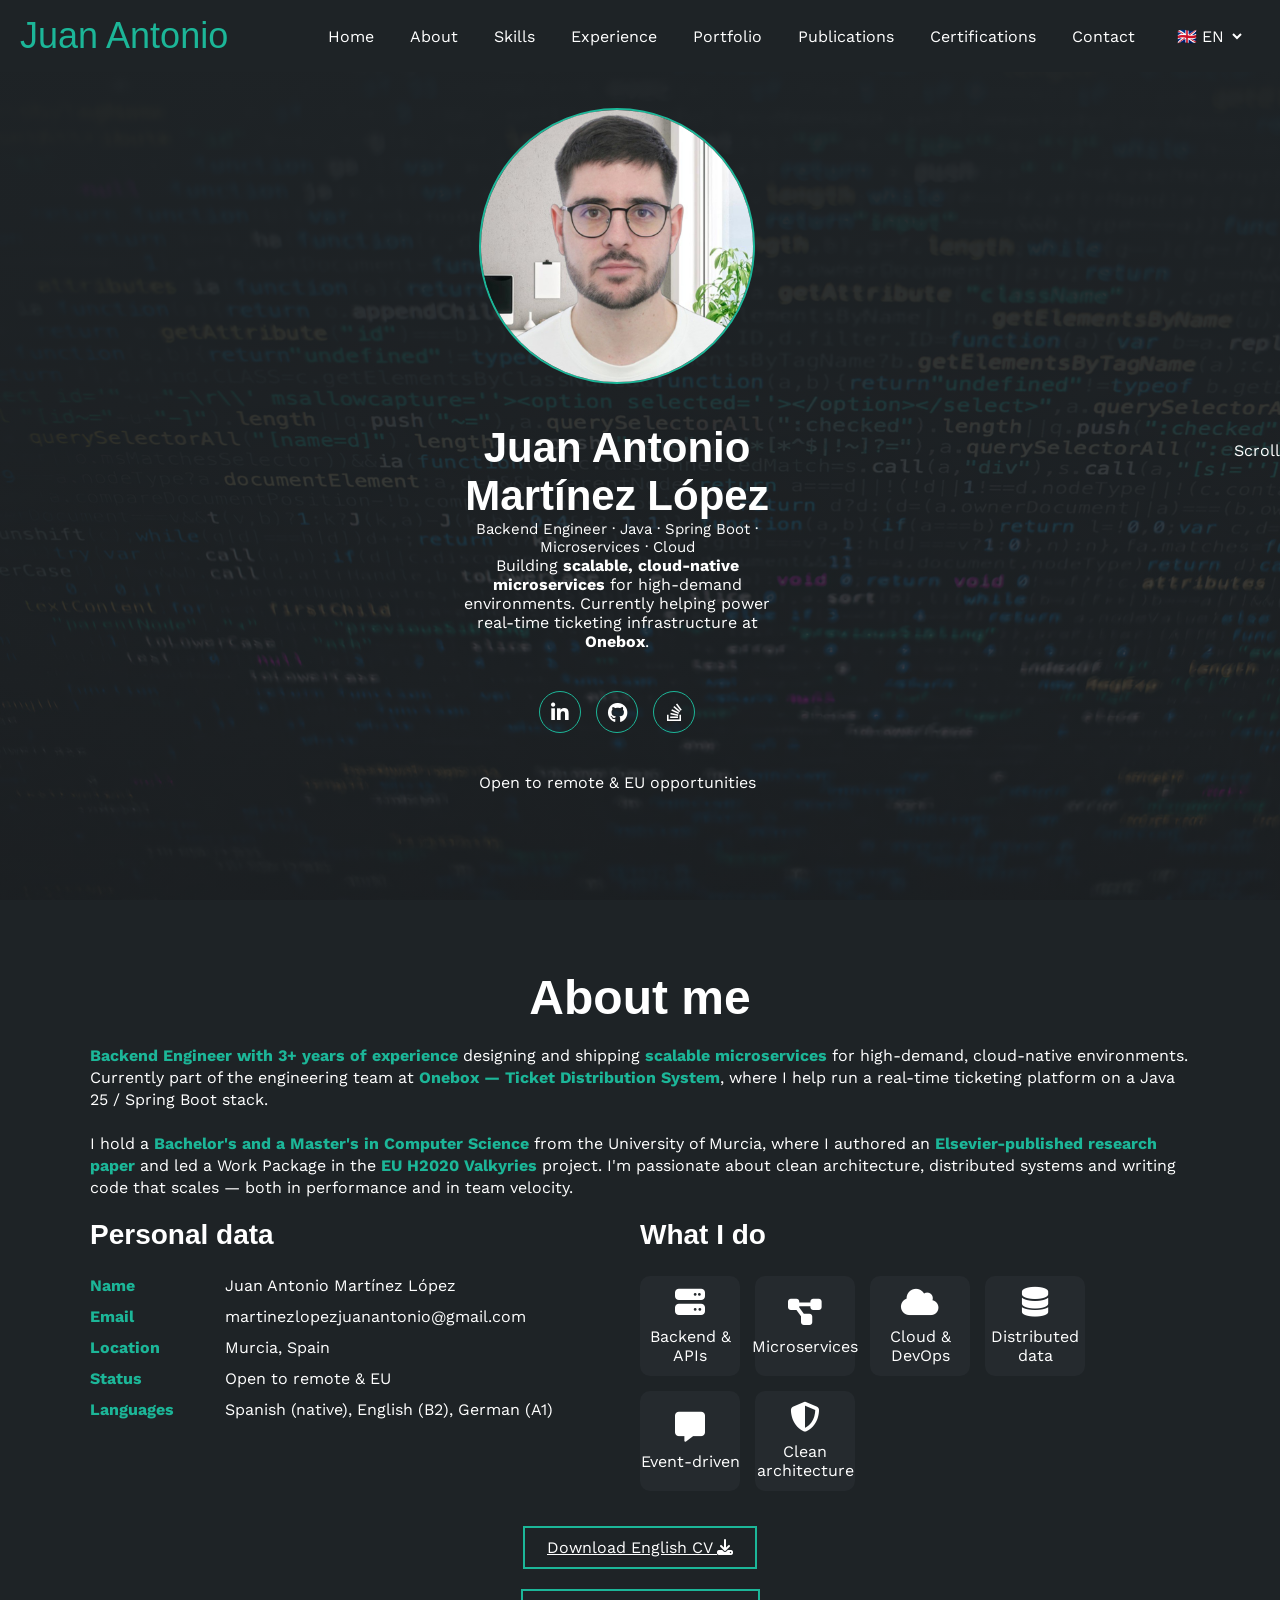
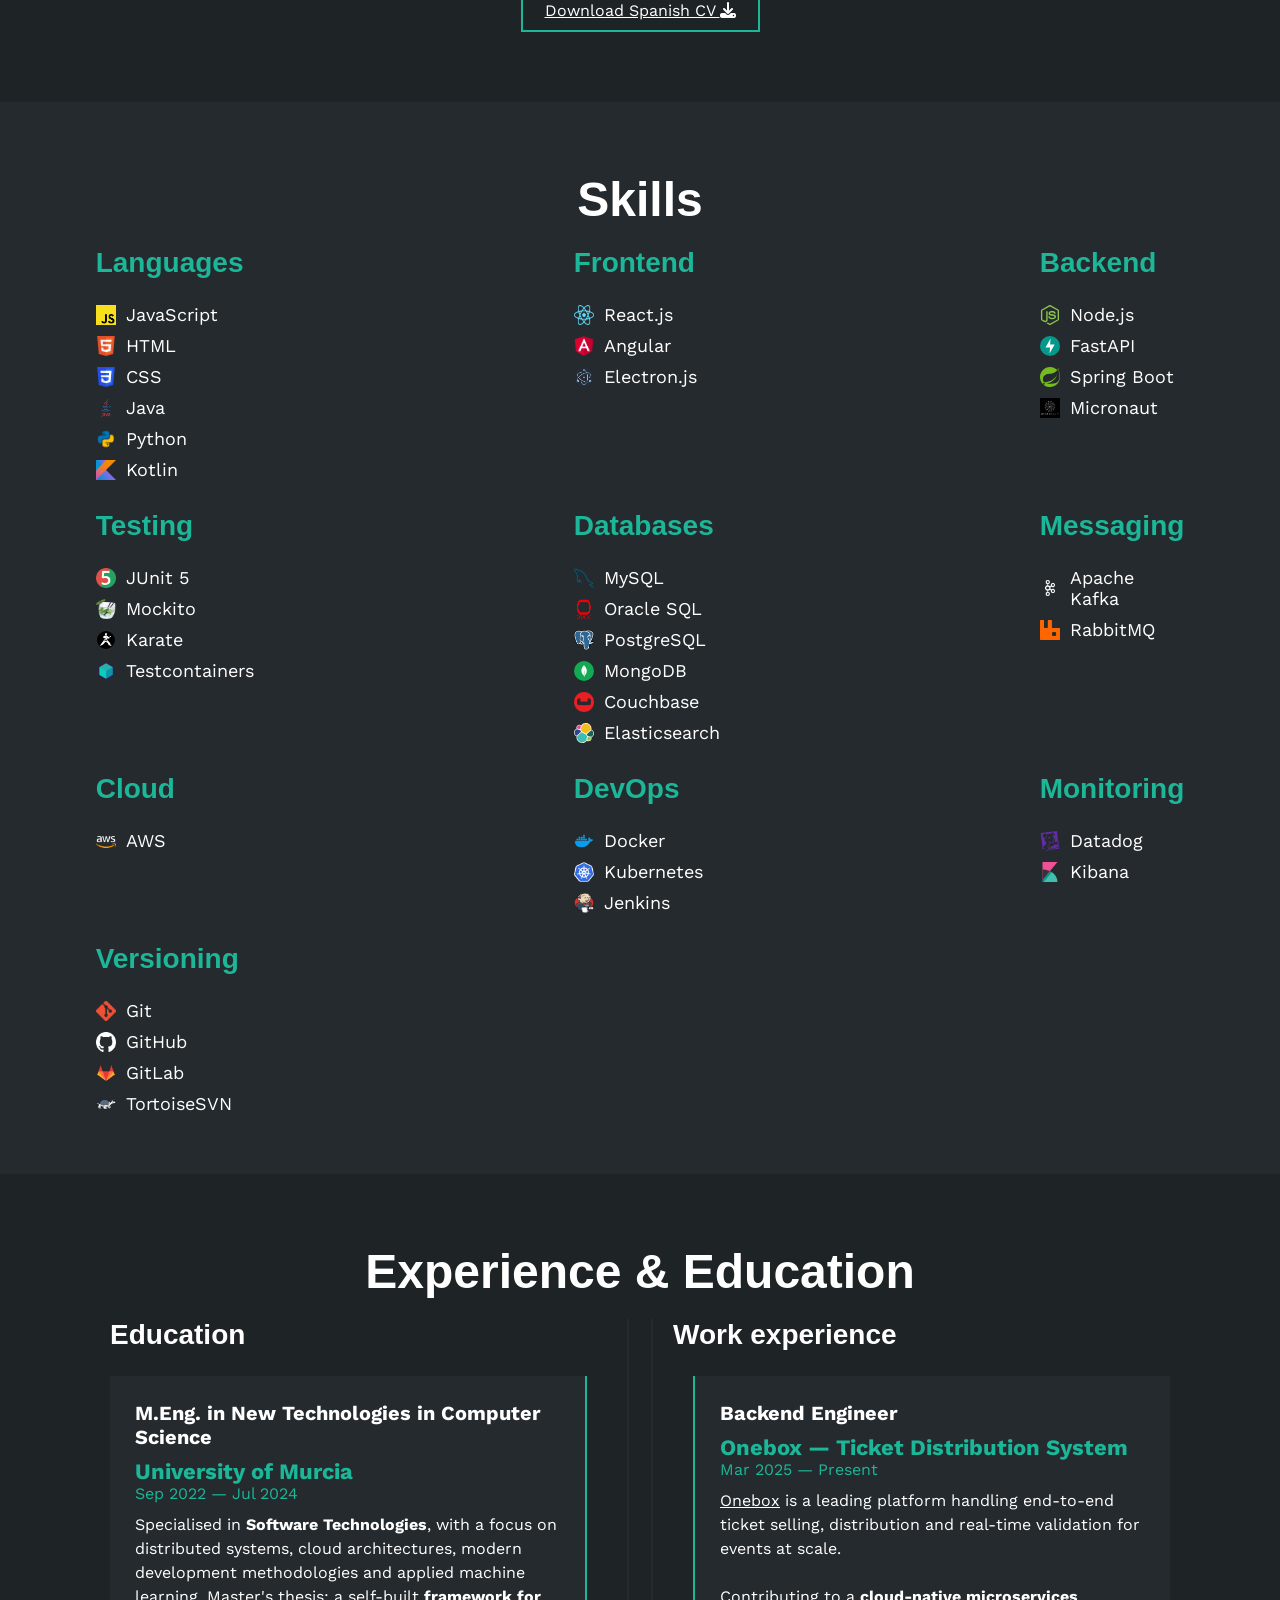
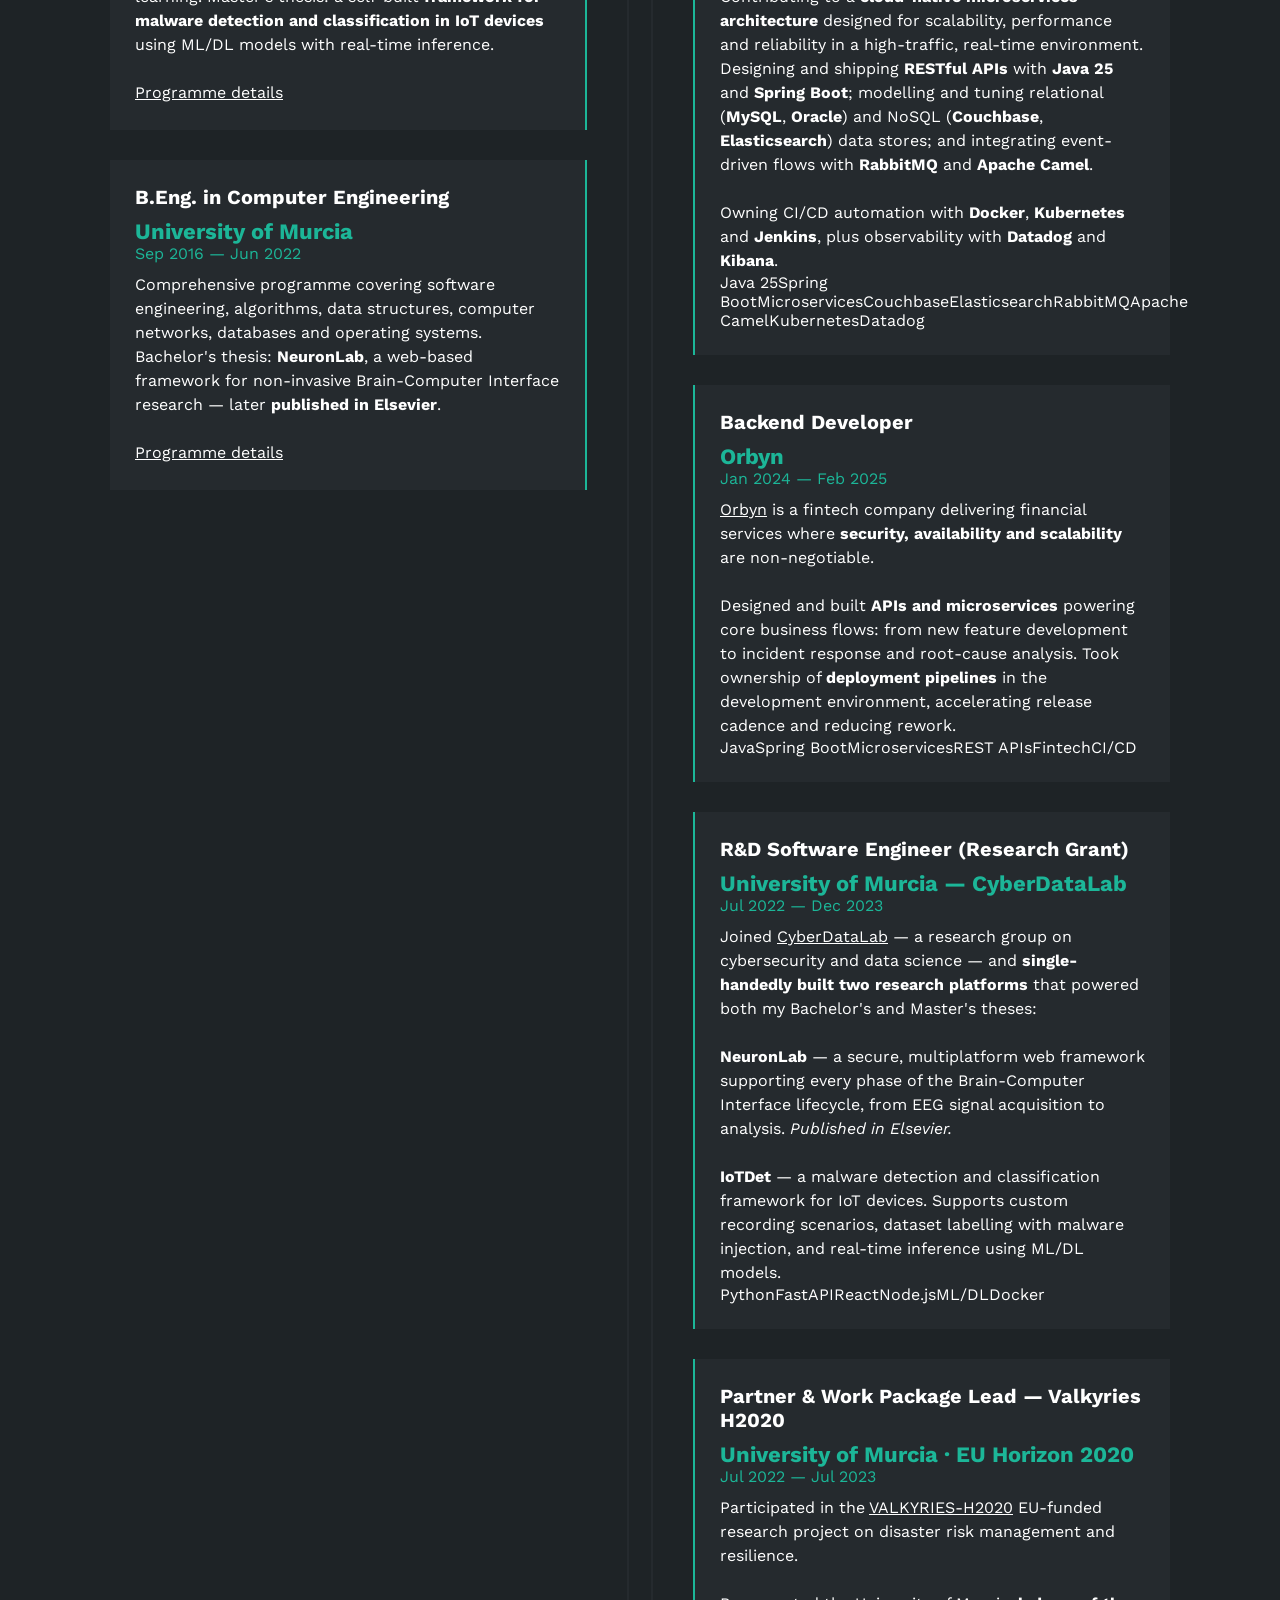
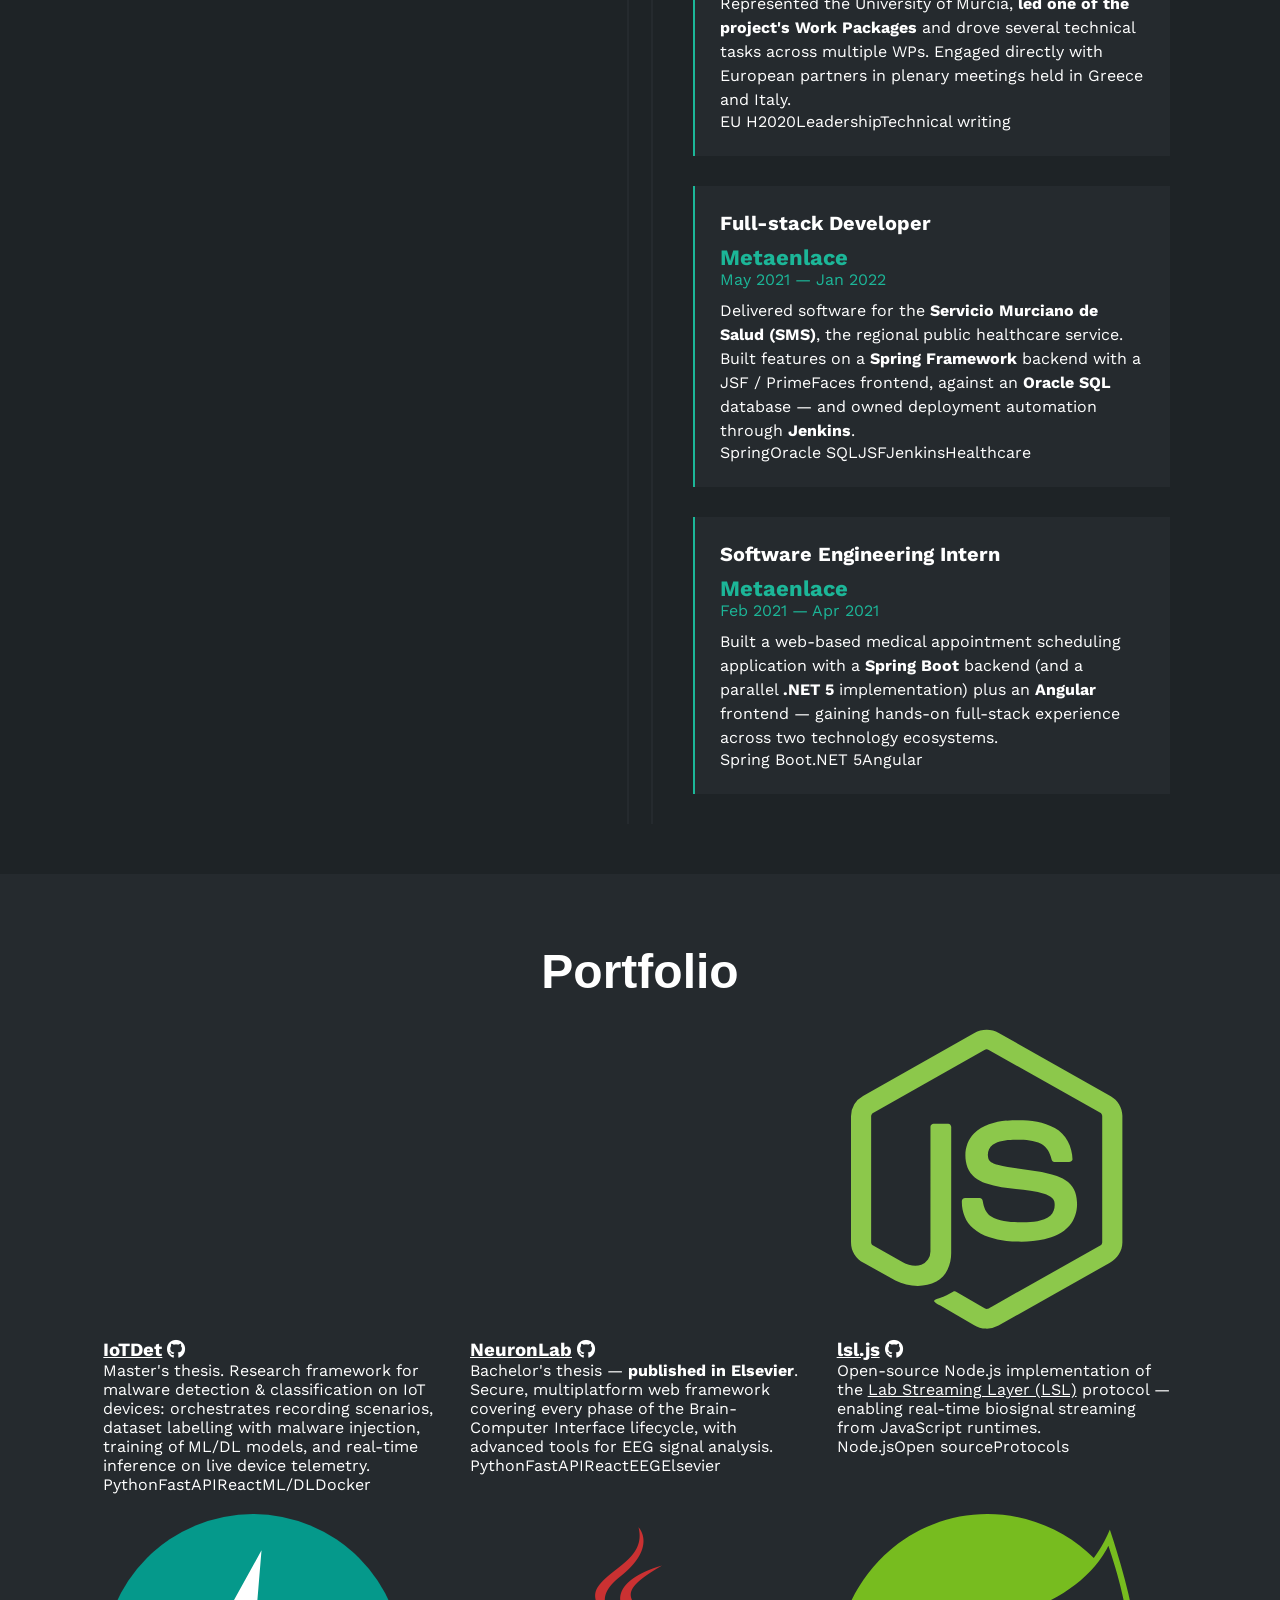
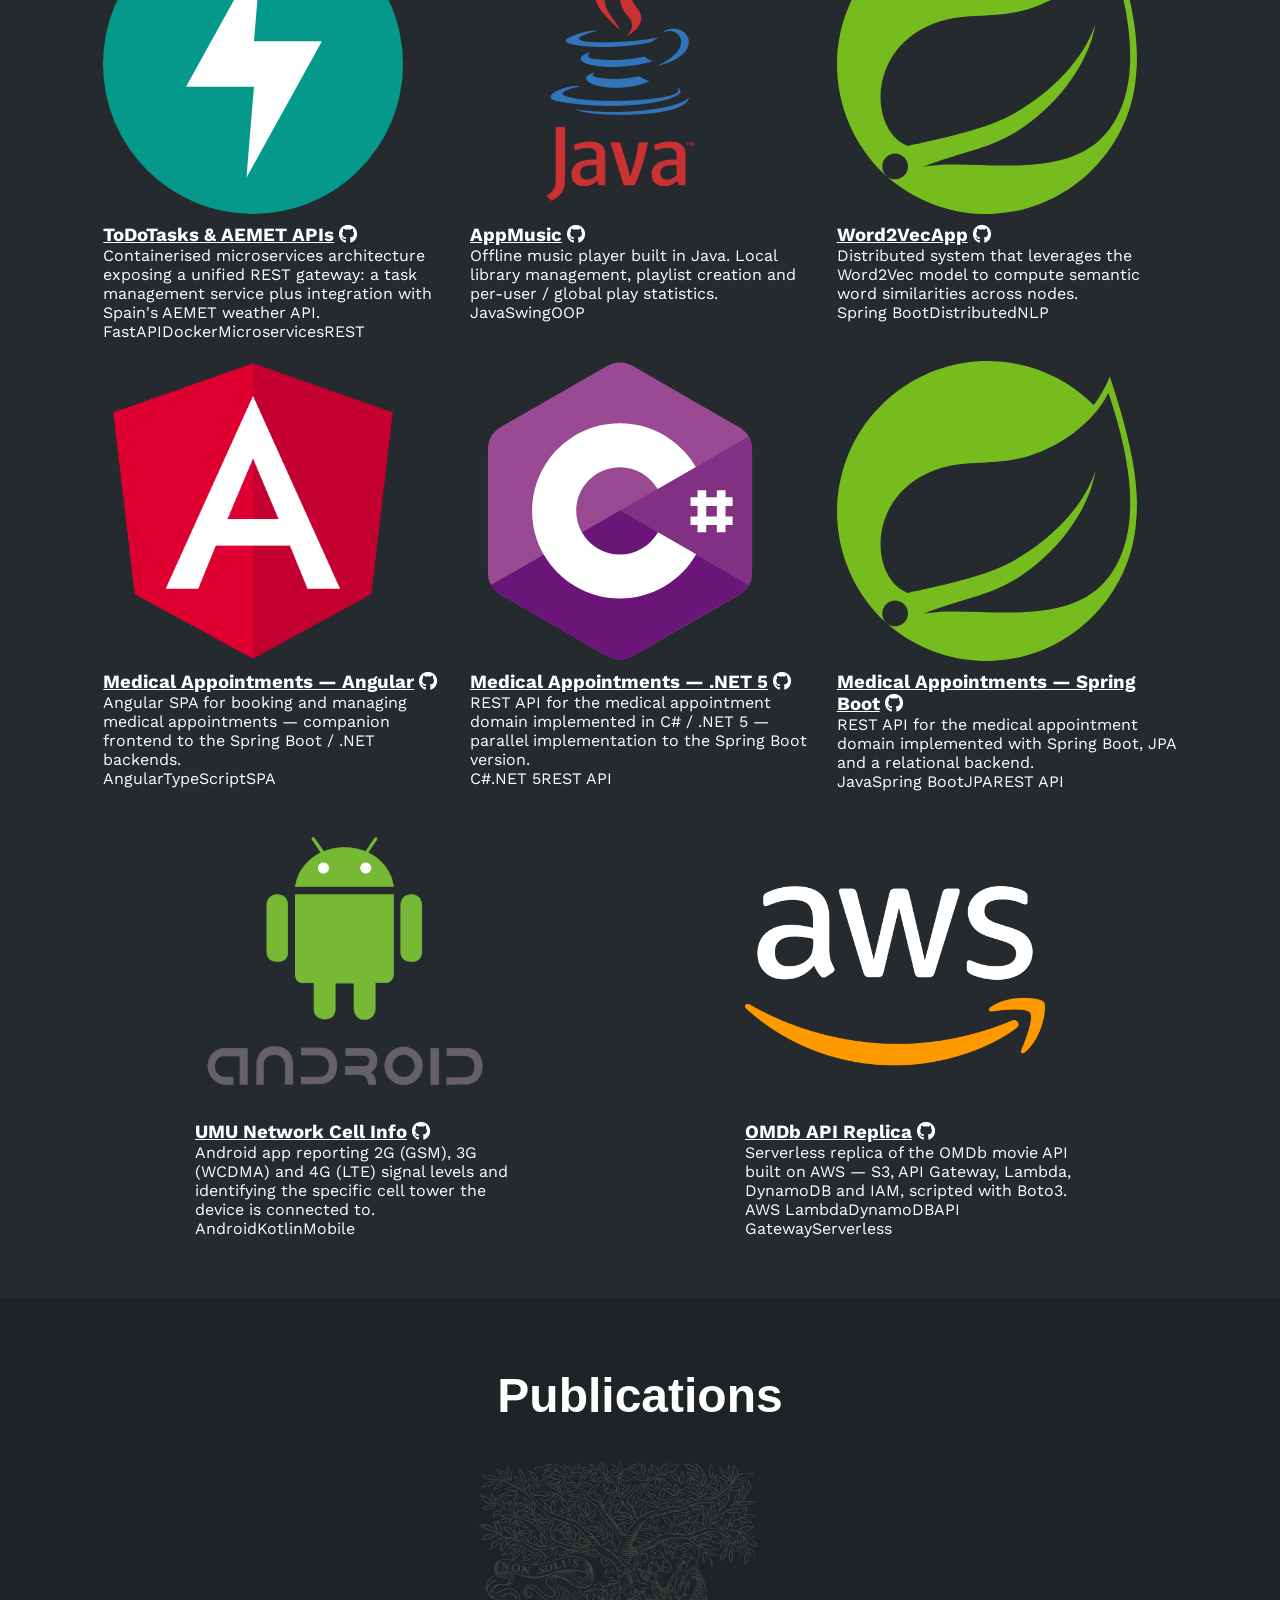
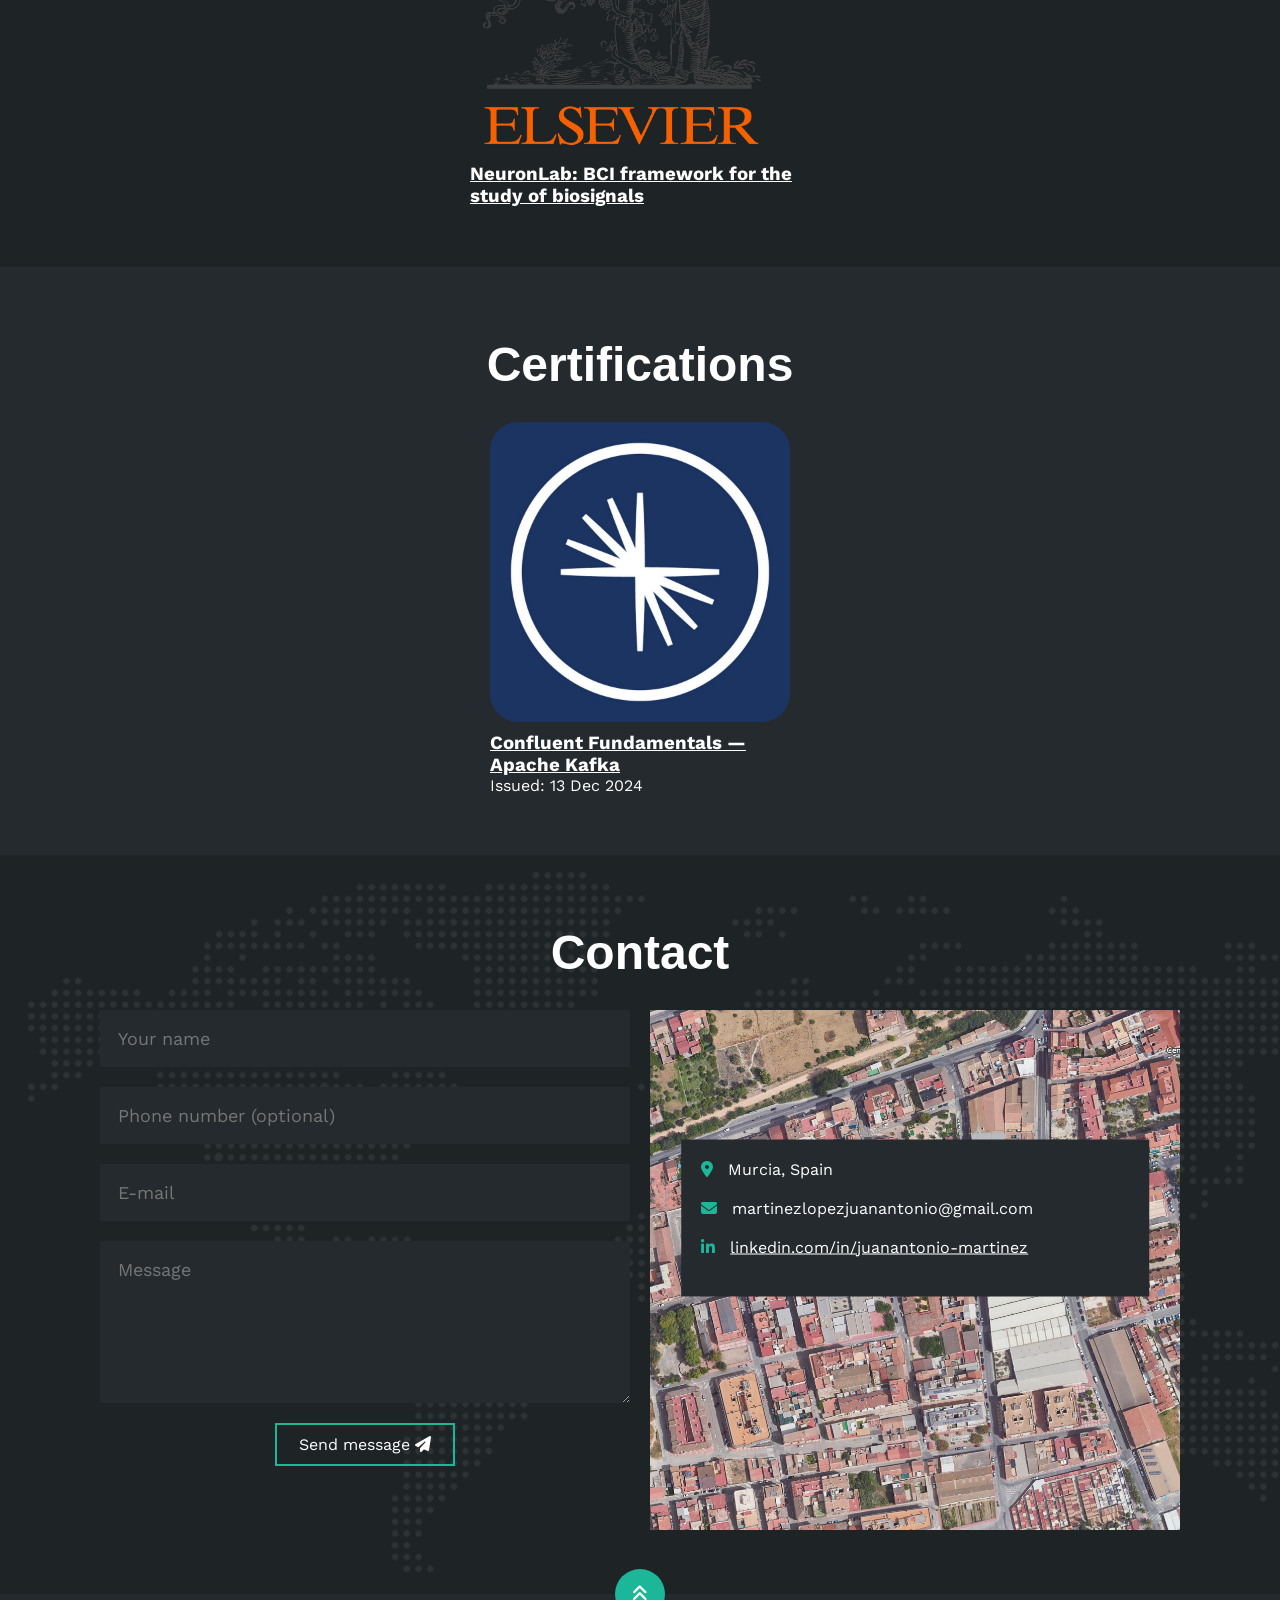
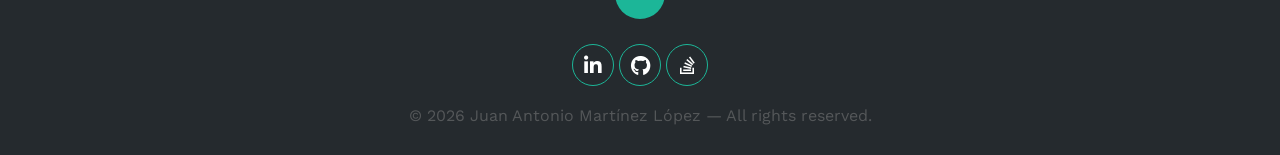
<file: index.html>
<!DOCTYPE html>
<html lang="en">
<head>
    <meta charset="UTF-8">
    <meta name="viewport" content="width=device-width, initial-scale=1.0">
    <title>Portfolio</title>
    <script>
        // Detect the user's preferred language
        const userLang = navigator.language || navigator.userLanguage; // e.g., "en-US", "es-ES"

        // Extract the first part of the language code (e.g., "en" from "en-US")
        const languageCode = userLang.split('-')[0];

        // Define supported languages
        const supportedLanguages = ['en', 'es']; // Add other language codes as needed

        // Redirect to the corresponding folder or a default language
        if (supportedLanguages.includes(languageCode)) {
            window.location.href = `/portfolio/${languageCode}`;
        } else {
            // Default to English if the language is unsupported
            window.location.href = '/portfolio/en';
        }
    </script>
</head>
<body>

</body>
</html>
</file>
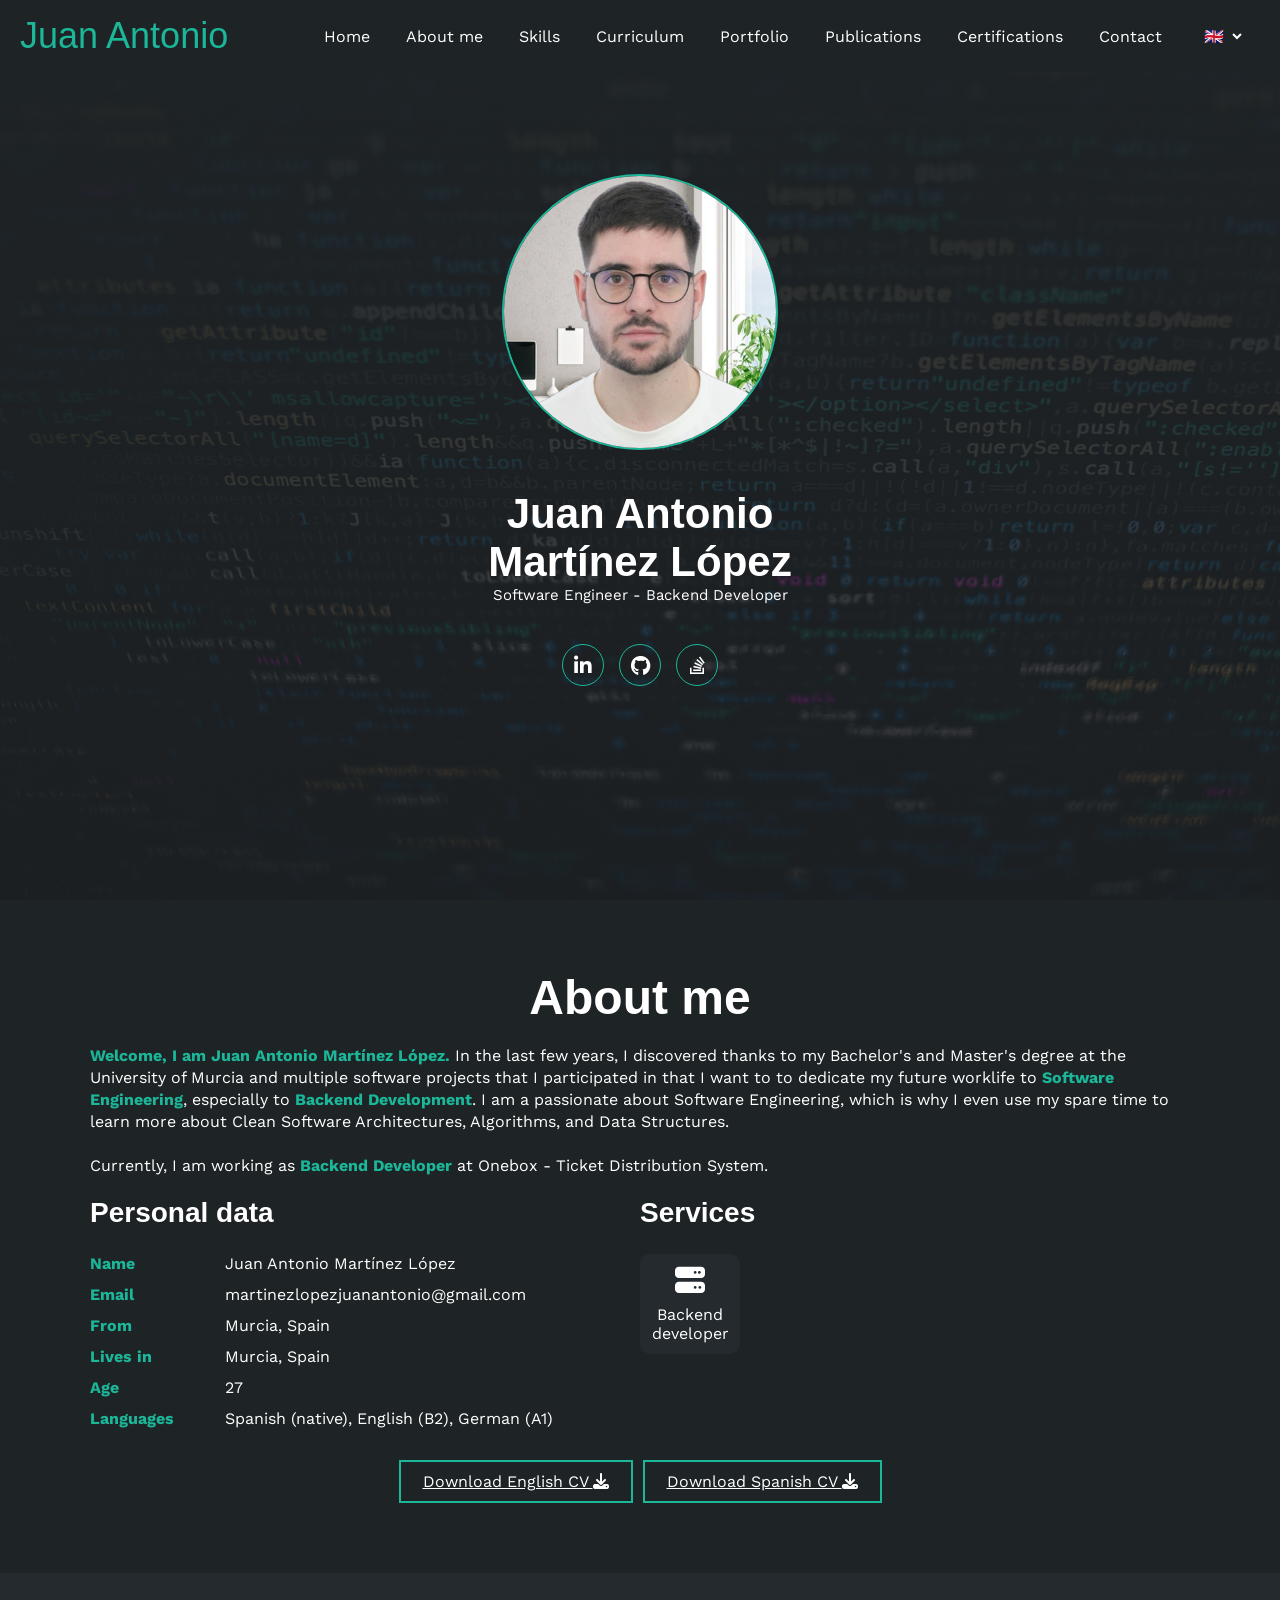
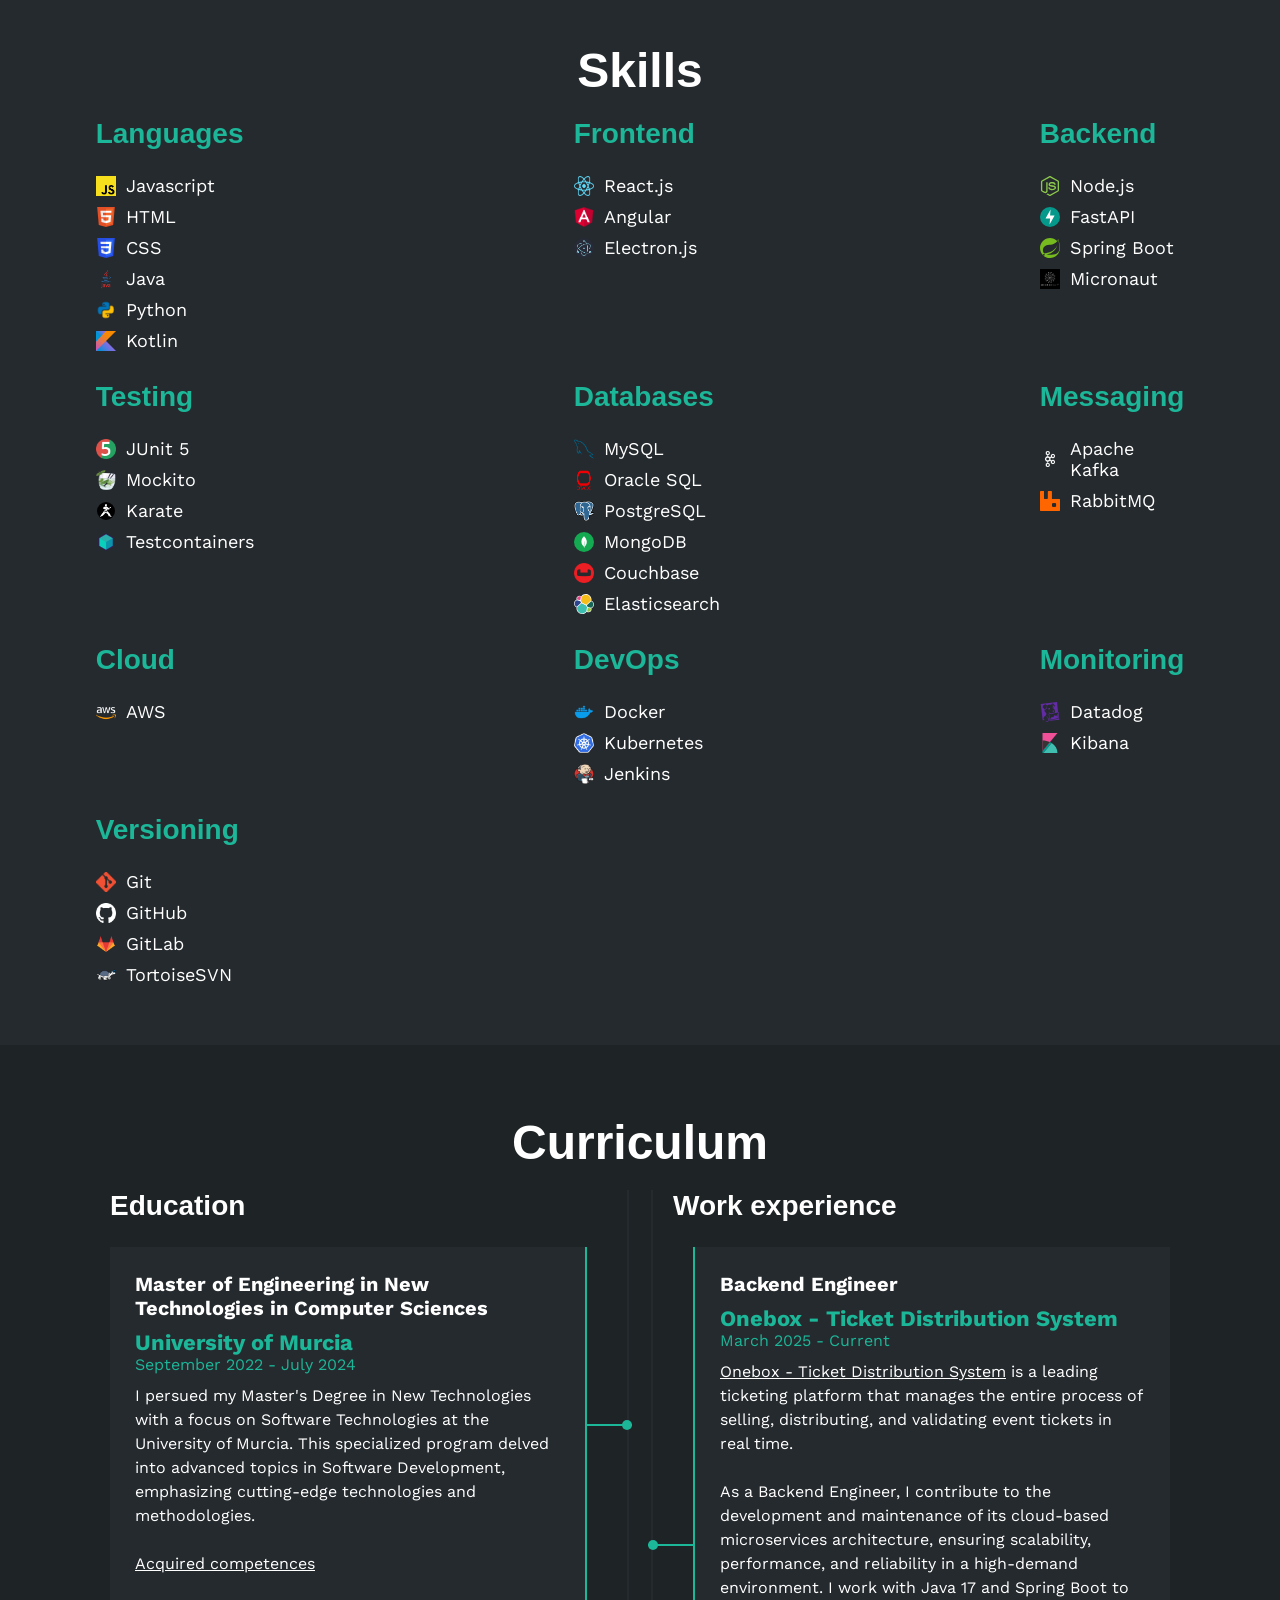
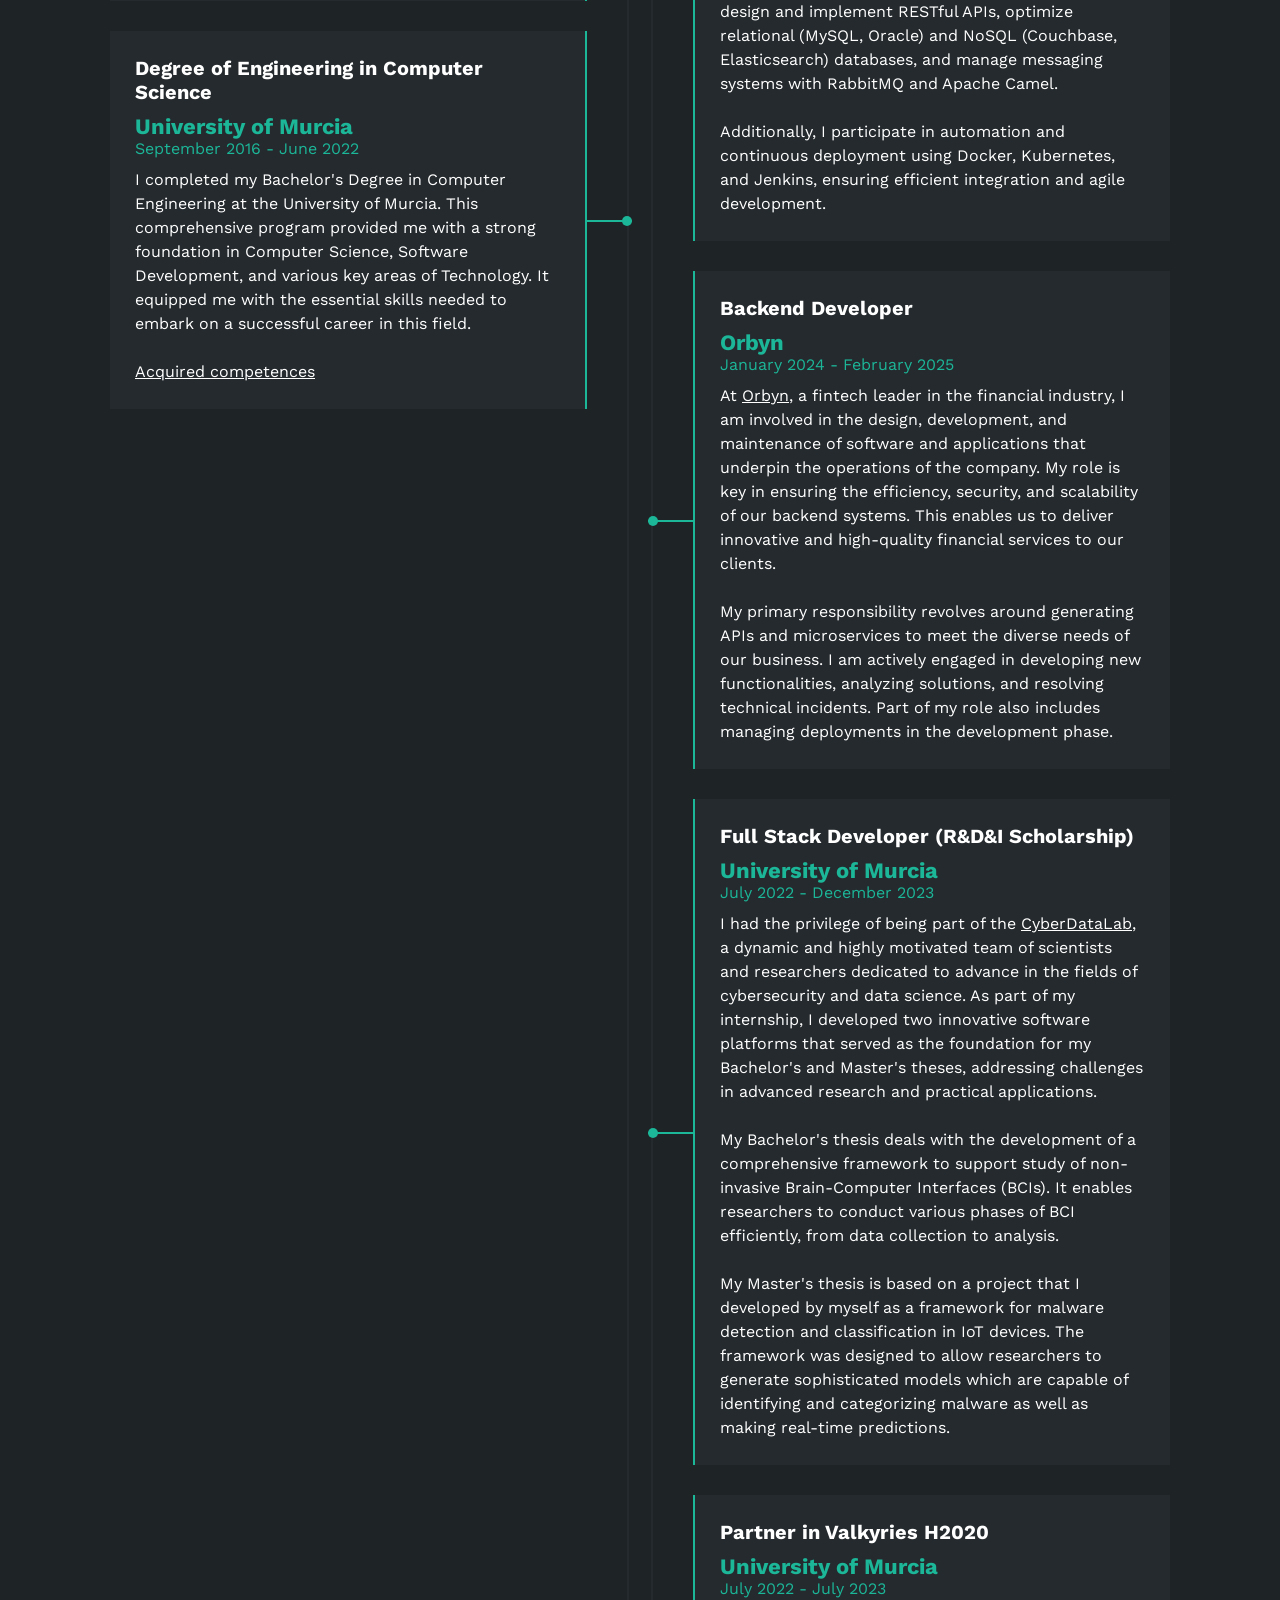
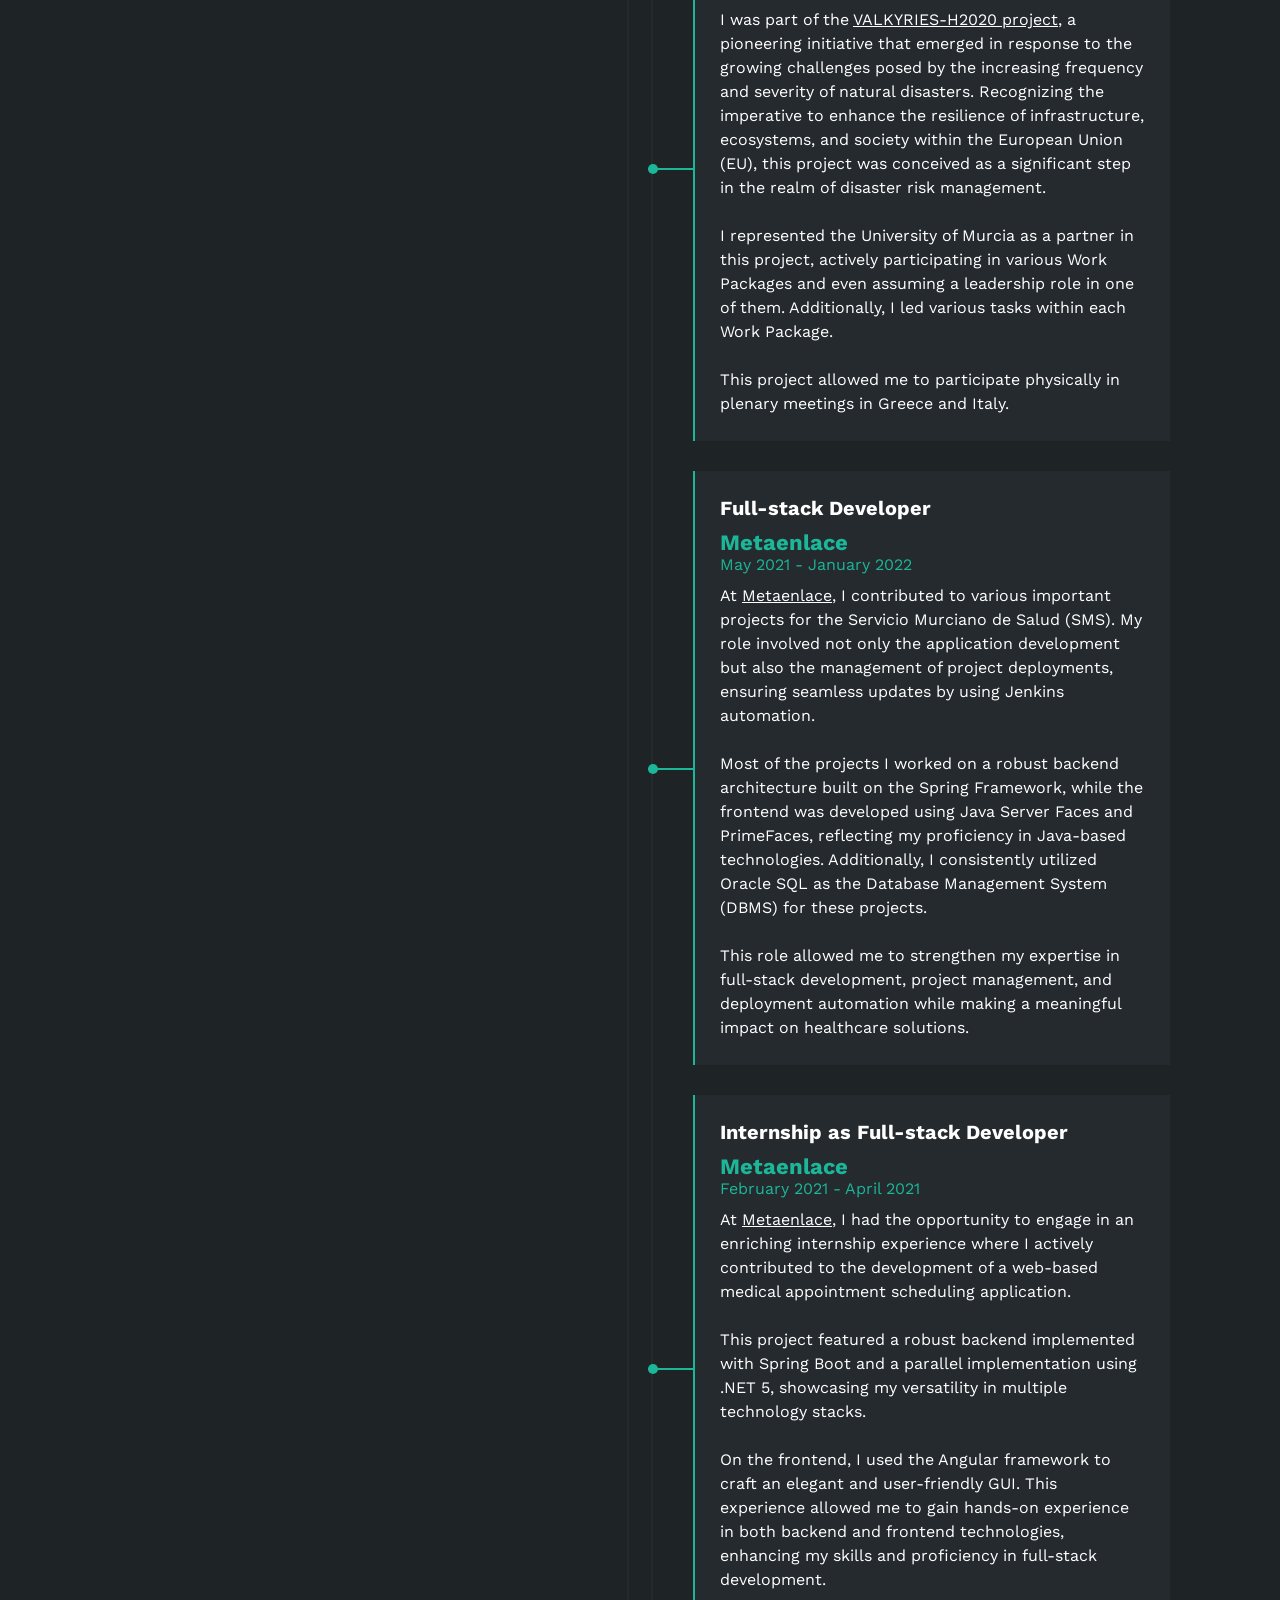
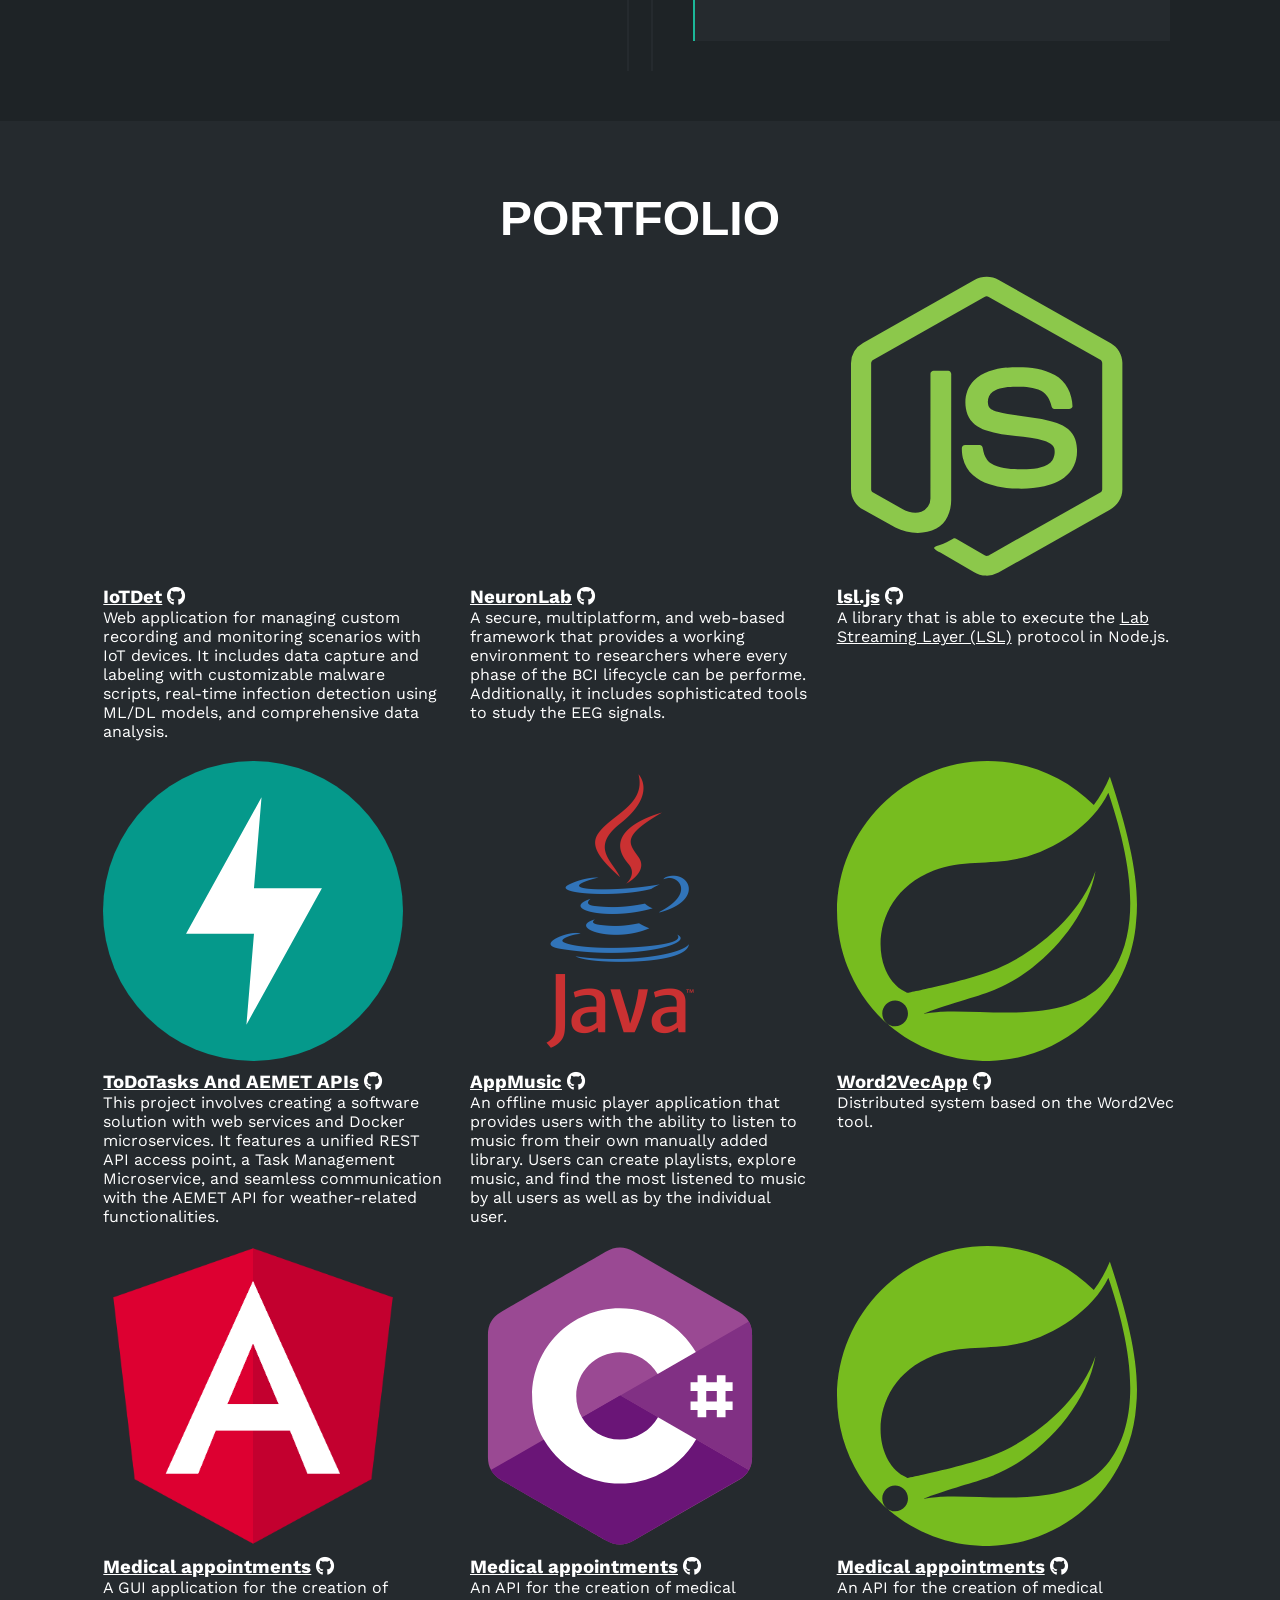
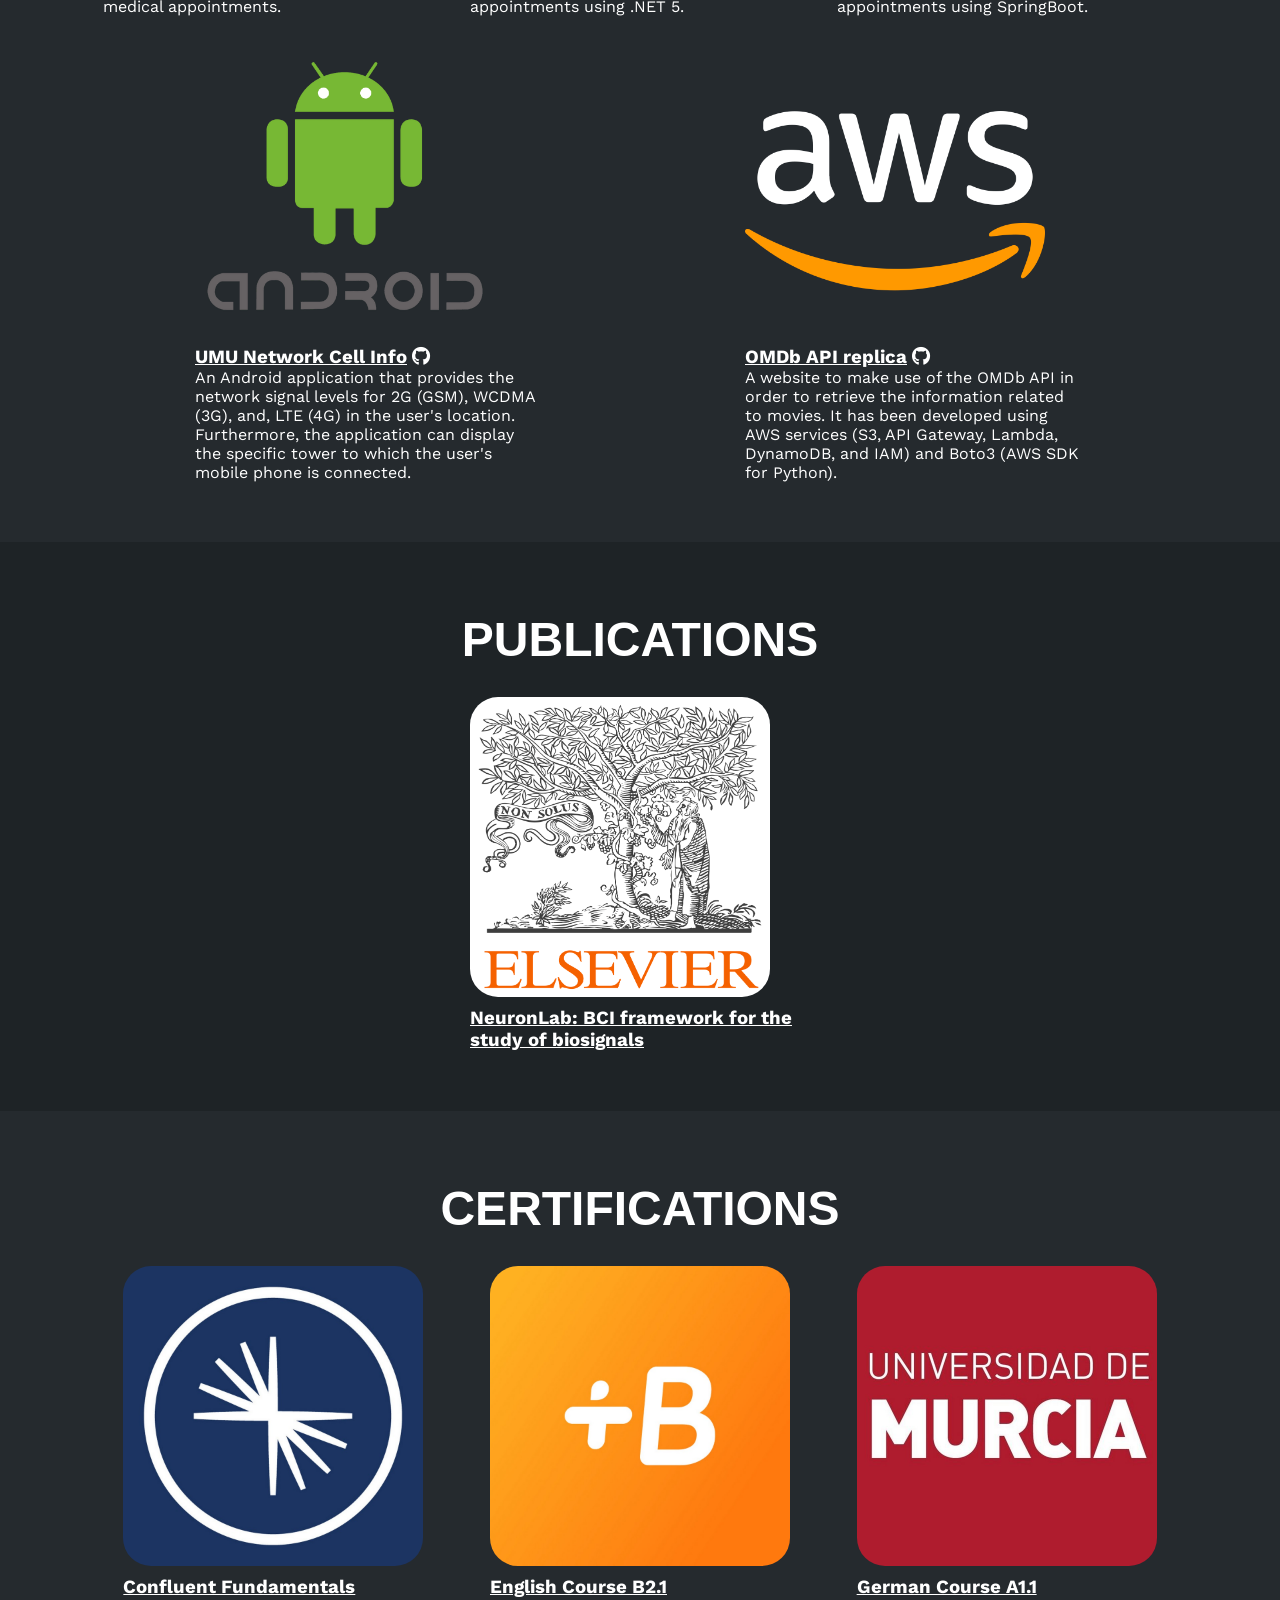
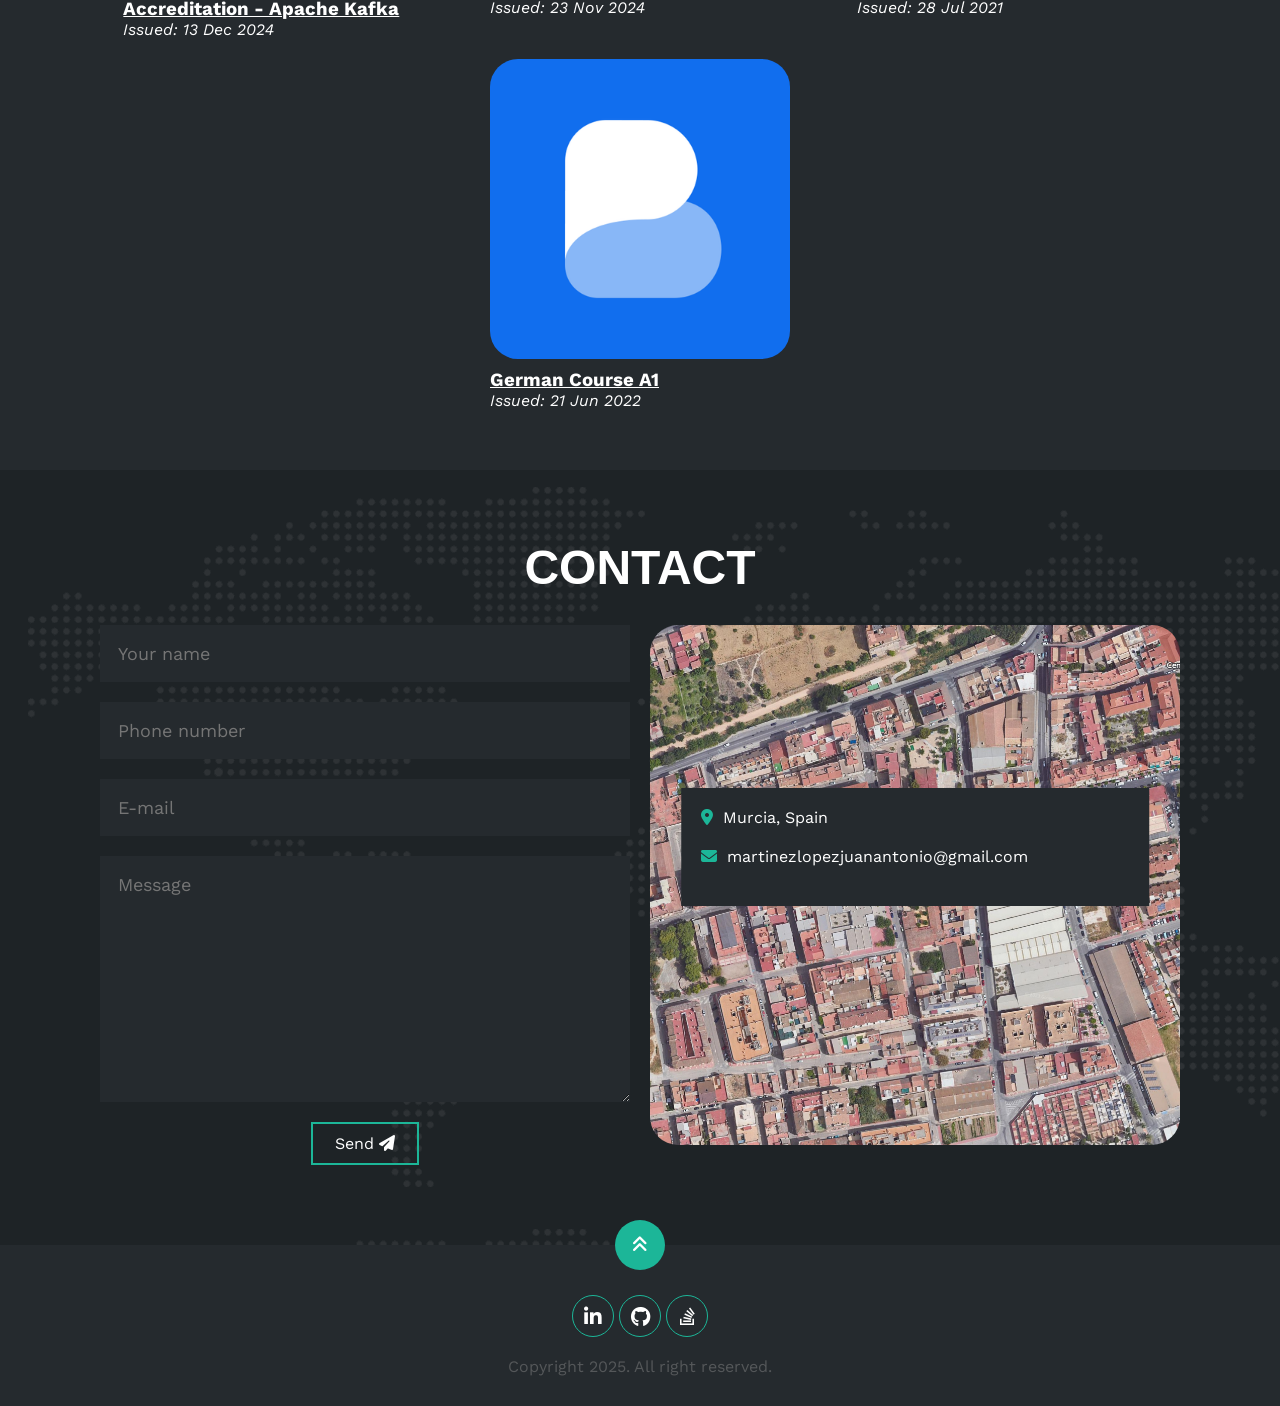
<file: en/index.html>
<!DOCTYPE html>
<html lang="es">
<head>
    <meta charset="UTF-8">
    <meta http-equiv="X-UA-Compatible" content="IE=edge">
    <meta name="viewport" content="width=device-width, initial-scale=1.0">
    <link rel="stylesheet" href="https://cdnjs.cloudflare.com/ajax/libs/font-awesome/6.1.2/css/all.min.css" integrity="sha512-1sCRPdkRXhBV2PBLUdRb4tMg1w2YPf37qatUFeS7zlBy7jJI8Lf4VHwWfZZfpXtYSLy85pkm9GaYVYMfw5BC1A==" crossorigin="anonymous" referrerpolicy="no-referrer" />
    <title>Portfolio</title>
    <link rel="stylesheet" href="../common/estilo.css">
    <link rel="icon" type="image/png" sizes="32x32" href="img/favicon-32.png">
</head>
<body>
    <!-- MENU ENCABEZADO -->
    <div class="contenedor-header">
        <header>
            <div class="logo">
                <a href="#">Juan Antonio</a>
            </div>
            <nav id="nav">
                <ul>
                    <li><a href="#home" onclick="seleccionar()">Home</a></li>
                    <li><a href="#aboutme" onclick="seleccionar()">About me</a></li>
                    <li><a href="#skills" onclick="seleccionar()">Skills</a></li>
                    <li><a href="#curriculum" onclick="seleccionar()">Curriculum</a></li>
                    <li><a href="#portfolio" onclick="seleccionar()">Portfolio</a></li>
                    <li><a href="#publication" onclick="seleccionar()">Publications</a></li>
                    <li><a href="#certification" onclick="seleccionar()">Certifications</a></li>
                    <li><a href="#contact" onclick="seleccionar()">Contact</a></li>
                    <li class="language-selector">
                        <select id="language-select" onchange="cambiarIdioma()">
                            <option value="es">🇪🇸</option>
                            <option selected value="en">🇬🇧</option>
                        </select>
                    </li>
                </ul>
            </nav>
            <div class="nav-responsive" onclick="mostrarOcultarMenu()">
                <i class="fa-solid fa-bars"></i>
            </div>
        </header>
    </div>

    <!-- SECCION INICIO -->
    <section id="home" class="inicio">
        <div class="contenido-banner">
            <div class="contenedor-img">
                <img src="../common/img/a2.jpeg" alt="">
            </div>
            <h1>Juan Antonio Martínez López</h1>
            <h2>Software Engineer - Backend Developer</h2>
            <div class="redes">               
                <a href="https://www.linkedin.com/in/juanantonio-martinez/" target="_blank"><i class="fa-brands fa-linkedin-in"></i></a>
                <a href="https://github.com/JuananMtez" target="_blank"><i class="fa-brands fa-github"></i></a>
                <a href="https://stackoverflow.com/users/19906802/juan-antonio-martinez-lopez" target="_blank"><i class="fa-brands fa-stack-overflow"></i></a>

                
            </div>
        </div>
    </section>

    <!-- SECCION SOBRE MI -->
    <section id="aboutme" class="sobremi">
        <div class="contenido-seccion">
            <h2>About me</h2>
            <p><span>Welcome, I am Juan Antonio Martínez López.</span> In the last few years, I discovered thanks to my Bachelor's and Master's degree at the University of Murcia and multiple software projects that 
                I participated in that I want to  to dedicate my future worklife to <span>Software Engineering</span>, especially to
                <span>Backend Development</span>. I am a passionate about Software Engineering, which is why I even use my spare time to learn more about Clean Software Architectures, Algorithms,
                and Data Structures.<br/><br/>
                Currently, I am working as <span>Backend Developer</span> at Onebox - Ticket Distribution System.</p>

            <div class="fila">
                <!-- datos personales -->
                <div class="col">
                    <h3>Personal data</h3>
                    <ul>
                        <li>
                            <strong>Name</strong>
                            Juan Antonio Martínez López
                        </li>
                        <li>
                            <strong>Email</strong>
                            martinezlopezjuanantonio@gmail.com
                        </li>
                        <li>
                            <strong>From</strong>
                            Murcia, Spain
                        </li>
                        <li>
                            <strong>Lives in</strong>
                            Murcia, Spain
                        </li>
                        <li>
                            <strong>Age</strong>
                            27
                        </li>
                        <li>
                            <strong>Languages</strong>
                            Spanish (native), English (B2), German (A1)
                        </li>
  
                    </ul>
                </div>

                <!-- intereses -->
                <div class="col">
                    <h3>Services</h3>
                    <div class="contenedor-intereses">
                        <div class="interes">
                            <i class="fa-solid fa-server"></i>
                            <span>Backend developer</span>
                        </div> 
                    </div>
                </div>
            </div>
            <div style="display: flex; justify-content: center; align-items: center; gap: 10px;">
                <a href="../common/pdf/CV___English.pdf" target="_blank">
                    <button>
                      Download English CV <i class="fa-solid fa-download"></i>
                      <span class="overlay"></span>
                    </button>
                  </a>
                  <a href="../common/pdf/CV__Spanish.pdf" target="_blank">
                    <button>
                      Download Spanish CV <i class="fa-solid fa-download"></i>
                      <span class="overlay"></span>
                    </button>
                  </a>
            </div>
            
        </div>
    </section>

    <!-- SECCION SKILLS -->
    <section class="skills" id="skills">
        <div class="contenido-seccion">
            <h2>Skills</h2>
            <div class="fila">
                <!-- Technical Skill -->
                <div class="col">
                    <h3>Languages</h3>
                    <div class="skill">
                        <img src="../common/img/javascript.png" alt="Icono">
                        <span>Javascript</span>
                    </div>
                    <div class="skill">
                        <img src="../common/img/html5.svg" alt="Icono">

                        <span>HTML</span>
                        
                    </div>
                    <div class="skill">
                        <img src="../common/img/css3.svg" alt="Icono">

                        <span>CSS</span>
                        
                    </div>
                    <div class="skill">
                        <img src="../common/img/java.png" alt="Icono">

                        <span>Java</span>
                        
                    </div>
                    <div class="skill">
                        <img src="../common/img/python.png" alt="Icono">

                        <span>Python</span>
                        
                    </div>
                    <div class="skill">
                        <img src="../common/img/kotlin.png" alt="Icono">

                        <span>Kotlin</span>
                        
                    </div>
                    
                </div>
                <div class="col">
                <h3>Frontend</h3>
                <div class="skill">
                    <img src="../common/img/react.png" alt="Icono">

                    <span>React.js</span>
                    
                </div>
                <div class="skill">
                    <img src="../common/img/angular.png" alt="Icono">

                    <span>Angular</span>
                    
                </div>
                <div class="skill">
                    <img src="../common/img/electrong.png" alt="Icono">

                    <span>Electron.js</span>
                    
                </div>
                </div>
                <!-- Technical Skill -->
                <div class="col">
                    <h3>Backend</h3>
                   
                    <div class="skill">
                        <img src="../common/img/nodejs-icon.svg" alt="Icono">

                        <span>Node.js</span>
                        
                    </div>
                    <div class="skill">
                        <img src="../common/img/fastapi.svg" alt="Icono">

                        <span>FastAPI</span>
                        
                    </div>
                    <div class="skill">
                        <img src="../common/img/spring.svg" alt="Icono">

                        <span>Spring Boot</span>
                        
                    </div>
                    <div class="skill">
                        <img src="../common/img/micronaut.png" alt="Icono">

                        <span>Micronaut</span>
                        
                    </div>
                </div>
                <div class="col">
                    <h3>Testing</h3>
                   
                    <div class="skill">
                        <img src="../common/img/junit5-logo.png" alt="Icono">

                        <span>JUnit 5</span>
                        
                    </div>
                    <div class="skill">
                        <img src="../common/img/image-59-removebg-preview.png" alt="Icono">

                        <span>Mockito</span>
                        
                    </div>
                    <div class="skill">
                        <img src="../common/img/karate.svg" alt="Icono">

                        <span>Karate</span>
                        
                    </div>
                    <div class="skill">
                        <img src="../common/img/testcontainers.png" alt="Icono">

                        <span>Testcontainers</span>
                        
                    </div>
                </div>
                <!-- Technical Skill -->
                <div class="col">
                    <h3>Databases</h3>
                    <div class="skill">
                        <img src="../common/img/mysql.png" alt="Icono">

                        <span>MySQL</span>
                        
                    </div>
                    <div class="skill">
                        <img src="../common/img/oracle.png" alt="Icono">

                        <span>Oracle SQL</span>
                        
                    </div>
                    <div class="skill">
                        <img src="../common/img/postgres.png" alt="Icono">

                        <span>PostgreSQL</span>
                        
                    </div>
                    <div class="skill">
                        <img src="../common/img/mongodb.svg" alt="Icono">
    
                        <span>MongoDB</span>
                    
                    </div>
                    <div class="skill">
                        <img src="../common/img/couchbase.png" alt="Icono">
    
                        <span>Couchbase</span>
                    
                    </div>
                    <div class="skill">
                        <img src="../common/img/elasticsearch.svg" alt="Icono">
    
                        <span>Elasticsearch</span>
                    
                    </div>
                    
                </div>

              <!-- Technical Skill -->
              <div class="col">
                <h3>Messaging</h3>
    
                <div class="skill">
                    <img src="../common/img/kafka.png" alt="Icono">

                    <span>Apache Kafka</span>
                
                </div>
                <div class="skill">
                    <img src="../common/img/rabbitmq.png" alt="Icono">

                    <span>RabbitMQ</span>
                
                </div>
            </div>
                <!-- Cloud -->
                <div class="col">
                    <h3>Cloud</h3>
                    <div class="skill">
                        <img src="../common/img/aws3.png" alt="Icono">
    
                        <span>AWS</span>
                    
                    </div>
                    
                </div>
                <div class="col">
                    <h3>DevOps</h3>
                    
                    <div class="skill">
                        <img src="../common/img/docker.png" alt="Icono">
    
                        <span>Docker</span>
                    
                    </div>
                    <div class="skill">
                        <img src="../common/img/k-logo.webp" alt="Icono">
    
                        <span>Kubernetes</span>
                    
                    </div>
                    <div class="skill">
                        <img src="../common/img/Jenkins_logo.svg.png" alt="Icono">
    
                        <span>Jenkins</span>
                    
                    </div>
                </div>
                <div class="col">
                    <h3>Monitoring</h3>
                    <div class="skill">
                        <img src="../common/img/datadog.svg" alt="Icono">
    
                        <span>Datadog</span>
                    
                    </div>
                    <div class="skill">
                        <img src="../common/img/kibana.svg" alt="Icono">
    
                        <span>Kibana</span>
                    
                    </div>
                </div>
                <div class="col">
                    <h3>Versioning</h3>
                    
                    <div class="skill">
                        <img src="../common/img/git.png" alt="Icono">
    
                        <span>Git</span>
                    
                    </div>
                    <div class="skill">
                        <img src="../common/img/github.png" alt="Icono">
    
                        <span>GitHub</span>
                    
                    </div>
                    <div class="skill">
                        <img src="../common/img/gitlab.png" alt="Icono">
    
                        <span>GitLab</span>
                    
                    </div>
                    <div class="skill">
                        <img src="../common/img/tortoisesvn.png" alt="Icono">
    
                        <span>TortoiseSVN</span>
                    
                    </div>
                    
                </div>
    
               
            </div>
        </div>
    </section>

    <!-- SECCION CURRICULUM -->
    <section id="curriculum" class="curriculum">
        <div class="contenido-seccion">
            <h2>Curriculum</h2>
            <div class="fila">
                <div class="col izquierda">
                    <h3>Education</h3>
                    <div class="item izq">
                        <h4>Master of Engineering in New Technologies in Computer Sciences</h4>
                        <span class="casa">University of Murcia</span>
                        <span class="fecha">September 2022 - July 2024</span>
                        <p>I persued my Master's Degree in New Technologies with a focus on Software Technologies at the University of Murcia. This specialized program delved into advanced topics in Software Development, emphasizing cutting-edge technologies and methodologies.<br/><br/><a target="_blank" href="https://www.um.es/web/estudios/masteres/tecnologias-informatica/descripcion">Acquired competences</a></p>
                        <div class="conectori">
                            <div class="circuloi"></div>
                        </div>
                    </div>
                    <div class="item izq">
                        <h4>Degree of Engineering in Computer Science</h4>
                        <span class="casa">University of Murcia</span>
                        <span class="fecha">September 2016 - June 2022</span>
                        <p>I completed my Bachelor's Degree in Computer Engineering at the University of Murcia. This comprehensive program provided me with a strong foundation in Computer Science, Software Development, and various key areas of Technology. It equipped me with the essential skills needed to embark on a successful career in this field.<br/><br/><a target="_blank" href="https://www.um.es/web/estudios/grados/informatica/descripcion">Acquired competences</a></p>
                        <div class="conectori">
                            <div class="circuloi"></div>
                        </div>
                    </div>
                    
                </div>

                <div class="col derecha">
                    <h3>Work experience</h3>
                     <div class="item der">
                        <h4>Backend Engineer</h4>
                        <span class="casa">Onebox - Ticket Distribution System</span>
                        <span class="fecha">March 2025 - Current</span>
                        <p><a href="https://www.oneboxtds.com/" target="_blank">Onebox - Ticket Distribution System</a> is a leading ticketing platform that manages the entire process of selling, distributing, and validating event tickets in real time.<br/><br/>

                            As a Backend Engineer, I contribute to the development and maintenance of its cloud-based microservices architecture, ensuring scalability, performance, and reliability in a high-demand environment. I work with Java 17 and Spring Boot to design and implement RESTful APIs, optimize relational (MySQL, Oracle) and NoSQL (Couchbase, Elasticsearch) databases, and manage messaging systems with RabbitMQ and Apache Camel.<br/><br/>
                            
                            Additionally, I participate in automation and continuous deployment using Docker, Kubernetes, and Jenkins, ensuring efficient integration and agile development.</p>
                        <div class="conectord">
                            <div class="circulod"></div>
                        </div>
                    </div>
                    <div class="item der">
                        <h4>Backend Developer</h4>
                        <span class="casa">Orbyn</span>
                        <span class="fecha">January 2024 - February 2025</span>
                        <p>At <a href="https://orbyn.com/" target="_blank">Orbyn</a>, a fintech leader in the financial industry, I am involved in the design, development, and maintenance of software and applications that underpin the operations of the company. My role is key in ensuring the efficiency, security, and scalability of our backend systems. This enables us to deliver innovative and high-quality financial services to our clients.<br/><br/>

                            My primary responsibility revolves around generating APIs and microservices to meet the diverse needs of our business. I am actively engaged in developing new functionalities, analyzing solutions, and resolving technical incidents. Part of my role also includes managing deployments in the development phase.</p>
                        <div class="conectord">
                            <div class="circulod"></div>
                        </div>
                    </div>
                    <div class="item der">
                        <h4>Full Stack Developer (R&D&I Scholarship)</h4>
                        <span class="casa">University of Murcia</span>
                        <span class="fecha">July 2022 - December 2023</span>
                        
                        <p>I had the privilege of being part of the <a href="https://cyberdatalab.um.es/" target="_blank">CyberDataLab</a>, a dynamic and highly motivated team of scientists and researchers dedicated to advance in the fields of cybersecurity and data science.  As part of my internship, I developed two innovative software platforms that served as the foundation for my Bachelor's and Master's theses, addressing challenges in advanced research and practical applications.<br/><br/>

                            My Bachelor's thesis deals with the development of a comprehensive framework to support study of non-invasive Brain-Computer Interfaces (BCIs). It enables researchers to conduct various phases of BCI efficiently, from data collection to analysis.<br/><br/>
                            
                            My Master's thesis is based on a project that I developed by myself as a framework for malware detection and classification in IoT devices. The framework was designed to allow researchers to generate sophisticated models which are capable of identifying and categorizing malware as well as making real-time predictions.</p>
                        <div class="conectord">
                            <div class="circulod"></div>
                        </div>
                    </div>
                    <div class="item der">
                        <h4>Partner in Valkyries H2020</h4>
                        <span class="casa">University of Murcia</span>
                        <span class="fecha">July 2022 - July 2023</span>
                        <p>I was part of the <a href="https://www.valkyries-h2020.eu/" target="_blank">VALKYRIES-H2020 project</a>, a pioneering initiative that emerged in response to the growing challenges posed by the increasing frequency and severity of natural disasters. Recognizing the imperative to enhance the resilience of infrastructure, ecosystems, and society within the European Union (EU), this project was conceived as a significant step in the realm of disaster risk management.<br/><br/>

                            I represented the University of Murcia as a partner in this project, actively participating in various Work Packages and even assuming a leadership role in one of them. Additionally, I led various tasks within each Work Package.<br/><br/>This project allowed me to participate physically in plenary meetings in Greece and Italy.
                            </p>
                        <div class="conectord">
                            <div class="circulod"></div>
                        </div>
                    </div>
                    
                    <div class="item der">
                        <h4>Full-stack Developer</h4>
                        <span class="casa">Metaenlace</span>
                        <span class="fecha">May 2021 - January 2022</span>
                        <p>At <a href="https://metaenlace.com/" target="_blank">Metaenlace</a>, I contributed to various important projects for the Servicio Murciano de Salud (SMS). My role involved not only the application development but also the management of project deployments, ensuring seamless updates by using Jenkins automation.<br/><br/>

                            Most of the projects I worked on a robust backend architecture built on the Spring Framework, while the frontend was developed using Java Server Faces and PrimeFaces, reflecting my proficiency in Java-based technologies. Additionally, I consistently utilized Oracle SQL as the Database Management System (DBMS) for these projects.<br/><br/>
                            
                            This role allowed me to strengthen my expertise in full-stack development, project management, and deployment automation while making a meaningful impact on healthcare solutions.</p>
                        <div class="conectord">
                            <div class="circulod"></div>
                        </div>
                    </div>
                    <div class="item der">
                        <h4>Internship as Full-stack Developer</h4>
                        <span class="casa">Metaenlace</span>
                        <span class="fecha">February 2021 - April 2021</span>
                        <p>
                            At <a href="https://metaenlace.com/" target="_blank">Metaenlace</a>, I had the opportunity to engage in an enriching internship experience where I actively contributed to the development of a web-based medical appointment scheduling application.<br/><br/>
                            This project featured a robust backend implemented with Spring Boot and a parallel implementation using .NET 5, showcasing my versatility in multiple technology stacks.<br/><br/>

On the frontend, I used the Angular framework to craft an elegant and user-friendly GUI. This experience allowed me to gain hands-on experience in both backend and frontend technologies, enhancing my skills and proficiency in full-stack development.<br/><br/>
                        </p>
                        <div class="conectord">
                            <div class="circulod"></div>
                        </div>
                    </div>
                </div>
            </div>
        </div>
    </section>

    <!-- SECCION PORTFOLIO -->
    <section id="portfolio" class="portfolio">
        <div class="contenido-seccion">
            <h2>PORTFOLIO</h2>
            <div class="galeria">

                <div class="proyecto">
                    <iframe width="560" height="315" src="https://www.youtube.com/embed/QIfggvPK4h0?si=AlsEwXzYEeQnHqw5" title="YouTube video player" frameborder="0" allow="accelerometer; autoplay; clipboard-write; encrypted-media; gyroscope; picture-in-picture; web-share" allowfullscreen></iframe>                  
                    <div class="overlay">
                        <h3><a href="https://github.com/JuananMtez/IoTDet" target="_blank">IoTDet</a> <a href="https://github.com/JuananMtez/IoTDet" target="_blank"><i class="fa-brands fa-github"></i></a></h3>
                            <p>Web application for managing custom recording and monitoring scenarios with IoT devices. It includes data capture and labeling with customizable malware scripts, real-time infection detection using ML/DL models, and comprehensive data analysis.</p>
                                             
                    </div>
                </div>


                <div class="proyecto">
                    <iframe width="560" height="315" src="https://www.youtube.com/embed/KYt8sd8XW30?si=9tQ87rwLy6MHGLcX" title="YouTube video player" frameborder="0" allow="accelerometer; autoplay; clipboard-write; encrypted-media; gyroscope; picture-in-picture; web-share" allowfullscreen></iframe>                   
                    <div class="overlay">
                        <h3><a href="https://github.com/JuananMtez/NeuronLab" target="_blank">NeuronLab</a> <a href="https://github.com/JuananMtez/NeuronLab" target="_blank"><i class="fa-brands fa-github"></i></a></h3>
                            <p>A secure, multiplatform, and web-based framework that provides a working environment to researchers where every phase of the BCI lifecycle can be performe. Additionally, it includes sophisticated tools to study the EEG signals.</p>
                                             
                    </div>
                </div>
                                
                <div class="proyecto">
                        <img src="../common/img/nodejs-icon.svg" alt="">
                    
                    <div class="overlay">
                        
                        <h3><a href="https://github.com/JuananMtez/lsl.js" target="_blank">lsl.js</a> <a href="https://github.com/JuananMtez/lsl.js" target="_blank"><i class="fa-brands fa-github"></i></a></h3>
                        <p>A library that is able to execute the <a href="https://labstreaminglayer.org/" target="_blank">Lab Streaming Layer (LSL)</a> protocol in Node.js.</p>
                        
                    </div>
                </div>

                <div class="proyecto">
                    
                    <img src="../common/img/fastapi.svg" alt="">
                    <div class="overlay">
                        <h3><a href="https://github.com/JuananMtez/ToDoTasks-AEMET-API" target="_blank">ToDoTasks And AEMET APIs</a> <a href="https://github.com/JuananMtez/ToDoTasks-AEMET-API" target="_blank"><i class="fa-brands fa-github"></i></a></h3>
                        <p>
                            This project involves creating a software solution with web services and Docker microservices. It features a unified REST API access point, a Task Management Microservice, and seamless communication with the AEMET API for weather-related functionalities.</p>
                        
                    </div>
                </div>

                <div class="proyecto">
                    
                    <img src="../common/img/java.png" alt="">
                    <div class="overlay">
                        <h3><a href="https://github.com/JuananMtez/AppMusic" target="_blank">AppMusic</a> <a href="https://github.com/JuananMtez/AppMusic" target="_blank"><i class="fa-brands fa-github"></i></a></h3>
                        <p>An offline music player application that provides users with the ability to listen to music from their own manually added library. Users can create playlists, explore music, and find the most listened to music by all users as well as by the individual user.</p>
                        
                    </div>
                </div>

                <div class="proyecto">
                    
                    <img src="../common/img/spring.svg" alt="">
                    <div class="overlay">
                        <h3><a href="https://github.com/JuananMtez/Word2VecApp" target="_blank">Word2VecApp</a> <a href="https://github.com/JuananMtez/Word2VecApp" target="_blank"><i class="fa-brands fa-github"></i></a></h3>
                        <p>Distributed system based on the Word2Vec tool.</p>
                        
                    </div>
                </div>


                <div class="proyecto">
                    
                    <img src="../common/img/angular.png" alt="">
                    <div class="overlay">
                        <h3><a href="https://github.com/JuananMtez/Medical_Appointments_Angular" target="_blank">Medical appointments</a> <a href="https://github.com/JuananMtez/Medical_Appointments_Angular" target="_blank"><i class="fa-brands fa-github"></i></a></h3>
                        <p>A GUI application for the creation of medical appointments.</p>
                        
                    </div>
                </div>
                <div class="proyecto">
                    
                    <img src="../common/img/csharp.svg" alt="">
                    <div class="overlay">
                        <h3><a href="https://github.com/JuananMtez/Medical_Appointments_.Net5" target="_blank">Medical appointments</a> <a href="https://github.com/JuananMtez/Medical_Appointments_.Net5" target="_blank"><i class="fa-brands fa-github"></i></a></h3>
                        <p>An API for the creation of medical appointments using .NET 5.</p>
                        
                    </div>
                </div>
                <div class="proyecto">
                    
                    <img src="../common/img/spring.svg" alt="">
                    <div class="overlay">
                        <h3><a href="https://github.com/JuananMtez/Medical_Appointments_SpringBoot" target="_blank">Medical appointments</a> <a href="https://github.com/JuananMtez/Medical_Appointments_SpringBoot" target="_blank"><i class="fa-brands fa-github"></i></a></h3>
                        <p>An API for the creation of medical appointments using SpringBoot.</p>
                        
                    </div>
                </div>
                <div class="proyecto">
                    
                    <img src="../common/img/android.png" alt="">
                    <div class="overlay">
                        <h3><a href="https://github.com/JuananMtez/Umu-Network-Cell-Info" target="_blank">UMU Network Cell Info</a> <a href="https://github.com/JuananMtez/Umu-Network-Cell-Info" target="_blank"><i class="fa-brands fa-github"></i></a></h3>
                        <p>An Android application that provides the network signal levels for 2G (GSM), WCDMA (3G), and, LTE (4G) in the user's location. Furthermore, the application can display the specific tower to which the user's mobile phone is connected.</p>
                        
                    </div>
                </div>


                <div class="proyecto">
                    <img src="../common/img/aws3.png" alt="">
                <div class="overlay">
                    
                    <h3><a href="https://github.com/JuananMtez/OMDb-API-Replica" target="_blank">OMDb API replica</a> <a href="https://github.com/JuananMtez/OMDb-API-Replica" target="_blank"><i class="fa-brands fa-github"></i></a></h3>
                    <p>A website to make use of the OMDb API in order to retrieve the information related to movies. It has been developed using AWS services (S3, API Gateway, Lambda, DynamoDB, and IAM) and  Boto3 (AWS SDK for Python).</p>
                </div>
            </div>

            </div>
        </div>
    </section>

    <!--SECCION PUBLICACIONES-->
    <section id="publication" class="publicacion">
        <div class="contenido-seccion">
            <h2>PUBLICATIONS</h2>
            <div class="galeria">
                <div class="proyecto">
                    
                    <img src="../common/img/elsevier.png" alt="" style="background-color: white;">
                    <div class="overlay">
                        <h3><a href="../common/pdf/neuronlab.pdf" target="_blank">NeuronLab: BCI framework for the study of biosignals</a></h3>
                    </div>
                </div>                
                
            </div>
        </div>
        </section>

        <!--SECCION CERTIFICACIONES-->
        <section id="certification" class="certificacion">
            <div class="contenido-seccion">
                <h2>CERTIFICATIONS</h2>
                <div class="galeria">
                    <div class="proyecto">
                        
                        <img src="../common/img/confluent.jpg" alt="">
                        <div class="overlay">
                            <h3><a href="https://certificates.confluent.io/fe97c902-c46f-4cf1-aead-4e4c164ef2c8#acc.y3Ipmvxf" target="_blank">Confluent Fundamentals Accreditation - Apache Kafka</a></h3>
                            <p style="font-style: italic;">Issued: 13 Dec 2024</p>
                            </a></p>
                        </div>
                    </div>
                    <div class="proyecto">
                        
                        <img src="../common/img/babbel.jpg" alt="">
                        <div class="overlay">
                            <h3><a href="../common/pdf/english_babbel.pdf" target="_blank">English Course B2.1</a></h3>
                            <p style="font-style: italic;">Issued: 23 Nov 2024</p>
                            </a></p>
                        </div>
                    </div>
                    <div class="proyecto">
                        
                        <img src="../common/img/umu.jpg" alt="">
                        <div class="overlay">
                            <h3><a href="../common/pdf/aleman_umu.pdf" target="_blank">German Course A1.1</a></h3>
                            <p style="font-style: italic;">Issued: 28 Jul 2021</p>
                            </a></p>
                        </div>
                    </div>
                    <div class="proyecto">
                        
                        <img src="../common/img/busuu.png" alt="">
                        <div class="overlay">
                            <h3><a href="../common/pdf/aleman_busuu.pdf" target="_blank">German Course A1</a></h3>
                            <p style="font-style: italic;">Issued: 21 Jun 2022</p>
                            </a></p>
                        </div>
                    </div>
                    
                    
                </div>
            </div>
            </section>
        
    <!-- SECCION CONTACTO -->
    <section id="contact" class="contacto">
        <div class="contenido-seccion">
            <h2>CONTACT</h2>
            <div class="fila">
                <!-- Formulario -->
                <div class="col">
                    <input type="text" id="name" placeholder="Your name">
                    <input type="text" id="phone" placeholder="Phone number">
                    <input type="text" id="email" placeholder="E-mail">
                    
                    <textarea id="message" cols="30" rows="10" placeholder="Message"></textarea>
                    <button  type="button" onclick="sendEmail()">
                        Send <i class="fa-solid fa-paper-plane"></i>
                        <span class="overlay"></span>
                    </button>
                </div>
                <!-- Mapa -->
                <div class="col">
                    <img style="border-radius: 28px;" src="../common/img/ubicacion.png" alt="">
                    <div class="info">
                        <ul>
                            <li>
                                <i class="fa-solid fa-location-dot"></i>Murcia, Spain
                            </li>
                            
                            <li>
                                <i class="fa-solid fa-envelope"></i>martinezlopezjuanantonio@gmail.com
                            </li>
                        </ul>
                    </div>
                </div>
                
            </div>
        </div>
    </section>

    <!-- footer -->
    <footer>
        <a href="#home" class="arriba">
            <i class="fa-solid fa-angles-up"></i>
        </a>
        <div class="redes">
            <a href="https://www.linkedin.com/in/juanantonio-martinez/" target="_blank"><i class="fa-brands fa-linkedin-in"></i></a>
            <a href="https://github.com/JuananMtez" target="_blank"><i class="fa-brands fa-github"></i></a>
            <a href="https://stackoverflow.com/users/19906802/juan-antonio-martinez-lopez" target="_blank"><i class="fa-brands fa-stack-overflow"></i></a>

        </div>
        <p>Copyright 2025. All right reserved.</p>
    </footer>

    <script src="../common/script.js"></script>
    <script src="https://cdn.emailjs.com/dist/email.min.js"></script>
</body>
</html>
</file>
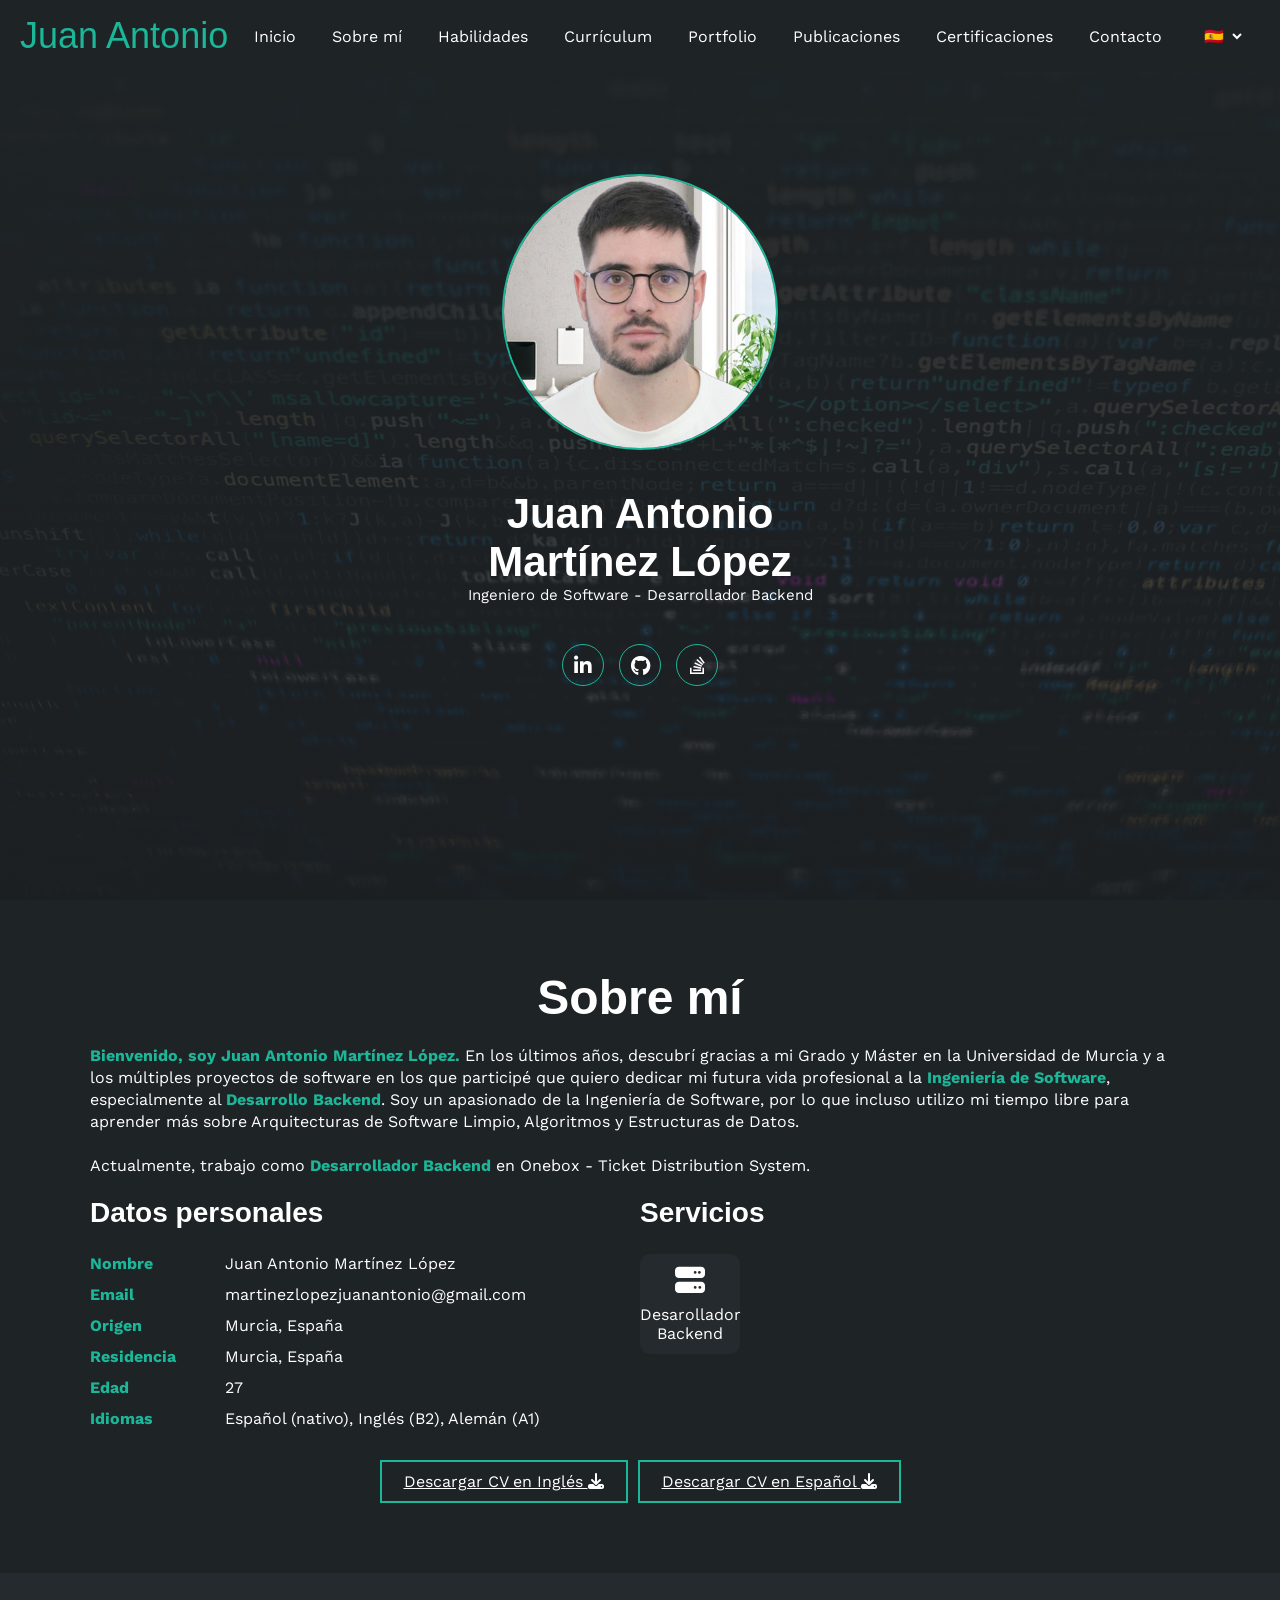
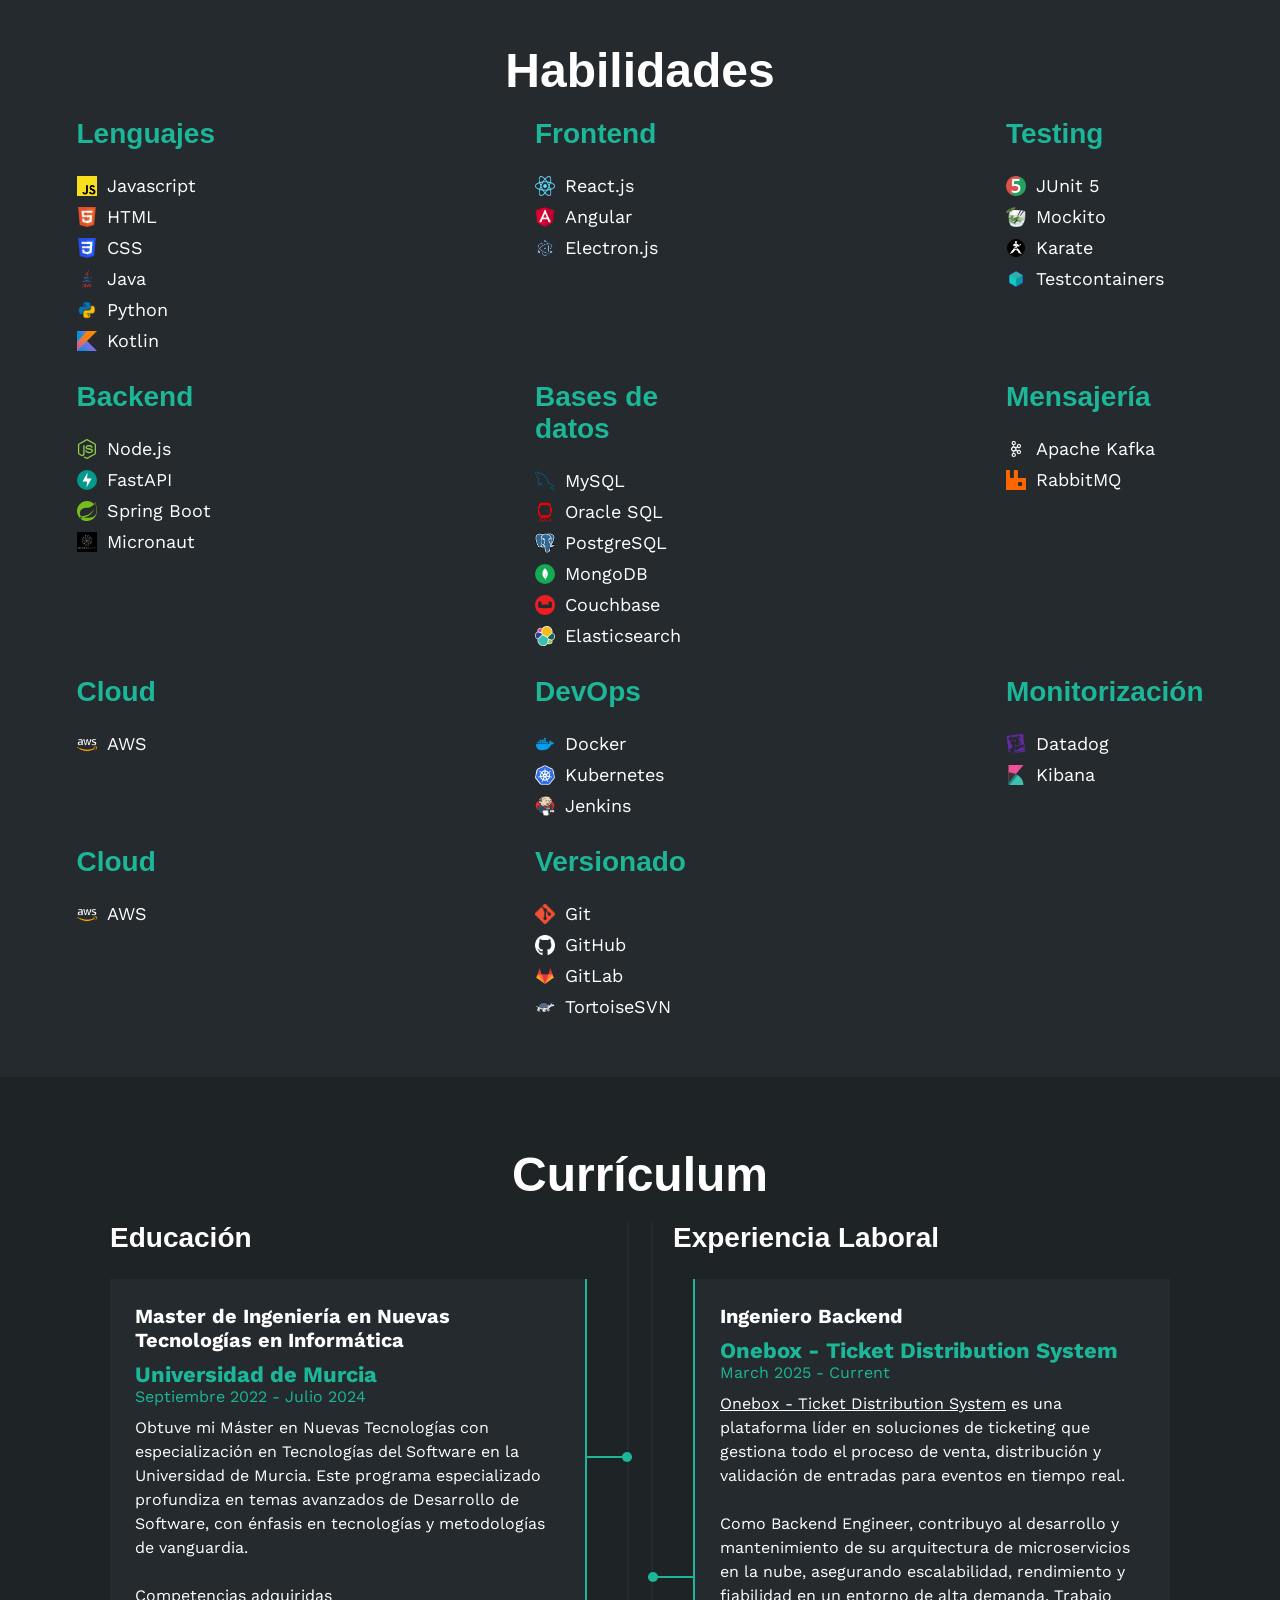
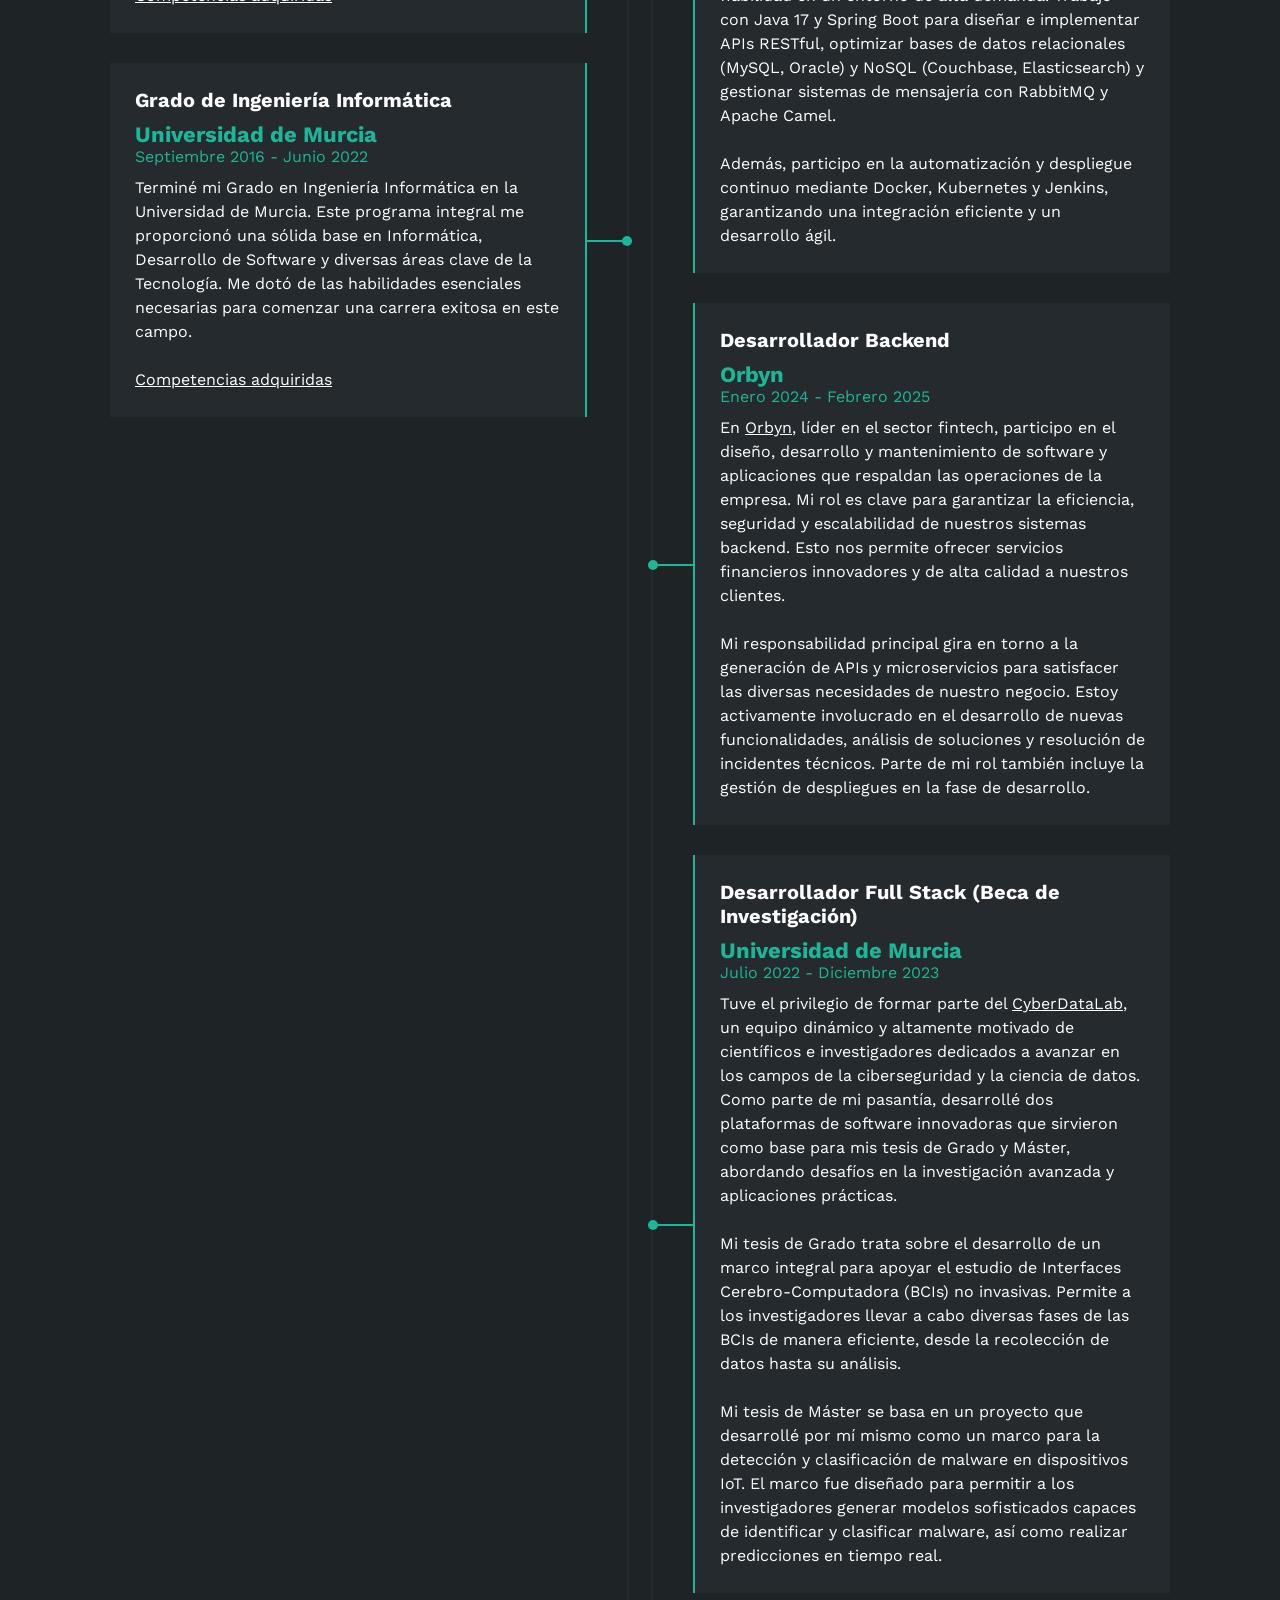
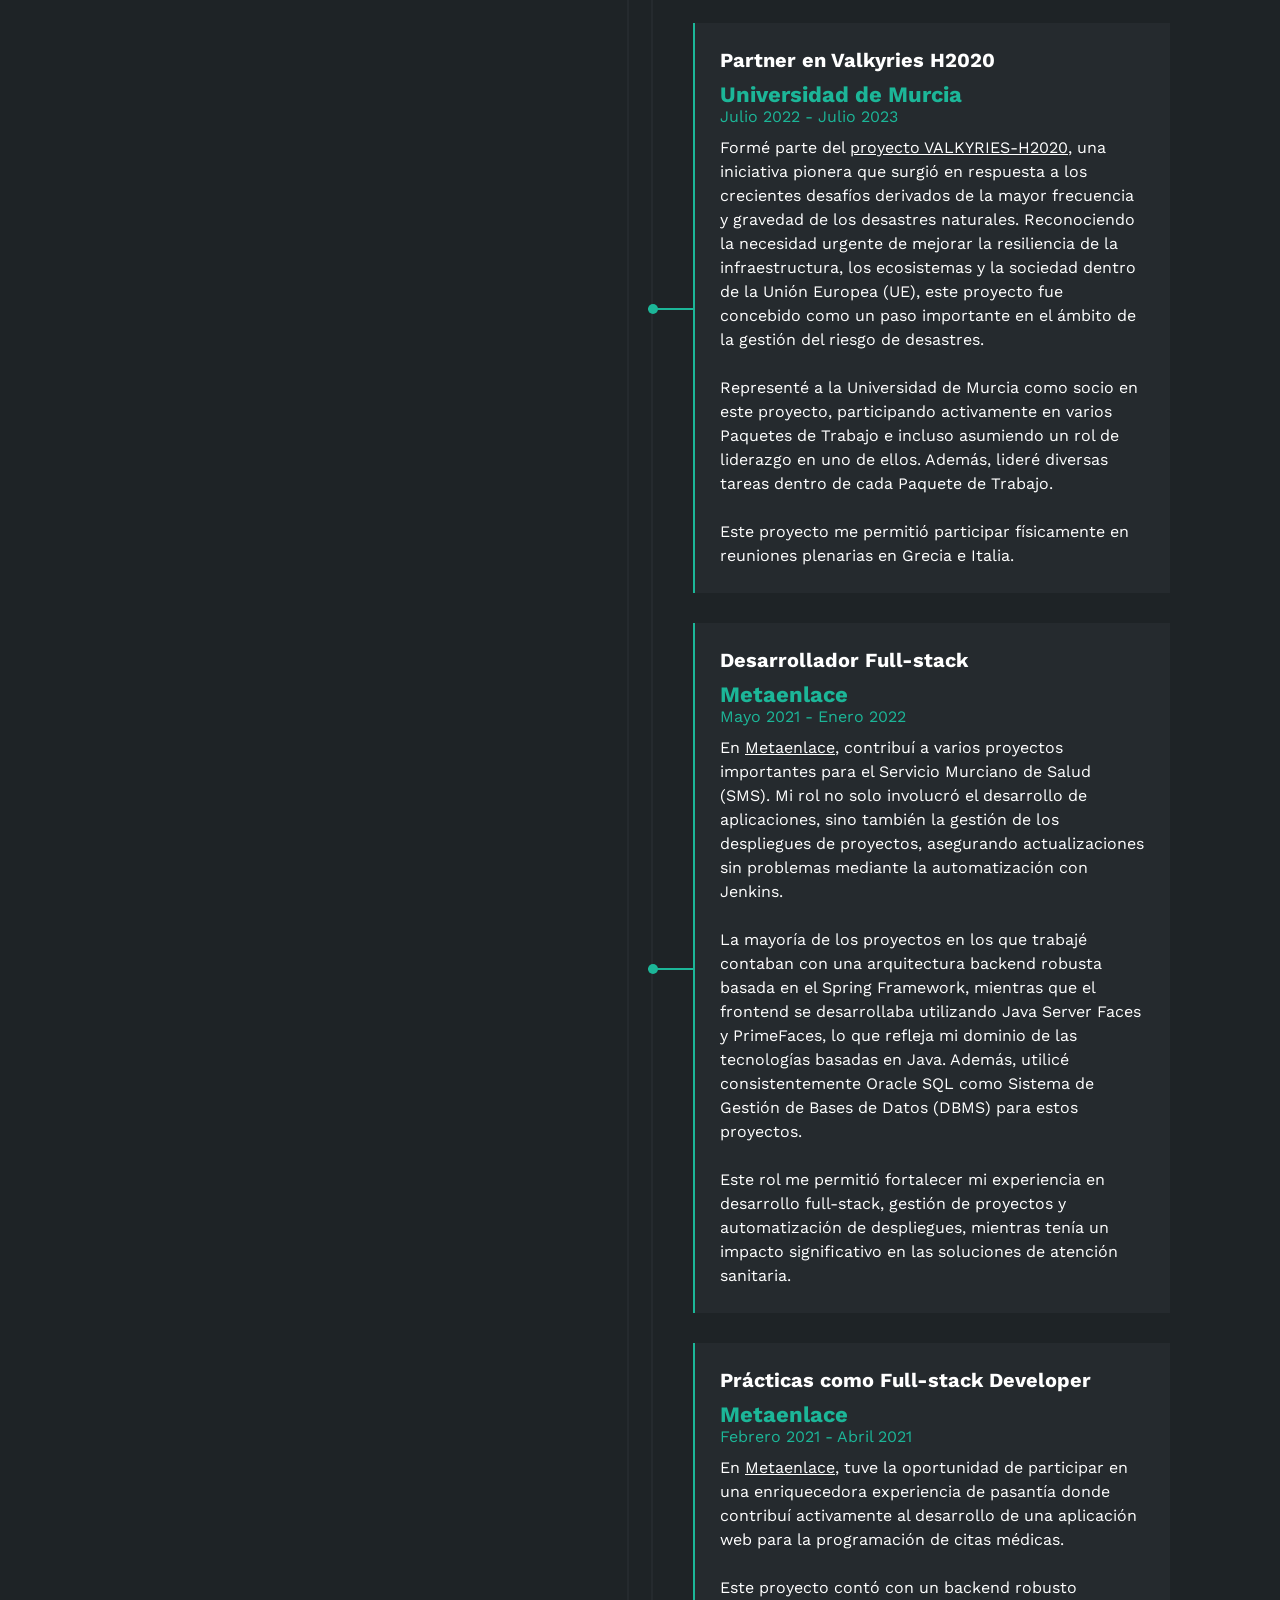
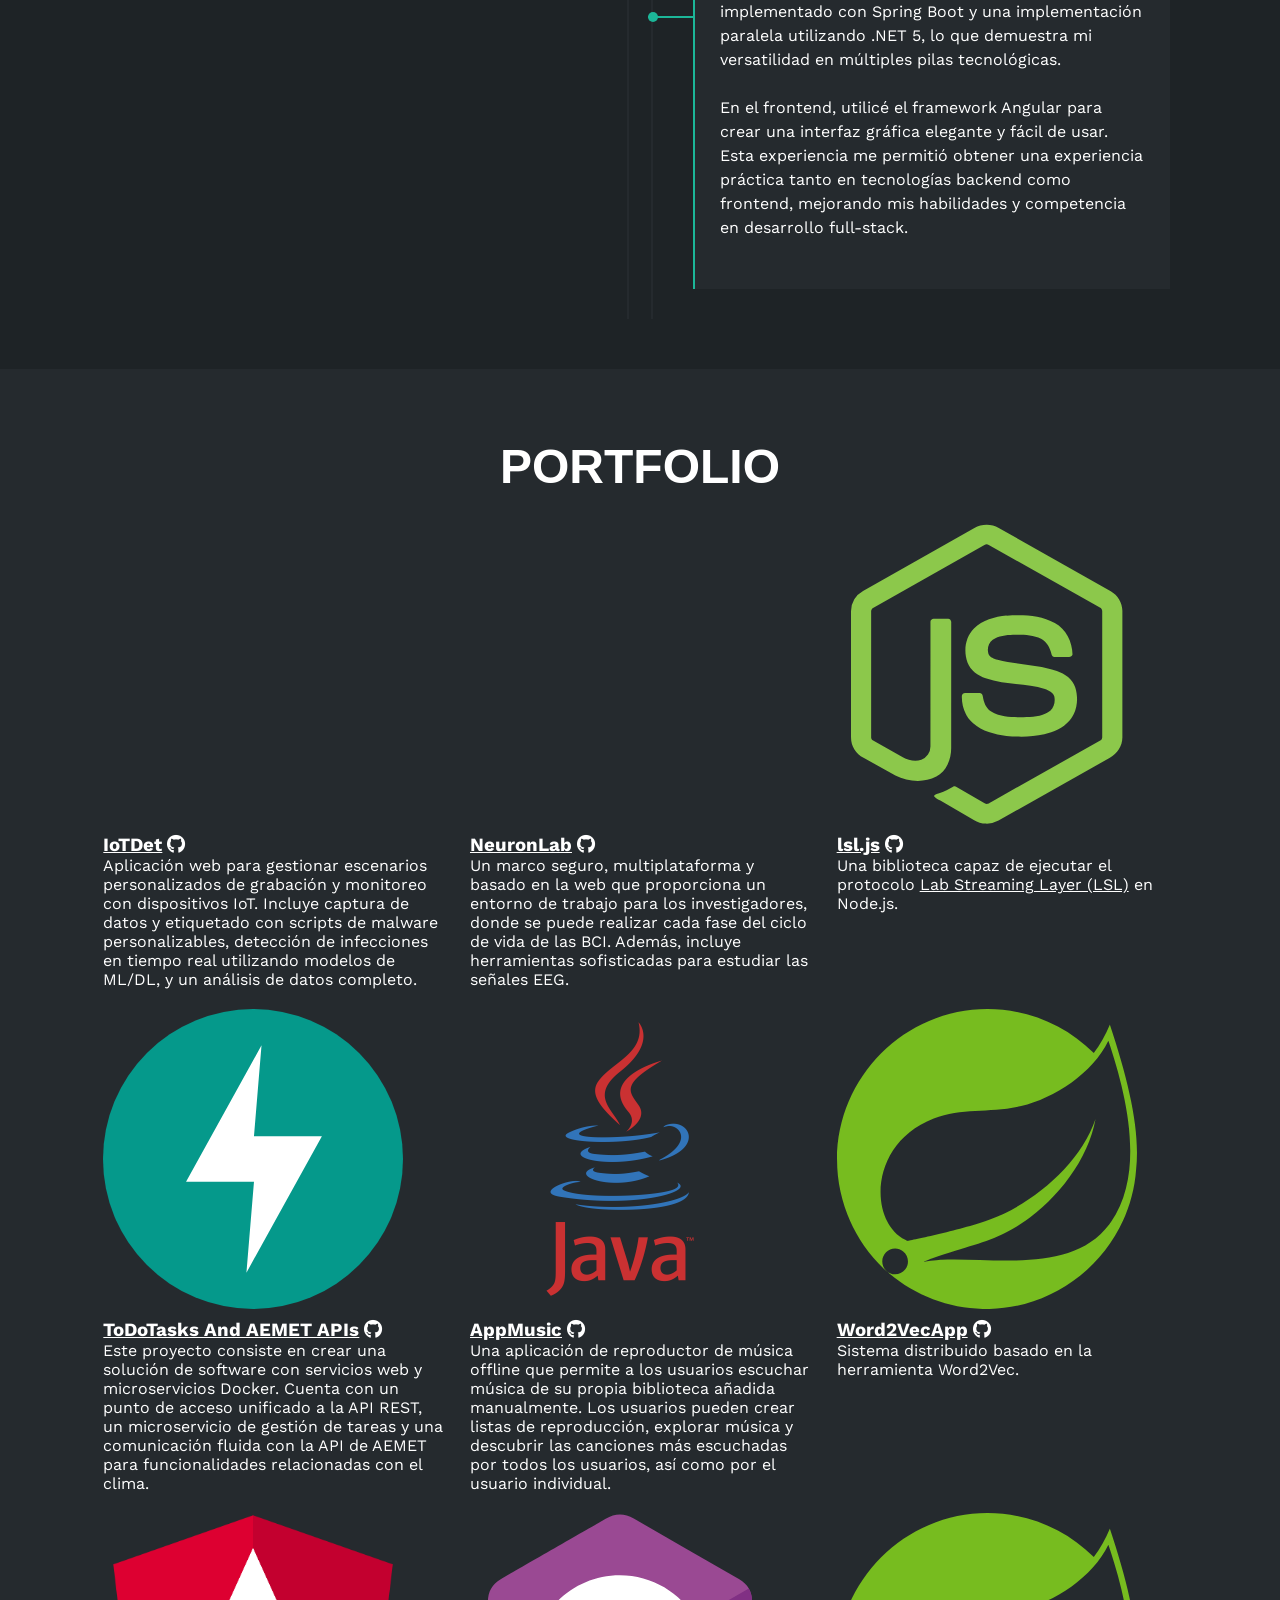
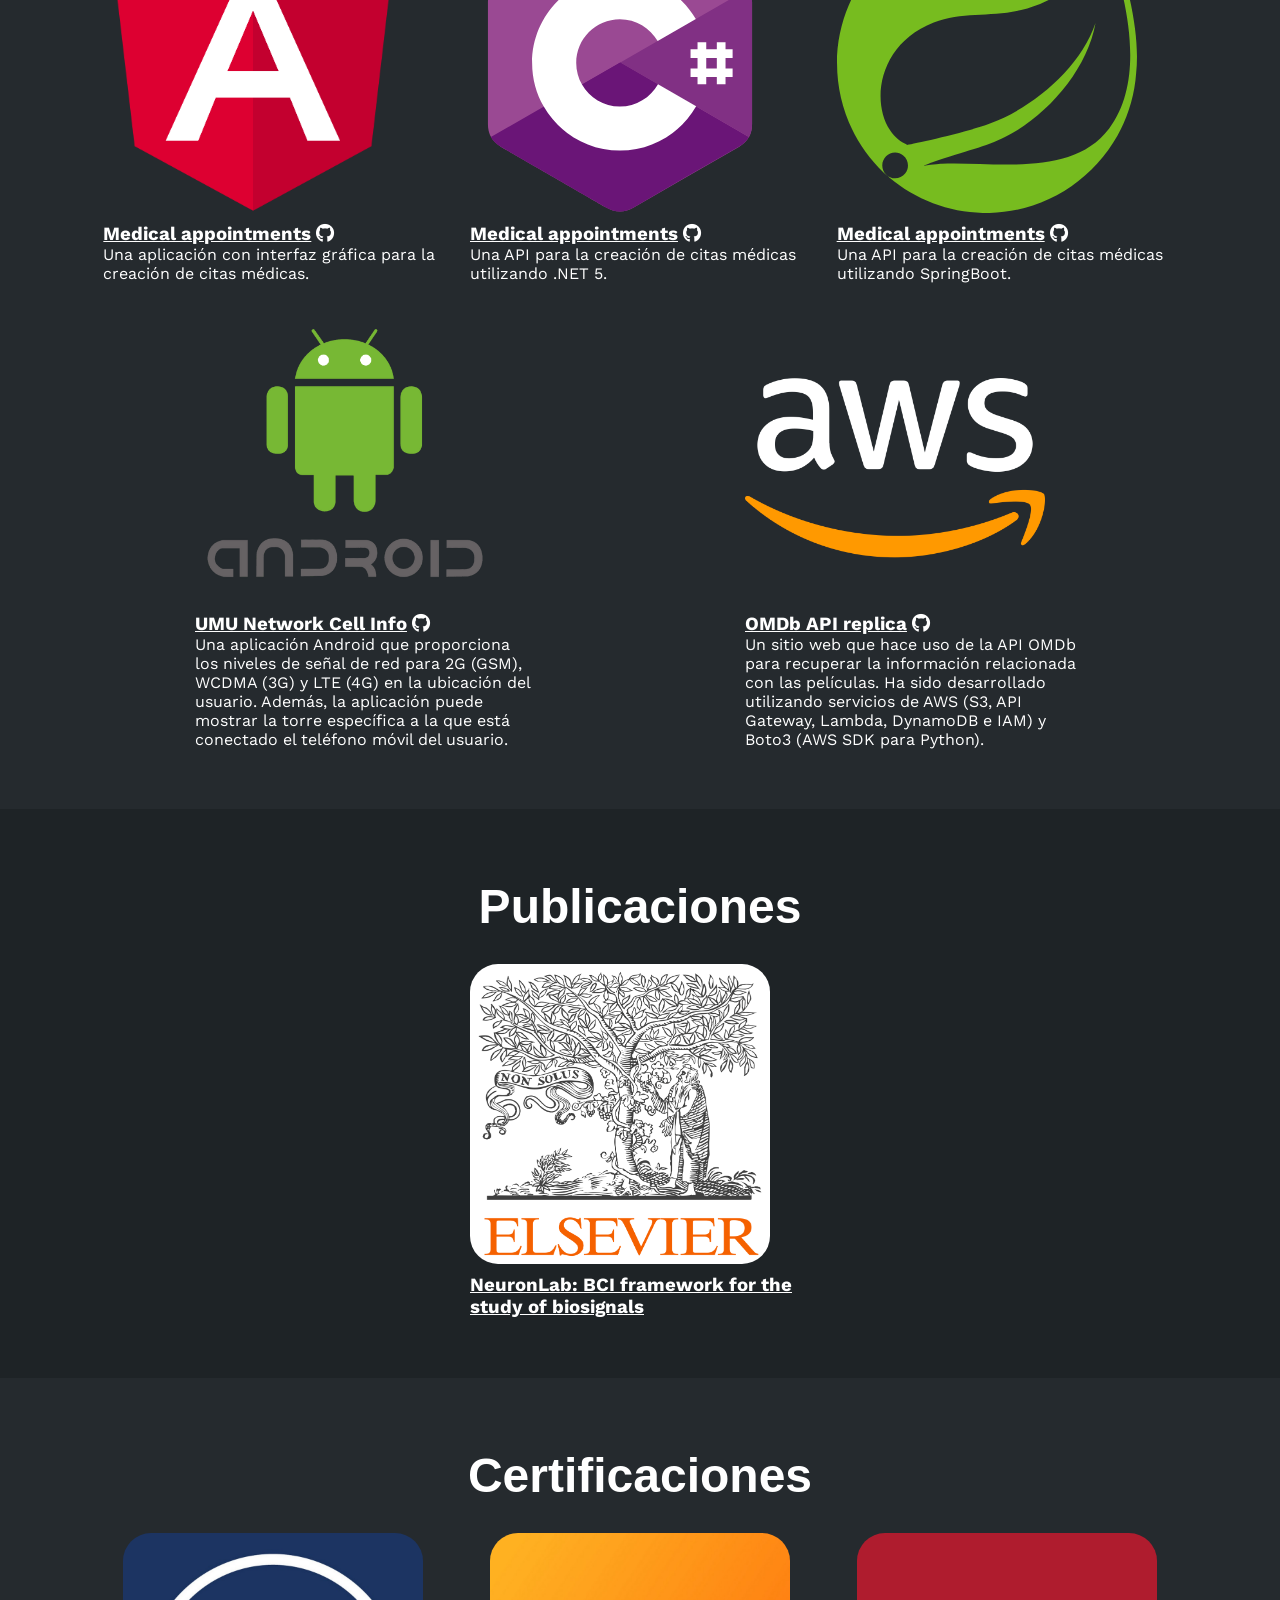
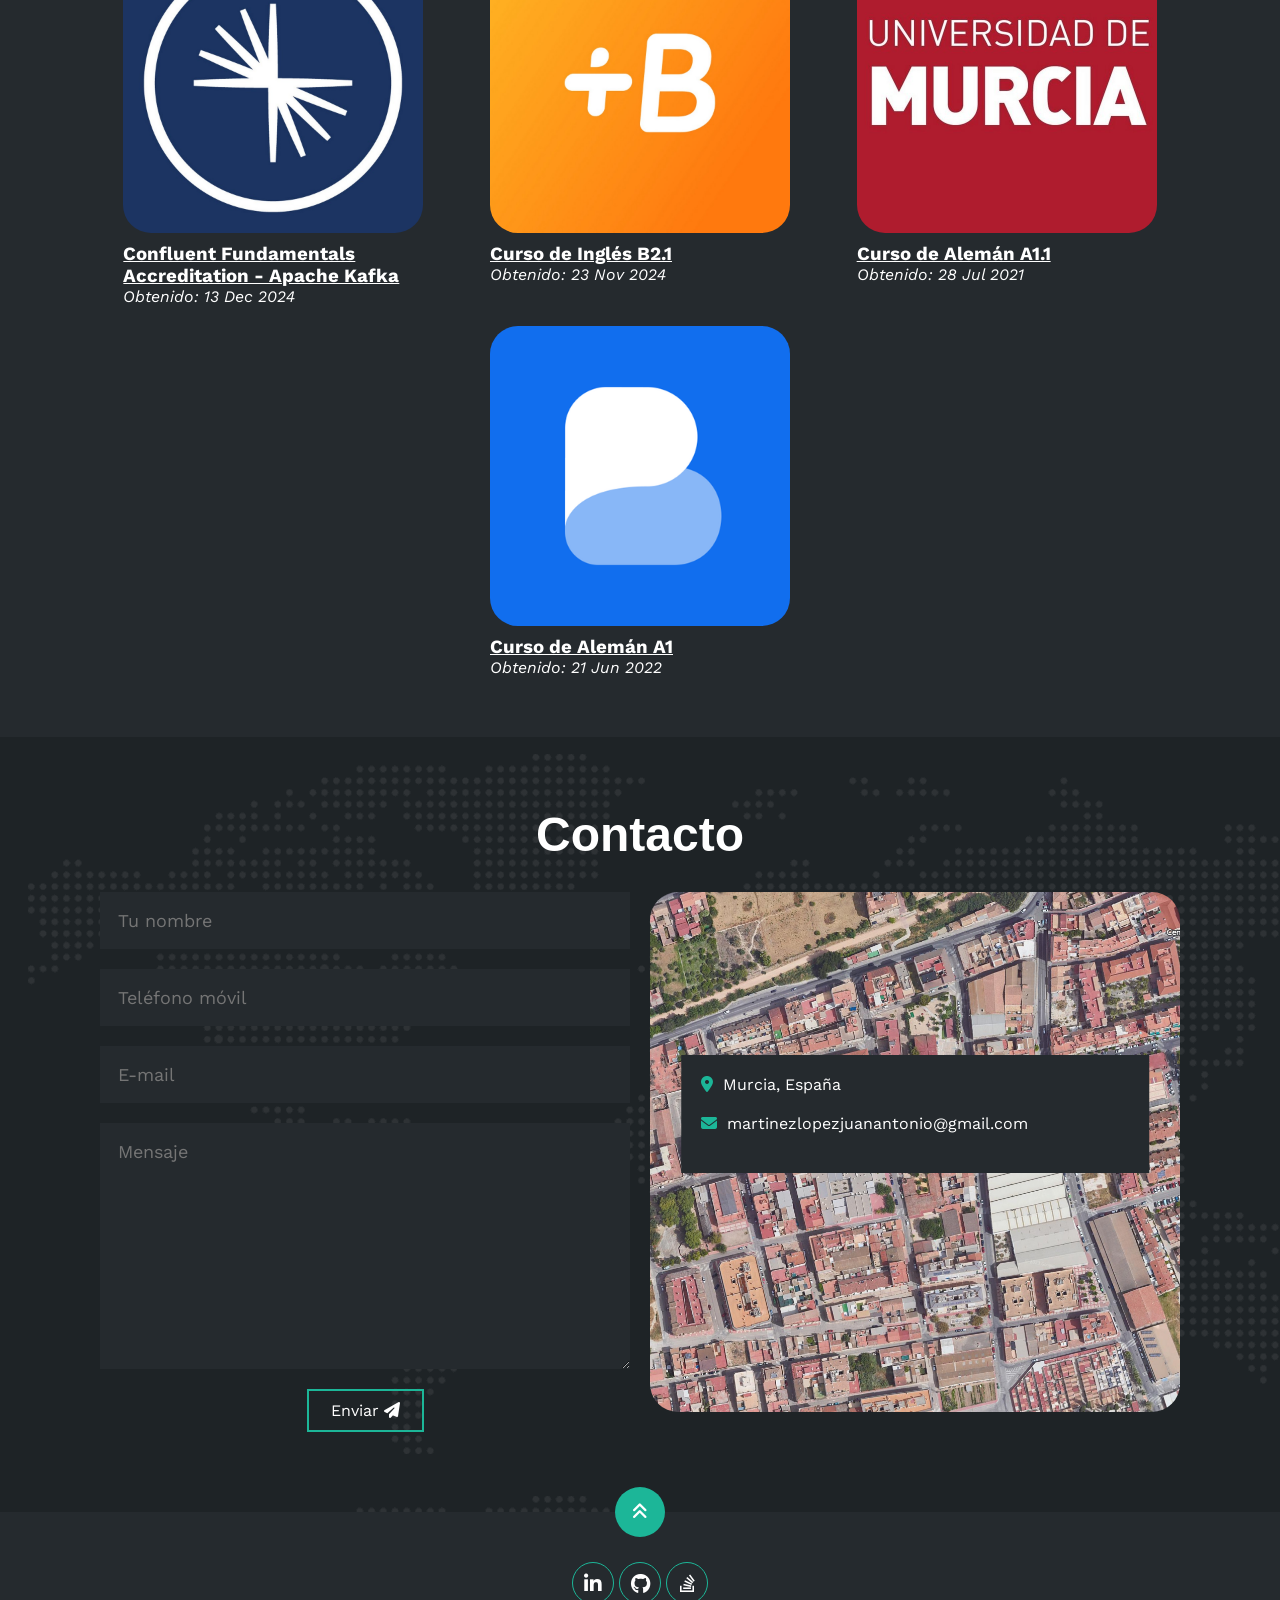
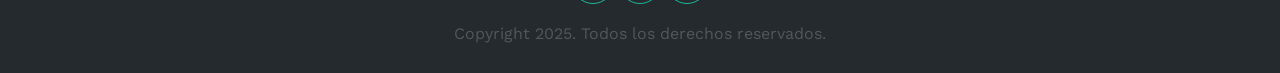
<file: es/index.html>
<!DOCTYPE html>
<html lang="es">
<head>
    <meta charset="UTF-8">
    <meta http-equiv="X-UA-Compatible" content="IE=edge">
    <meta name="viewport" content="width=device-width, initial-scale=1.0">
    <link rel="stylesheet" href="https://cdnjs.cloudflare.com/ajax/libs/font-awesome/6.1.2/css/all.min.css" integrity="sha512-1sCRPdkRXhBV2PBLUdRb4tMg1w2YPf37qatUFeS7zlBy7jJI8Lf4VHwWfZZfpXtYSLy85pkm9GaYVYMfw5BC1A==" crossorigin="anonymous" referrerpolicy="no-referrer" />
    <title>Portfolio</title>
    <link rel="stylesheet" href="../common/estilo.css">
    <link rel="icon" type="image/png" sizes="32x32" href="img/favicon-32.png">
</head>
<body>
    <!-- MENU ENCABEZADO -->
    <div class="contenedor-header">
        <header>
            <div class="logo">
                <a href="#">Juan Antonio</a>
            </div>
            <nav id="nav">
                <ul>
                    <li><a href="#home" onclick="seleccionar()">Inicio</a></li>
                    <li><a href="#aboutme" onclick="seleccionar()">Sobre mí</a></li>
                    <li><a href="#skills" onclick="seleccionar()">Habilidades</a></li>
                    <li><a href="#curriculum" onclick="seleccionar()">Currículum</a></li>
                    <li><a href="#portfolio" onclick="seleccionar()">Portfolio</a></li>
                    <li><a href="#publication" onclick="seleccionar()">Publicaciones</a></li>
                    <li><a href="#certification" onclick="seleccionar()">Certificaciones</a></li>
                    <li><a href="#contact" onclick="seleccionar()">Contacto</a></li>
                    <li class="language-selector">
                        <select id="language-select" onchange="cambiarIdioma()">
                            <option selected value="es">🇪🇸</option>
                            <option value="en">🇬🇧</option>
                        </select>
                    </li>
                </ul>
            </nav>
            <div class="nav-responsive" onclick="mostrarOcultarMenu()">
                <i class="fa-solid fa-bars"></i>
            </div>
        </header>
    </div>

    <!-- SECCION INICIO -->
    <section id="home" class="inicio">
        <div class="contenido-banner">
            <div class="contenedor-img">
                <img src="../common/img/a2.jpeg" alt="">
            </div>
            <h1>Juan Antonio Martínez López</h1>
            <h2>Ingeniero de Software - Desarrollador Backend</h2>
            <div class="redes">               
                <a href="https://www.linkedin.com/in/juanantonio-martinez/" target="_blank"><i class="fa-brands fa-linkedin-in"></i></a>
                <a href="https://github.com/JuananMtez" target="_blank"><i class="fa-brands fa-github"></i></a>
                <a href="https://stackoverflow.com/users/19906802/juan-antonio-martinez-lopez" target="_blank"><i class="fa-brands fa-stack-overflow"></i></a>

                
            </div>
        </div>
    </section>

    <!-- SECCION SOBRE MI -->
    <section id="aboutme" class="sobremi">
        <div class="contenido-seccion">
            <h2>Sobre mí</h2>
            <p><span>Bienvenido, soy Juan Antonio Martínez López.</span> En los últimos años, descubrí gracias a mi Grado y Máster en la Universidad de Murcia y a los múltiples proyectos de software en los que participé que quiero dedicar mi futura vida profesional a la <span>Ingeniería de Software</span>, especialmente al <span>Desarrollo Backend</span>. Soy un apasionado de la Ingeniería de Software, por lo que incluso utilizo mi tiempo libre para aprender más sobre Arquitecturas de Software Limpio, Algoritmos y Estructuras de Datos.<br/><br/> Actualmente, trabajo como <span>Desarrollador Backend</span> en Onebox - Ticket Distribution System.</p>

            <div class="fila">
                <!-- datos personales -->
                <div class="col">
                    <h3>Datos personales</h3>
                    <ul>
                        <li>
                            <strong>Nombre</strong>
                            Juan Antonio Martínez López
                        </li>
                        <li>
                            <strong>Email</strong>
                            martinezlopezjuanantonio@gmail.com
                        </li>
                        <li>
                            <strong>Origen</strong>
                            Murcia, España
                        </li>
                        <li>
                            <strong>Residencia</strong>
                            Murcia, España
                        </li>
                        <li>
                            <strong>Edad</strong>
                            27
                        </li>
                        <li>
                            <strong>Idiomas</strong>
                            Español (nativo), Inglés (B2), Alemán (A1)
                        </li>
  
                    </ul>
                </div>

                <!-- intereses -->
                <div class="col">
                    <h3>Servicios</h3>
                    <div class="contenedor-intereses">
                        <div class="interes">
                            <i class="fa-solid fa-server"></i>
                            <span>Desarollador Backend</span>
                        </div> 
                    </div>
                </div>
            </div>
            <div style="display: flex; justify-content: center; align-items: center; gap: 10px;">
                <a href="../common/pdf/CV___English.pdf" target="_blank">
                    <button>
                      Descargar CV en Inglés <i class="fa-solid fa-download"></i>
                      <span class="overlay"></span>
                    </button>
                  </a>
                  <a href="../common/pdf/CV__Spanish.pdf" target="_blank">
                    <button>
                        Descargar CV en Español <i class="fa-solid fa-download"></i>
                      <span class="overlay"></span>
                    </button>
                  </a>
            </div>
            
        </div>
    </section>

    <!-- SECCION SKILLS -->
    <section class="skills" id="skills">
        <div class="contenido-seccion">
            <h2>Habilidades</h2>
            <div class="fila">
                <!-- Technical Skill -->
                <div class="col">
                    <h3>Lenguajes</h3>
                    <div class="skill">
                        <img src="../common/img/javascript.png" alt="Icono">
                        <span>Javascript</span>
                    </div>
                    <div class="skill">
                        <img src="../common/img/html5.svg" alt="Icono">

                        <span>HTML</span>
                        
                    </div>
                    <div class="skill">
                        <img src="../common/img/css3.svg" alt="Icono">

                        <span>CSS</span>
                        
                    </div>
                    <div class="skill">
                        <img src="../common/img/java.png" alt="Icono">

                        <span>Java</span>
                        
                    </div>
                    <div class="skill">
                        <img src="../common/img/python.png" alt="Icono">

                        <span>Python</span>
                        
                    </div>
                    <div class="skill">
                        <img src="../common/img/kotlin.png" alt="Icono">

                        <span>Kotlin</span>
                        
                    </div>
                    
                </div>
                <div class="col">
                <h3>Frontend</h3>
                <div class="skill">
                    <img src="../common/img/react.png" alt="Icono">

                    <span>React.js</span>
                    
                </div>
                <div class="skill">
                    <img src="../common/img/angular.png" alt="Icono">

                    <span>Angular</span>
                    
                </div>
                <div class="skill">
                    <img src="../common/img/electrong.png" alt="Icono">

                    <span>Electron.js</span>
                    
                </div>
                </div>
                <!-- Technical Skill -->
                <div class="col">
                    <h3>Testing</h3>
                   
                    <div class="skill">
                        <img src="../common/img/junit5-logo.png" alt="Icono">

                        <span>JUnit 5</span>
                        
                    </div>
                    <div class="skill">
                        <img src="../common/img/image-59-removebg-preview.png" alt="Icono">

                        <span>Mockito</span>
                        
                    </div>
                    <div class="skill">
                        <img src="../common/img/karate.svg" alt="Icono">

                        <span>Karate</span>
                        
                    </div>
                    <div class="skill">
                        <img src="../common/img/testcontainers.png" alt="Icono">

                        <span>Testcontainers</span>
                        
                    </div>
                </div>
                <div class="col">
                    <h3>Backend</h3>
                   
                    <div class="skill">
                        <img src="../common/img/nodejs-icon.svg" alt="Icono">

                        <span>Node.js</span>
                        
                    </div>
                    <div class="skill">
                        <img src="../common/img/fastapi.svg" alt="Icono">

                        <span>FastAPI</span>
                        
                    </div>
                    <div class="skill">
                        <img src="../common/img/spring.svg" alt="Icono">

                        <span>Spring Boot</span>
                        
                    </div>
                    <div class="skill">
                        <img src="../common/img/micronaut.png" alt="Icono">

                        <span>Micronaut</span>
                        
                    </div>
                </div>
                <!-- Technical Skill -->
                <div class="col">
                    <h3>Bases de datos</h3>
                    <div class="skill">
                        <img src="../common/img/mysql.png" alt="Icono">

                        <span>MySQL</span>
                        
                    </div>
                    <div class="skill">
                        <img src="../common/img/oracle.png" alt="Icono">

                        <span>Oracle SQL</span>
                        
                    </div>
                    <div class="skill">
                        <img src="../common/img/postgres.png" alt="Icono">

                        <span>PostgreSQL</span>
                        
                    </div>
                    <div class="skill">
                        <img src="../common/img/mongodb.svg" alt="Icono">
    
                        <span>MongoDB</span>
                    
                    </div>
                    <div class="skill">
                        <img src="../common/img/couchbase.png" alt="Icono">
    
                        <span>Couchbase</span>
                    
                    </div>
                    <div class="skill">
                        <img src="../common/img/elasticsearch.svg" alt="Icono">
    
                        <span>Elasticsearch</span>
                    
                    </div>
                    
                </div>

              <!-- Technical Skill -->
              <div class="col">
                <h3>Mensajería</h3>
    
                <div class="skill">
                    <img src="../common/img/kafka.png" alt="Icono">

                    <span>Apache Kafka</span>
                
                </div>
                <div class="skill">
                    <img src="../common/img/rabbitmq.png" alt="Icono">

                    <span>RabbitMQ</span>
                
                </div>
            </div>
                <!-- Cloud -->
                <div class="col">
                    <h3>Cloud</h3>
                    <div class="skill">
                        <img src="../common/img/aws3.png" alt="Icono">
    
                        <span>AWS</span>
                    
                    </div>
                    
                </div>
                <div class="col">
                    <h3>DevOps</h3>
                    
                    <div class="skill">
                        <img src="../common/img/docker.png" alt="Icono">
    
                        <span>Docker</span>
                    
                    </div>
                    <div class="skill">
                        <img src="../common/img/k-logo.webp" alt="Icono">
    
                        <span>Kubernetes</span>
                    
                    </div>
                    <div class="skill">
                        <img src="../common/img/Jenkins_logo.svg.png" alt="Icono">
    
                        <span>Jenkins</span>
                    
                    </div>
                    
                </div>
                <div class="col">
                    <h3>Monitorización</h3>
                    <div class="skill">
                        <img src="../common/img/datadog.svg" alt="Icono">
    
                        <span>Datadog</span>
                    
                    </div>
                    <div class="skill">
                        <img src="../common/img/kibana.svg" alt="Icono">
    
                        <span>Kibana</span>
                    
                    </div>
                </div>
                 <!-- Cloud -->
                 <div class="col">
                    <h3>Cloud</h3>
                    <div class="skill">
                        <img src="../common/img/aws3.png" alt="Icono">
    
                        <span>AWS</span>
                    
                    </div>
                    
                </div>
                
                <div class="col">
                    <h3>Versionado</h3>
                    
                    <div class="skill">
                        <img src="../common/img/git.png" alt="Icono">
    
                        <span>Git</span>
                    
                    </div>
                    <div class="skill">
                        <img src="../common/img/github.png" alt="Icono">
    
                        <span>GitHub</span>
                    
                    </div>
                    <div class="skill">
                        <img src="../common/img/gitlab.png" alt="Icono">
    
                        <span>GitLab</span>
                    
                    </div>
                    <div class="skill">
                        <img src="../common/img/tortoisesvn.png" alt="Icono">
    
                        <span>TortoiseSVN</span>
                    
                    </div>
                    
                </div>
    
               
            </div>
        </div>
    </section>

    <!-- SECCION CURRICULUM -->
    <section id="curriculum" class="curriculum">
        <div class="contenido-seccion">
            <h2>Currículum</h2>
            <div class="fila">
                <div class="col izquierda">
                    <h3>Educación</h3>
                    <div class="item izq">
                        <h4>Master de Ingeniería en Nuevas Tecnologías en Informática</h4>
                        <span class="casa">Universidad de Murcia</span>
                        <span class="fecha">Septiembre 2022 - Julio 2024</span>
                        <p>Obtuve mi Máster en Nuevas Tecnologías con especialización en Tecnologías del Software en la Universidad de Murcia. Este programa especializado profundiza en temas avanzados de Desarrollo de Software, con énfasis en tecnologías y metodologías de vanguardia.<br/><br/><a target="_blank" href="https://www.um.es/web/estudios/masteres/tecnologias-informatica/descripcion">Competencias adquiridas</a></p>
                        <div class="conectori">
                            <div class="circuloi"></div>
                        </div>
                    </div>
                    <div class="item izq">
                        <h4>Grado de Ingeniería Informática</h4>
                        <span class="casa">Universidad de Murcia</span>
                        <span class="fecha">Septiembre 2016 - Junio 2022</span>
                        <p>Terminé mi Grado en Ingeniería Informática en la Universidad de Murcia. Este programa integral me proporcionó una sólida base en Informática, Desarrollo de Software y diversas áreas clave de la Tecnología. Me dotó de las habilidades esenciales necesarias para comenzar una carrera exitosa en este campo.<br/><br/><a target="_blank" href="https://www.um.es/web/estudios/grados/informatica/descripcion">Competencias adquiridas</a></p>
                        <div class="conectori">
                            <div class="circuloi"></div>
                        </div>
                    </div>
                    
                </div>

                <div class="col derecha">
                    <h3>Experiencia Laboral</h3>
                    <div class="item der">
                        <h4>Ingeniero Backend</h4>
                        <span class="casa">Onebox - Ticket Distribution System</span>
                        <span class="fecha">March 2025 - Current</span>
                        <p><a href="https://www.oneboxtds.com/es/" target="_blank">Onebox - Ticket Distribution System</a> es una plataforma líder en soluciones de ticketing que gestiona todo el proceso de venta, distribución y validación de entradas para eventos en tiempo real.<br><br>

                            Como Backend Engineer, contribuyo al desarrollo y mantenimiento de su arquitectura de microservicios en la nube, asegurando escalabilidad, rendimiento y fiabilidad en un entorno de alta demanda. Trabajo con Java 17 y Spring Boot para diseñar e implementar APIs RESTful, optimizar bases de datos relacionales (MySQL, Oracle) y NoSQL (Couchbase, Elasticsearch) y gestionar sistemas de mensajería con RabbitMQ y Apache Camel.<br><br>
                            
                            Además, participo en la automatización y despliegue continuo mediante Docker, Kubernetes y Jenkins, garantizando una integración eficiente y un desarrollo ágil.</p>
                        <div class="conectord">
                            <div class="circulod"></div>
                        </div>
                    </div>
                    <div class="item der">
                        <h4>Desarrollador Backend</h4>
                        <span class="casa">Orbyn</span>
                        <span class="fecha">Enero 2024 - Febrero 2025</span>
                        <p>En <a href="https://orbyn.com/" target="_blank">Orbyn</a>, líder en el sector fintech, participo en el diseño, desarrollo y mantenimiento de software y aplicaciones que respaldan las operaciones de la empresa. Mi rol es clave para garantizar la eficiencia, seguridad y escalabilidad de nuestros sistemas backend. Esto nos permite ofrecer servicios financieros innovadores y de alta calidad a nuestros clientes.<br/><br/>
                            <p>Mi responsabilidad principal gira en torno a la generación de APIs y microservicios para satisfacer las diversas necesidades de nuestro negocio. Estoy activamente involucrado en el desarrollo de nuevas funcionalidades, análisis de soluciones y resolución de incidentes técnicos. Parte de mi rol también incluye la gestión de despliegues en la fase de desarrollo.</p>                        <div class="conectord">
                            <div class="circulod"></div>
                        </div>
                    </div>
                    <div class="item der">
                        <h4>Desarrollador Full Stack (Beca de Investigación)</h4>
                        <span class="casa">Universidad de Murcia</span>
                        <span class="fecha">Julio 2022 - Diciembre 2023</span>
                        
                        <p>Tuve el privilegio de formar parte del <a href="https://cyberdatalab.um.es/" target="_blank">CyberDataLab</a>, un equipo dinámico y altamente motivado de científicos e investigadores dedicados a avanzar en los campos de la ciberseguridad y la ciencia de datos. Como parte de mi pasantía, desarrollé dos plataformas de software innovadoras que sirvieron como base para mis tesis de Grado y Máster, abordando desafíos en la investigación avanzada y aplicaciones prácticas.<br/><br/>
                            Mi tesis de Grado trata sobre el desarrollo de un marco integral para apoyar el estudio de Interfaces Cerebro-Computadora (BCIs) no invasivas. Permite a los investigadores llevar a cabo diversas fases de las BCIs de manera eficiente, desde la recolección de datos hasta su análisis.<br/><br/>
                            
                            Mi tesis de Máster se basa en un proyecto que desarrollé por mí mismo como un marco para la detección y clasificación de malware en dispositivos IoT. El marco fue diseñado para permitir a los investigadores generar modelos sofisticados capaces de identificar y clasificar malware, así como realizar predicciones en tiempo real.</p>
                        <div class="conectord">
                            <div class="circulod"></div>
                        </div>
                    </div>
                    <div class="item der">
                        <h4>Partner en Valkyries H2020</h4>
                        <span class="casa">Universidad de Murcia</span>
                        <span class="fecha">Julio 2022 - Julio 2023</span>
                        <p>Formé parte del <a href="https://www.valkyries-h2020.eu/" target="_blank">proyecto VALKYRIES-H2020</a>, una iniciativa pionera que surgió en respuesta a los crecientes desafíos derivados de la mayor frecuencia y gravedad de los desastres naturales. Reconociendo la necesidad urgente de mejorar la resiliencia de la infraestructura, los ecosistemas y la sociedad dentro de la Unión Europea (UE), este proyecto fue concebido como un paso importante en el ámbito de la gestión del riesgo de desastres.<br/><br/>
                            Representé a la Universidad de Murcia como socio en este proyecto, participando activamente en varios Paquetes de Trabajo e incluso asumiendo un rol de liderazgo en uno de ellos. Además, lideré diversas tareas dentro de cada Paquete de Trabajo.<br/><br/>Este proyecto me permitió participar físicamente en reuniones plenarias en Grecia e Italia.</p>
                        <div class="conectord">
                            <div class="circulod"></div>
                        </div>
                    </div>
                    
                    <div class="item der">
                        <h4>Desarrollador Full-stack</h4>
                        <span class="casa">Metaenlace</span>
                        <span class="fecha">Mayo 2021 - Enero 2022</span>
                        <p>En <a href="https://metaenlace.com/" target="_blank">Metaenlace</a>, contribuí a varios proyectos importantes para el Servicio Murciano de Salud (SMS). Mi rol no solo involucró el desarrollo de aplicaciones, sino también la gestión de los despliegues de proyectos, asegurando actualizaciones sin problemas mediante la automatización con Jenkins.<br/><br/>
                            La mayoría de los proyectos en los que trabajé contaban con una arquitectura backend robusta basada en el Spring Framework, mientras que el frontend se desarrollaba utilizando Java Server Faces y PrimeFaces, lo que refleja mi dominio de las tecnologías basadas en Java. Además, utilicé consistentemente Oracle SQL como Sistema de Gestión de Bases de Datos (DBMS) para estos proyectos.<br/><br/>
                            
                            Este rol me permitió fortalecer mi experiencia en desarrollo full-stack, gestión de proyectos y automatización de despliegues, mientras tenía un impacto significativo en las soluciones de atención sanitaria.</p>
                        <div class="conectord">
                            <div class="circulod"></div>
                        </div>
                    </div>
                    <div class="item der">
                        <h4>Prácticas como Full-stack Developer</h4>
                        <span class="casa">Metaenlace</span>
                        <span class="fecha">Febrero 2021 - Abril 2021</span>
                        <p> En <a href="https://metaenlace.com/" target="_blank">Metaenlace</a>, tuve la oportunidad de participar en una enriquecedora experiencia de pasantía donde contribuí activamente al desarrollo de una aplicación web para la programación de citas médicas.<br/><br/> Este proyecto contó con un backend robusto implementado con Spring Boot y una implementación paralela utilizando .NET 5, lo que demuestra mi versatilidad en múltiples pilas tecnológicas.<br/><br/>
                            En el frontend, utilicé el framework Angular para crear una interfaz gráfica elegante y fácil de usar. Esta experiencia me permitió obtener una experiencia práctica tanto en tecnologías backend como frontend, mejorando mis habilidades y competencia en desarrollo full-stack.<br/><br/>
                            
                            </p>
                        <div class="conectord">
                            <div class="circulod"></div>
                        </div>
                    </div>
                </div>
            </div>
        </div>
    </section>

    <!-- SECCION PORTFOLIO -->
    <section id="portfolio" class="portfolio">
        <div class="contenido-seccion">
            <h2>PORTFOLIO</h2>
            <div class="galeria">

                <div class="proyecto">
                    <iframe width="560" height="315" src="https://www.youtube.com/embed/QIfggvPK4h0?si=AlsEwXzYEeQnHqw5" title="YouTube video player" frameborder="0" allow="accelerometer; autoplay; clipboard-write; encrypted-media; gyroscope; picture-in-picture; web-share" allowfullscreen></iframe>                  
                    <div class="overlay">
                        <h3><a href="https://github.com/JuananMtez/IoTDet" target="_blank">IoTDet</a> <a href="https://github.com/JuananMtez/IoTDet" target="_blank"><i class="fa-brands fa-github"></i></a></h3>
                        <p>Aplicación web para gestionar escenarios personalizados de grabación y monitoreo con dispositivos IoT. Incluye captura de datos y etiquetado con scripts de malware personalizables, detección de infecciones en tiempo real utilizando modelos de ML/DL, y un análisis de datos completo.</p>                                             
                    </div>
                </div>


                <div class="proyecto">
                    <iframe width="560" height="315" src="https://www.youtube.com/embed/KYt8sd8XW30?si=9tQ87rwLy6MHGLcX" title="YouTube video player" frameborder="0" allow="accelerometer; autoplay; clipboard-write; encrypted-media; gyroscope; picture-in-picture; web-share" allowfullscreen></iframe>                   
                    <div class="overlay">
                        <h3><a href="https://github.com/JuananMtez/NeuronLab" target="_blank">NeuronLab</a> <a href="https://github.com/JuananMtez/NeuronLab" target="_blank"><i class="fa-brands fa-github"></i></a></h3>
                        <p>Un marco seguro, multiplataforma y basado en la web que proporciona un entorno de trabajo para los investigadores, donde se puede realizar cada fase del ciclo de vida de las BCI. Además, incluye herramientas sofisticadas para estudiar las señales EEG.</p>                                             
                    </div>
                </div>
                                
                <div class="proyecto">
                        <img src="../common/img/nodejs-icon.svg" alt="">
                    
                    <div class="overlay">
                        
                        <h3><a href="https://github.com/JuananMtez/lsl.js" target="_blank">lsl.js</a> <a href="https://github.com/JuananMtez/lsl.js" target="_blank"><i class="fa-brands fa-github"></i></a></h3>
                        <p>Una biblioteca capaz de ejecutar el protocolo <a href="https://labstreaminglayer.org/" target="_blank">Lab Streaming Layer (LSL)</a> en Node.js.</p>                        
                    </div>
                </div>

                <div class="proyecto">
                    
                    <img src="../common/img/fastapi.svg" alt="">
                    <div class="overlay">
                        <h3><a href="https://github.com/JuananMtez/ToDoTasks-AEMET-API" target="_blank">ToDoTasks And AEMET APIs</a> <a href="https://github.com/JuananMtez/ToDoTasks-AEMET-API" target="_blank"><i class="fa-brands fa-github"></i></a></h3>
                        <p>
                            Este proyecto consiste en crear una solución de software con servicios web y microservicios Docker. Cuenta con un punto de acceso unificado a la API REST, un microservicio de gestión de tareas y una comunicación fluida con la API de AEMET para funcionalidades relacionadas con el clima.</p>                        
                    </div>
                </div>

                <div class="proyecto">
                    
                    <img src="../common/img/java.png" alt="">
                    <div class="overlay">
                        <h3><a href="https://github.com/JuananMtez/AppMusic" target="_blank">AppMusic</a> <a href="https://github.com/JuananMtez/AppMusic" target="_blank"><i class="fa-brands fa-github"></i></a></h3>
                        <p>Una aplicación de reproductor de música offline que permite a los usuarios escuchar música de su propia biblioteca añadida manualmente. Los usuarios pueden crear listas de reproducción, explorar música y descubrir las canciones más escuchadas por todos los usuarios, así como por el usuario individual.</p>                        
                    </div>
                </div>

                <div class="proyecto">
                    
                    <img src="../common/img/spring.svg" alt="">
                    <div class="overlay">
                        <h3><a href="https://github.com/JuananMtez/Word2VecApp" target="_blank">Word2VecApp</a> <a href="https://github.com/JuananMtez/Word2VecApp" target="_blank"><i class="fa-brands fa-github"></i></a></h3>
                        <p>Sistema distribuido basado en la herramienta Word2Vec.</p>                        
                    </div>
                </div>


                <div class="proyecto">
                    
                    <img src="../common/img/angular.png" alt="">
                    <div class="overlay">
                        <h3><a href="https://github.com/JuananMtez/Medical_Appointments_Angular" target="_blank">Medical appointments</a> <a href="https://github.com/JuananMtez/Medical_Appointments_Angular" target="_blank"><i class="fa-brands fa-github"></i></a></h3>
                        <p>Una aplicación con interfaz gráfica para la creación de citas médicas.</p>                        
                    </div>
                </div>
                <div class="proyecto">
                    
                    <img src="../common/img/csharp.svg" alt="">
                    <div class="overlay">
                        <h3><a href="https://github.com/JuananMtez/Medical_Appointments_.Net5" target="_blank">Medical appointments</a> <a href="https://github.com/JuananMtez/Medical_Appointments_.Net5" target="_blank"><i class="fa-brands fa-github"></i></a></h3>
                        <p>Una API para la creación de citas médicas utilizando .NET 5.</p>                        
                    </div>
                </div>
                <div class="proyecto">
                    
                    <img src="../common/img/spring.svg" alt="">
                    <div class="overlay">
                        <h3><a href="https://github.com/JuananMtez/Medical_Appointments_SpringBoot" target="_blank">Medical appointments</a> <a href="https://github.com/JuananMtez/Medical_Appointments_SpringBoot" target="_blank"><i class="fa-brands fa-github"></i></a></h3>
                        <p>Una API para la creación de citas médicas utilizando SpringBoot.</p>                        
                    </div>
                </div>
                <div class="proyecto">
                    
                    <img src="../common/img/android.png" alt="">
                    <div class="overlay">
                        <h3><a href="https://github.com/JuananMtez/Umu-Network-Cell-Info" target="_blank">UMU Network Cell Info</a> <a href="https://github.com/JuananMtez/Umu-Network-Cell-Info" target="_blank"><i class="fa-brands fa-github"></i></a></h3>
                        <p>Una aplicación Android que proporciona los niveles de señal de red para 2G (GSM), WCDMA (3G) y LTE (4G) en la ubicación del usuario. Además, la aplicación puede mostrar la torre específica a la que está conectado el teléfono móvil del usuario.</p>                        
                    </div>
                </div>


                <div class="proyecto">
                    <img src="../common/img/aws3.png" alt="">
                <div class="overlay">
                    
                    <h3><a href="https://github.com/JuananMtez/OMDb-API-Replica" target="_blank">OMDb API replica</a> <a href="https://github.com/JuananMtez/OMDb-API-Replica" target="_blank"><i class="fa-brands fa-github"></i></a></h3>
                    <p>Un sitio web que hace uso de la API OMDb para recuperar la información relacionada con las películas. Ha sido desarrollado utilizando servicios de AWS (S3, API Gateway, Lambda, DynamoDB e IAM) y Boto3 (AWS SDK para Python).</p>                </div>
            </div>

            </div>
        </div>
    </section>

    <!--SECCION PUBLICACIONES-->
    <section id="publication" class="publicacion">
        <div class="contenido-seccion">
            <h2>Publicaciones</h2>
            <div class="galeria">
                <div class="proyecto">
                    
                    <img src="../common/img/elsevier.png" alt="" style="background-color: white;">
                    <div class="overlay">
                        <h3><a href="../common/pdf/neuronlab.pdf" target="_blank">NeuronLab: BCI framework for the study of biosignals</a></h3>
                    </div>
                </div>                
                
            </div>
        </div>
        </section>

        <!--SECCION CERTIFICACIONES-->
        <section id="certification" class="certificacion">
            <div class="contenido-seccion">
                <h2>Certificaciones</h2>
                <div class="galeria">
                    <div class="proyecto">
                        
                        <img src="../common/img/confluent.jpg" alt="">
                        <div class="overlay">
                            <h3><a href="https://certificates.confluent.io/fe97c902-c46f-4cf1-aead-4e4c164ef2c8#acc.y3Ipmvxf" target="_blank">Confluent Fundamentals Accreditation - Apache Kafka</a></h3>
                            <p style="font-style: italic;">Obtenido: 13 Dec 2024</p>
                            </a></p>
                        </div>
                    </div>
                    <div class="proyecto">
                        
                        <img src="../common/img/babbel.jpg" alt="">
                        <div class="overlay">
                            <h3><a href="../common/pdf/english_babbel.pdf" target="_blank">Curso de Inglés B2.1</a></h3>
                            <p style="font-style: italic;">Obtenido: 23 Nov 2024</p>
                            </a></p>
                        </div>
                    </div>
                    <div class="proyecto">
                        
                        <img src="../common/img/umu.jpg" alt="">
                        <div class="overlay">
                            <h3><a href="../common/pdf/aleman_umu.pdf" target="_blank">Curso de Alemán A1.1</a></h3>
                            <p style="font-style: italic;">Obtenido: 28 Jul 2021</p>
                            </a></p>
                        </div>
                    </div>
                    <div class="proyecto">
                        
                        <img src="../common/img/busuu.png" alt="">
                        <div class="overlay">
                            <h3><a href="../common/pdf/aleman_busuu.pdf" target="_blank">Curso de Alemán A1</a></h3>
                            <p style="font-style: italic;">Obtenido: 21 Jun 2022</p>
                            </a></p>
                        </div>
                    </div>
                    
                    
                </div>
            </div>
            </section>
        
    <!-- SECCION CONTACTO -->
    <section id="contact" class="contacto">
        <div class="contenido-seccion">
            <h2>Contacto</h2>
            <div class="fila">
                <!-- Formulario -->
                <div class="col">
                    <input type="text" id="name" placeholder="Tu nombre">
                    <input type="text" id="phone" placeholder="Teléfono móvil">
                    <input type="text" id="email" placeholder="E-mail">
                    
                    <textarea id="message" cols="30" rows="10" placeholder="Mensaje"></textarea>
                    <button  type="button" onclick="sendEmail()">
                        Enviar <i class="fa-solid fa-paper-plane"></i>
                        <span class="overlay"></span>
                    </button>
                </div>
                <!-- Mapa -->
                <div class="col">
                    <img style="border-radius: 28px;" src="../common/img/ubicacion.png" alt="">
                    <div class="info">
                        <ul>
                            <li>
                                <i class="fa-solid fa-location-dot"></i>Murcia, España
                            </li>
                            
                            <li>
                                <i class="fa-solid fa-envelope"></i>martinezlopezjuanantonio@gmail.com
                            </li>
                        </ul>
                    </div>
                </div>
                
            </div>
        </div>
    </section>

    <!-- footer -->
    <footer>
        <a href="#home" class="arriba">
            <i class="fa-solid fa-angles-up"></i>
        </a>
        <div class="redes">
            <a href="https://www.linkedin.com/in/juanantonio-martinez/" target="_blank"><i class="fa-brands fa-linkedin-in"></i></a>
            <a href="https://github.com/JuananMtez" target="_blank"><i class="fa-brands fa-github"></i></a>
            <a href="https://stackoverflow.com/users/19906802/juan-antonio-martinez-lopez" target="_blank"><i class="fa-brands fa-stack-overflow"></i></a>

        </div>
        <p>Copyright 2025. Todos los derechos reservados.</p>
    </footer>

    <script src="../common/script.js"></script>
    <script src="https://cdn.emailjs.com/dist/email.min.js"></script>
</body>
</html>
</file>
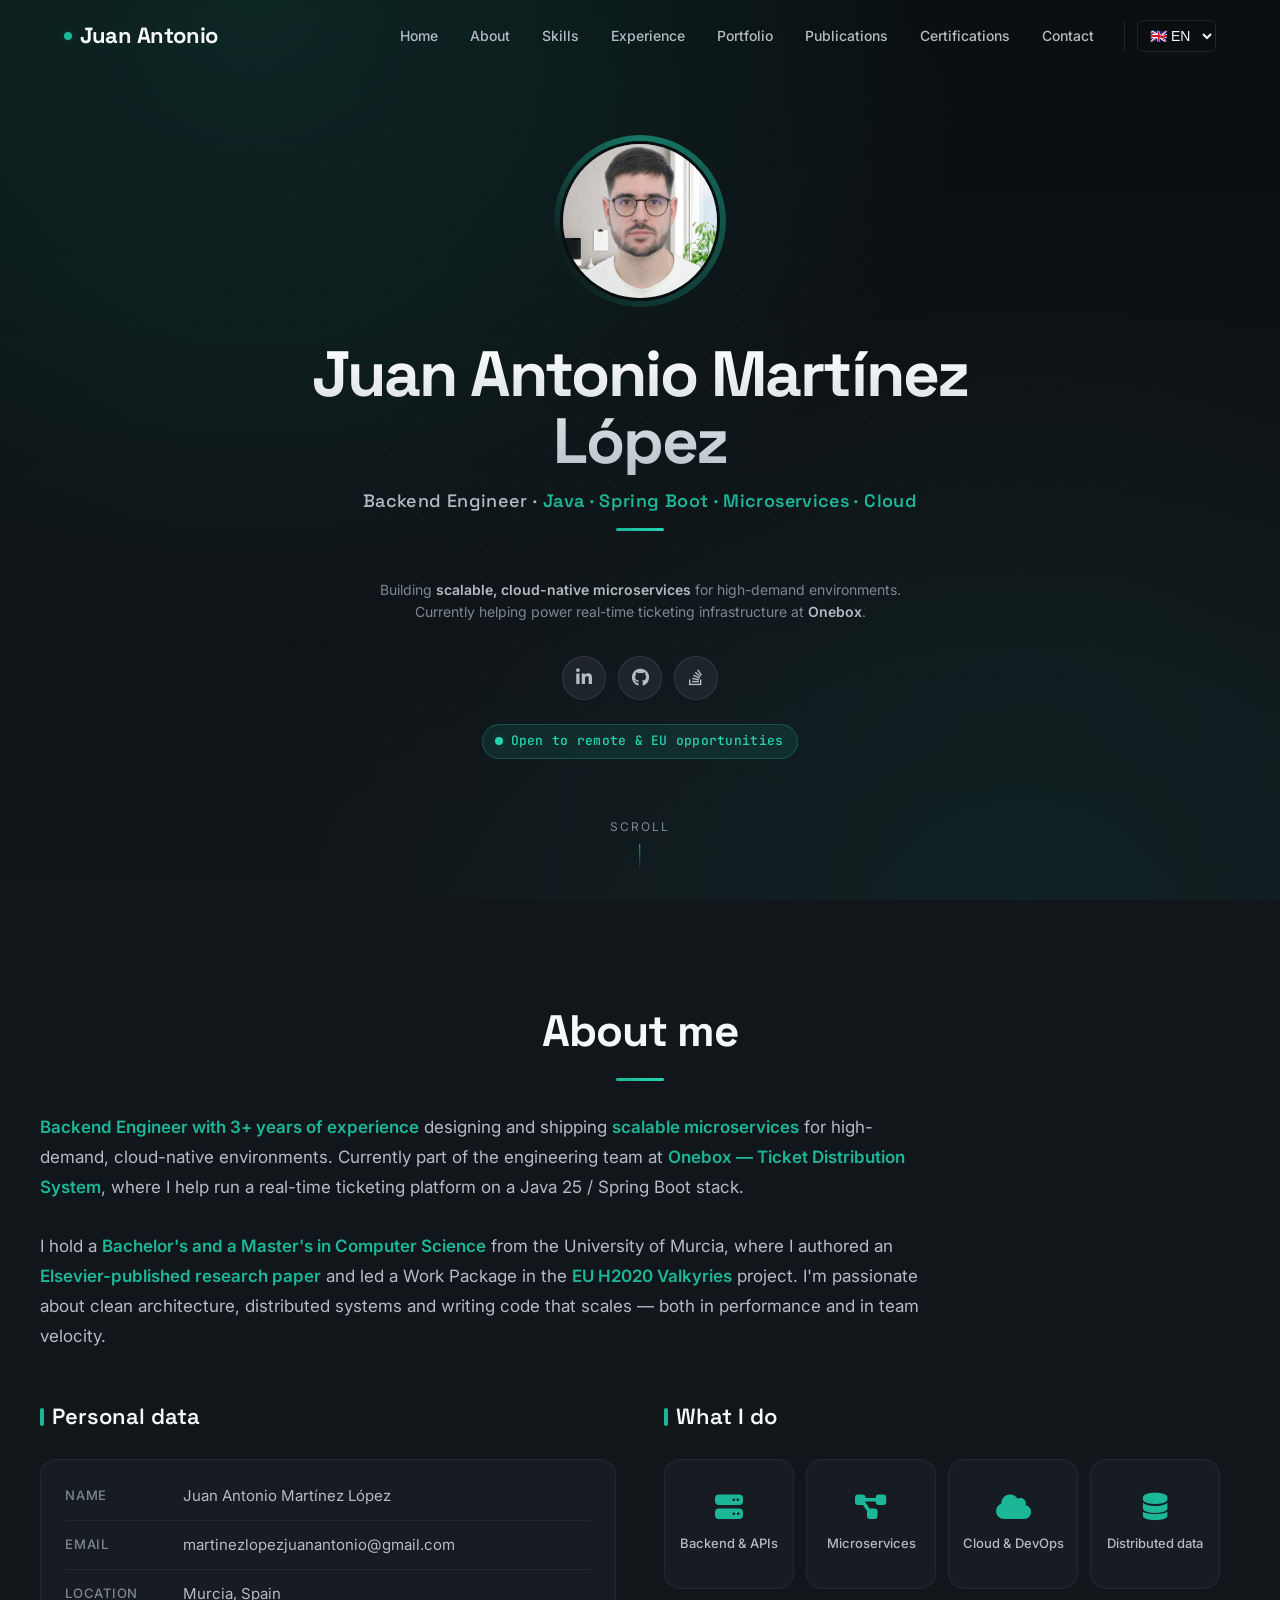
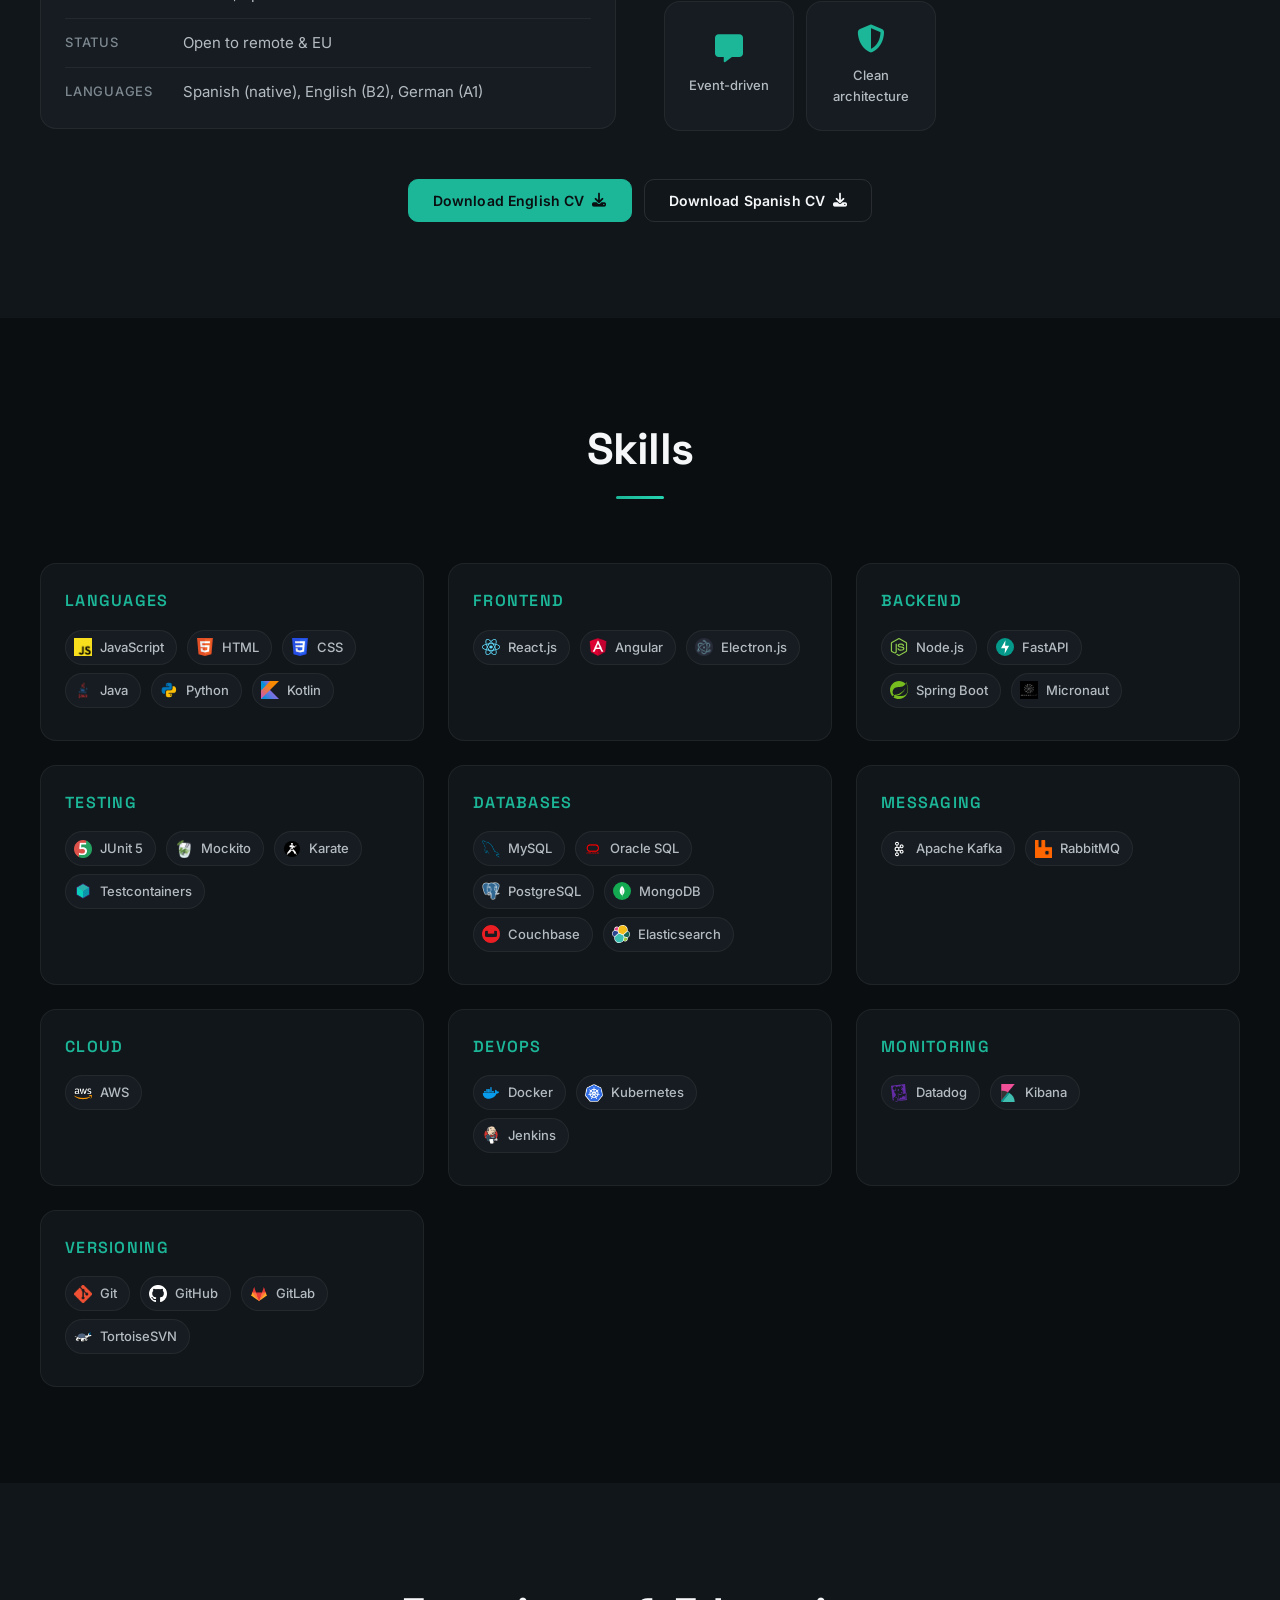
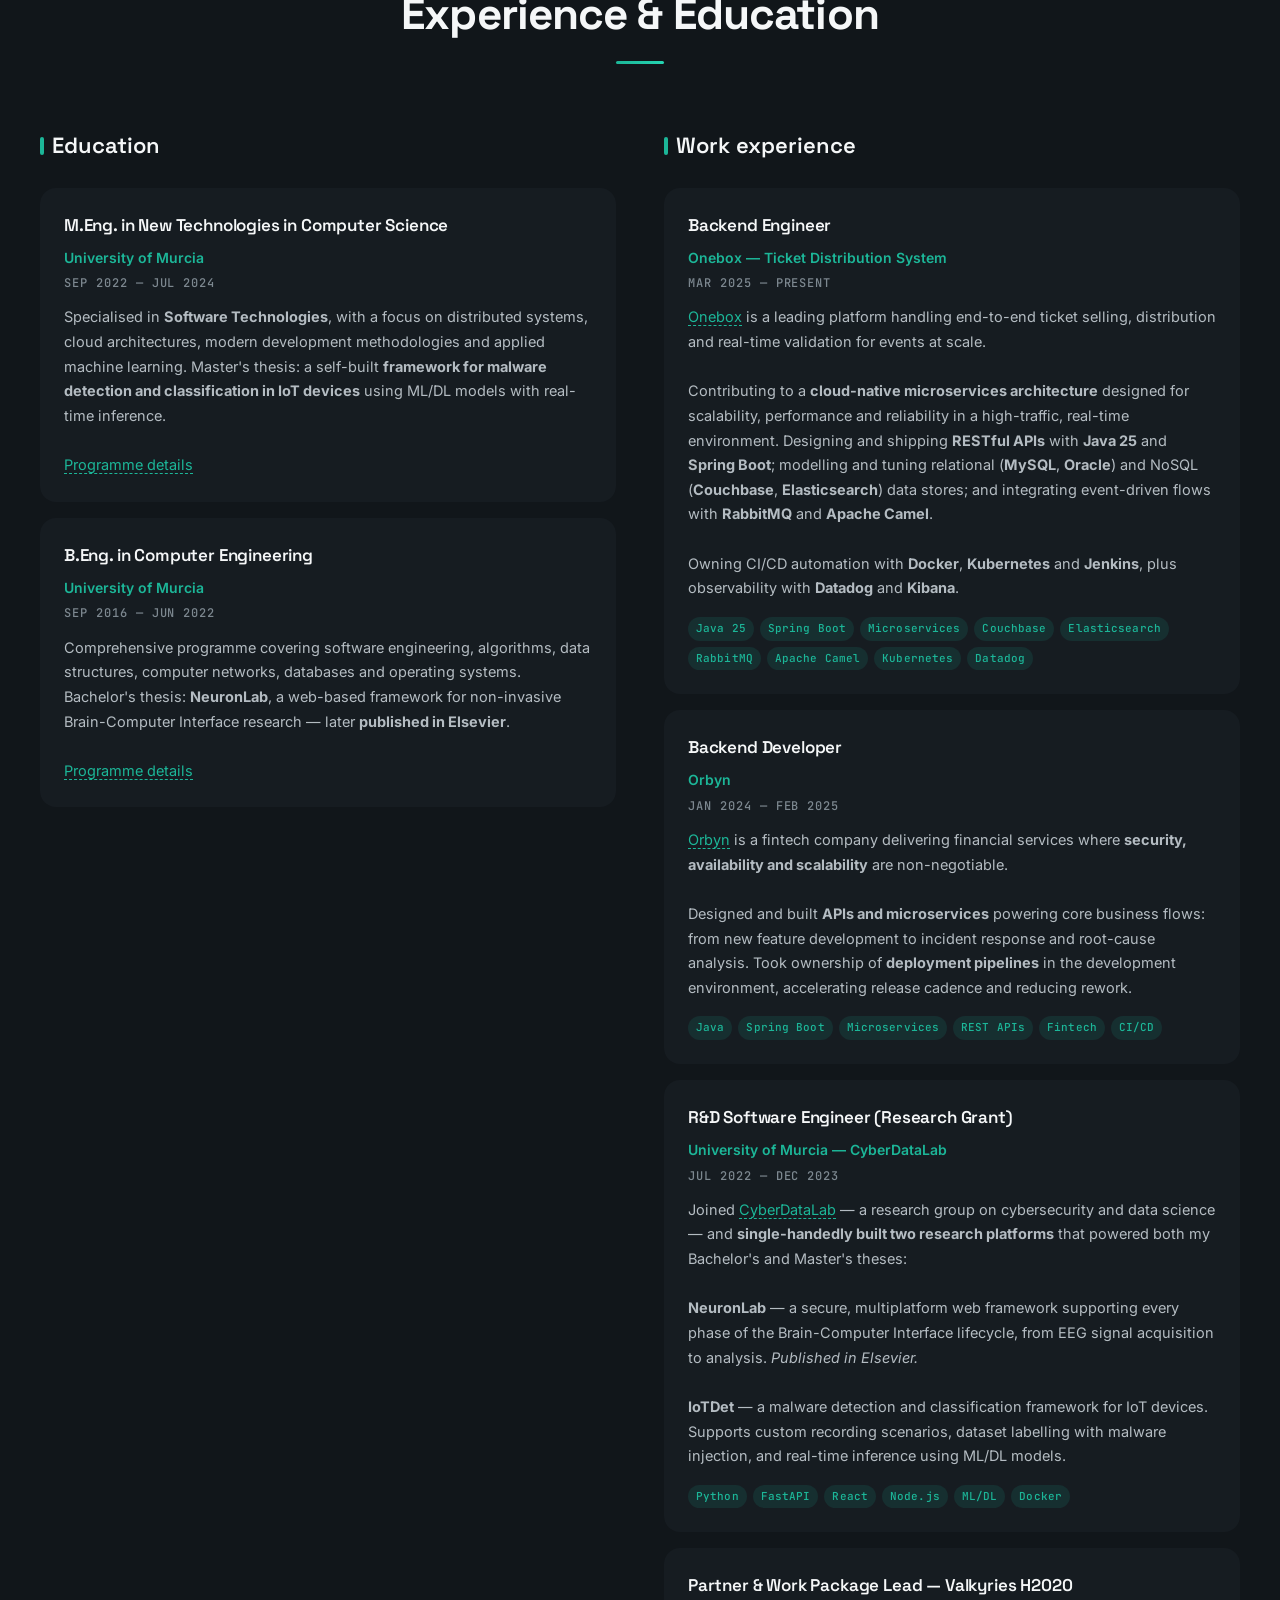
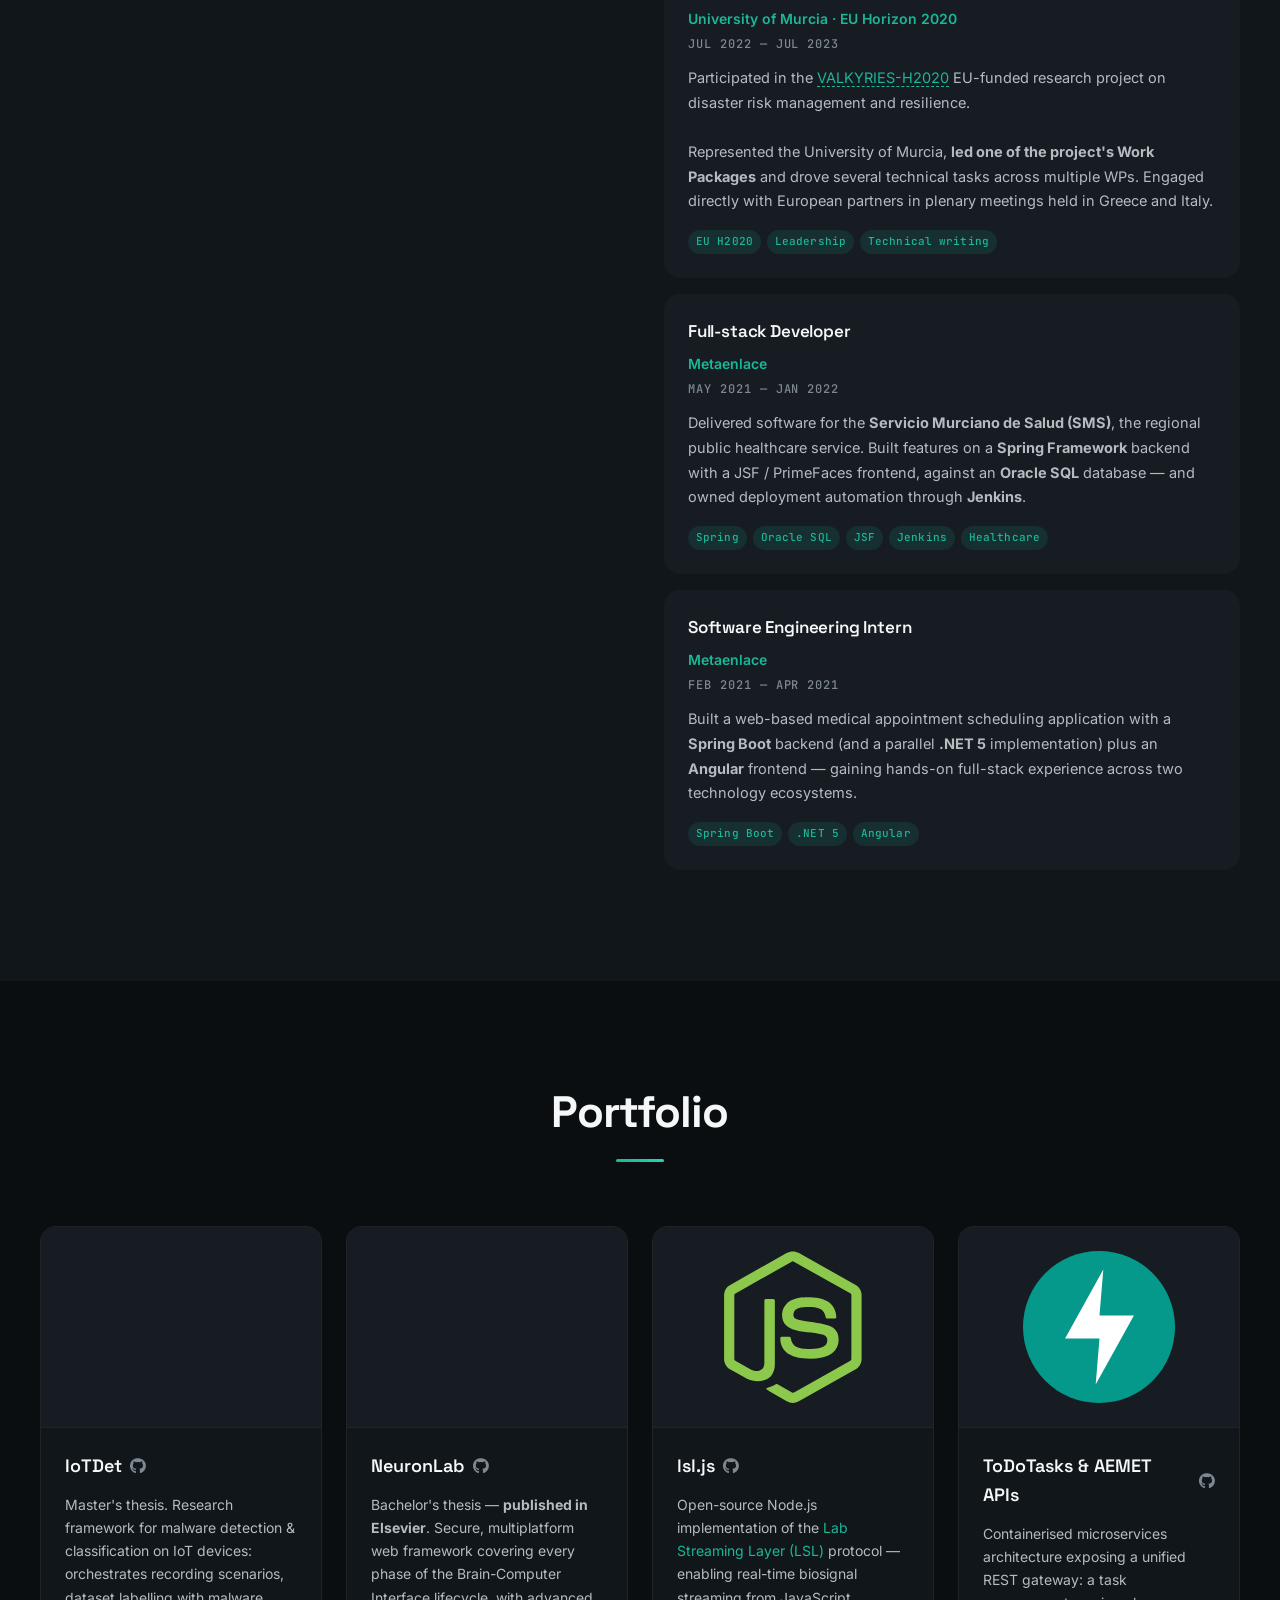
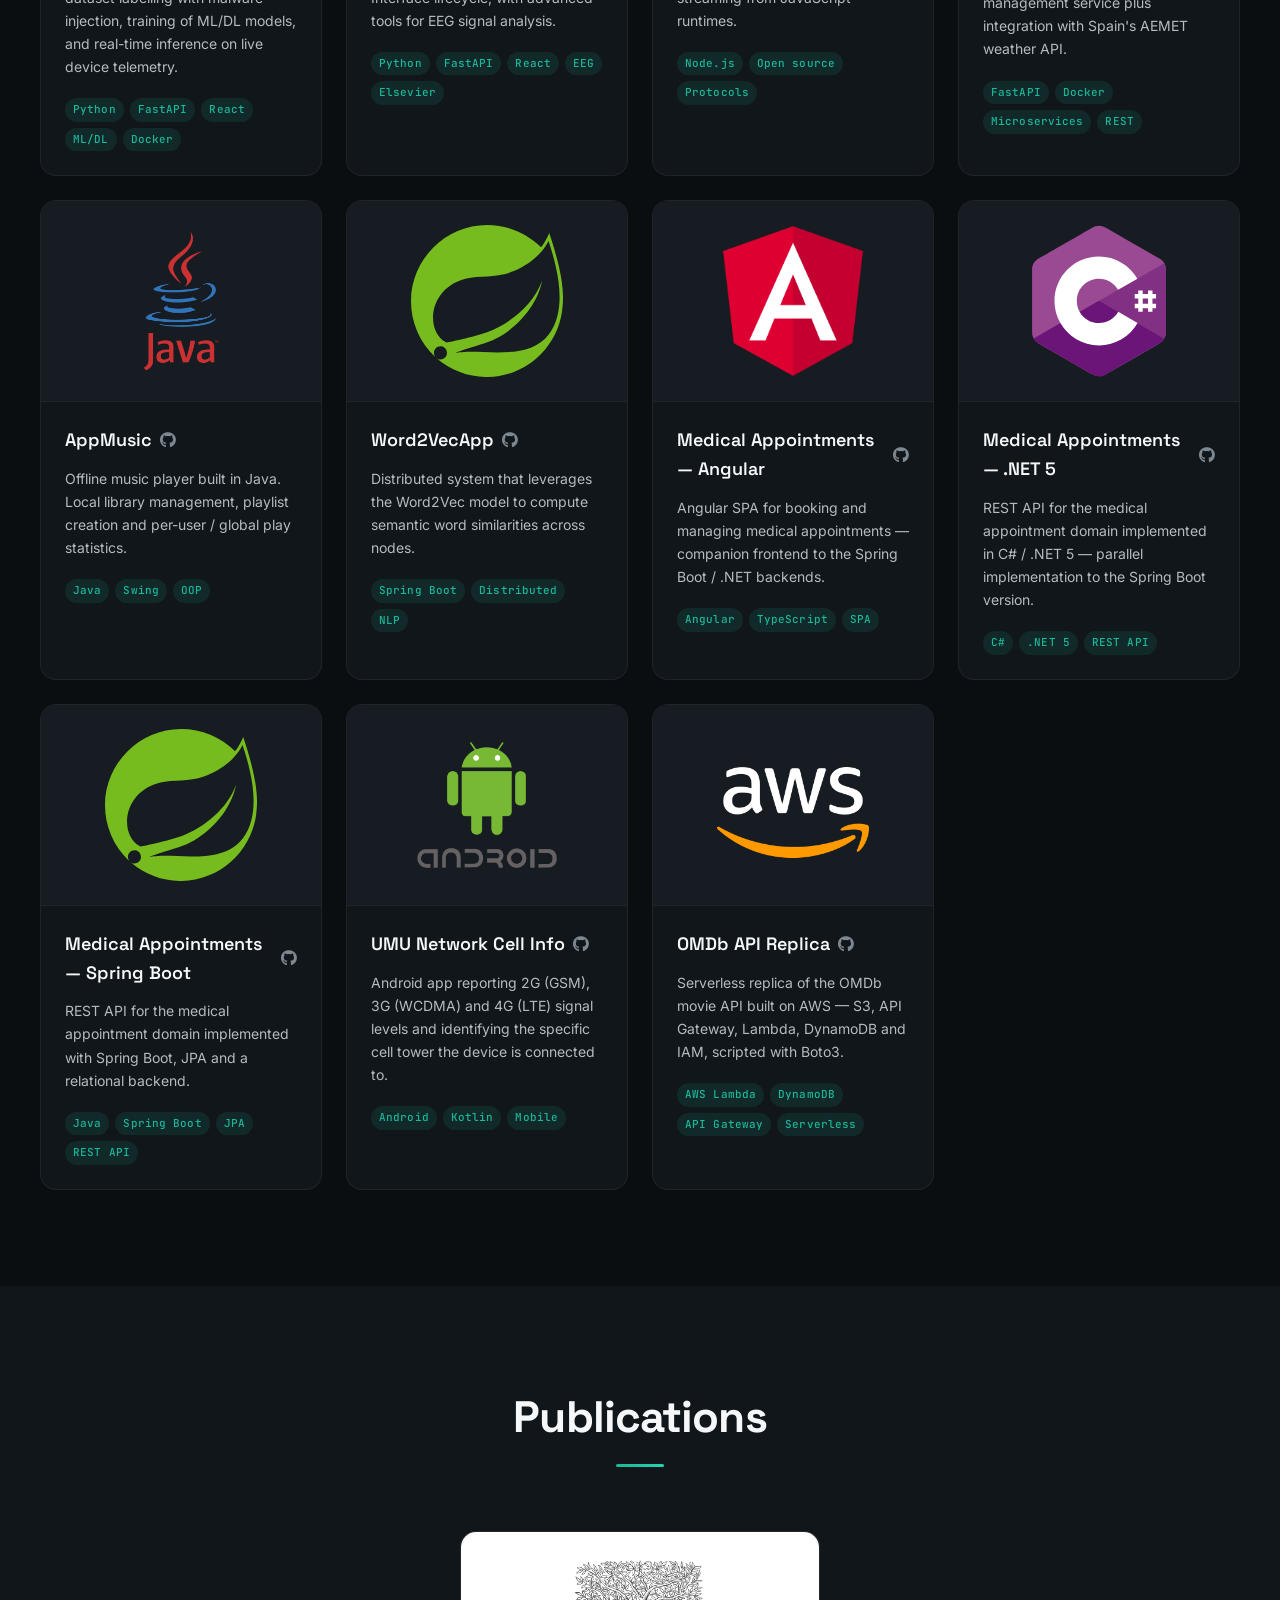
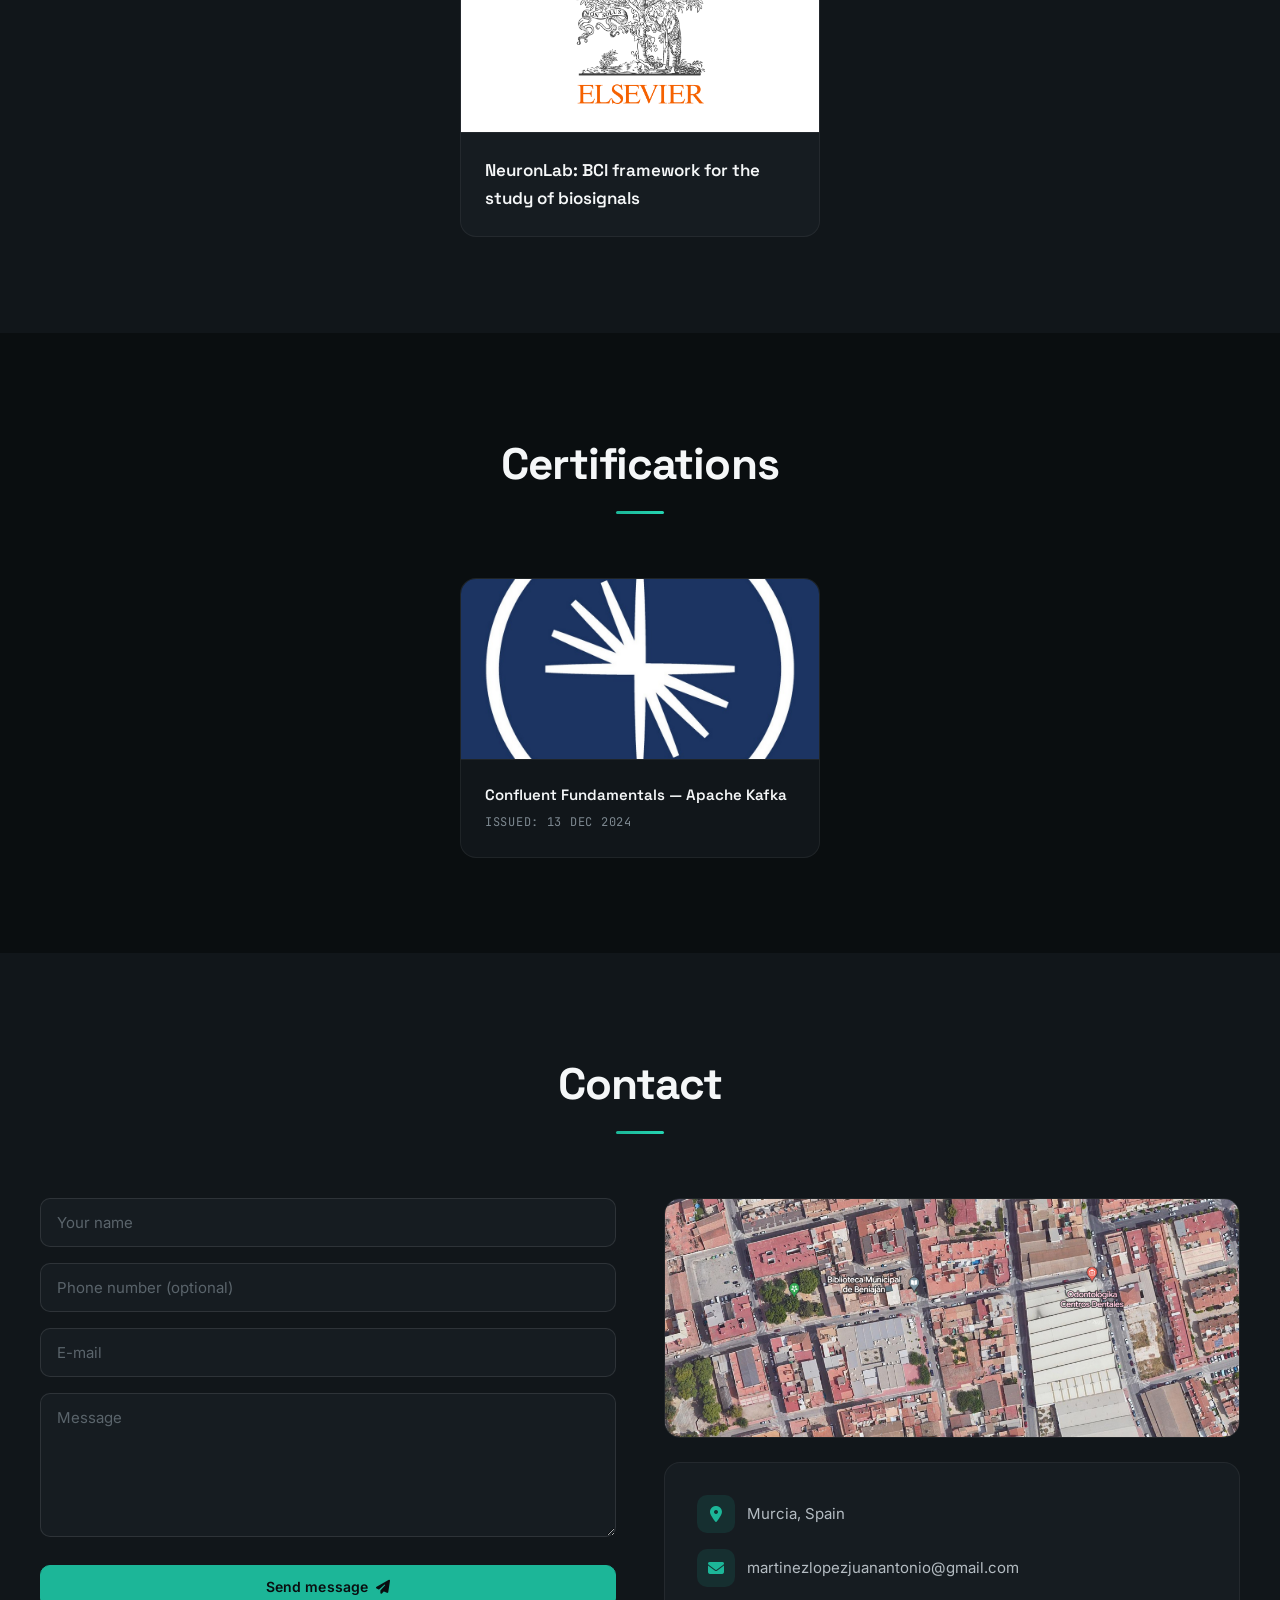
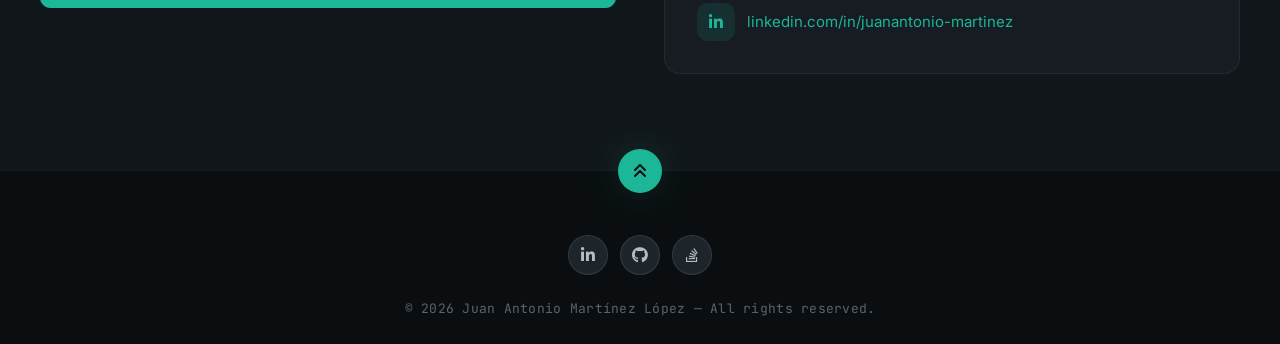
<file: portfolio/en/index.html>
<!DOCTYPE html>
<html lang="en">
<head>
    <meta charset="UTF-8">
    <meta http-equiv="X-UA-Compatible" content="IE=edge">
    <meta name="viewport" content="width=device-width, initial-scale=1.0">
    <title>Juan Antonio Martínez López — Backend Engineer · Java · Spring Boot</title>
    <meta name="description" content="Backend Engineer with 3+ years of experience building scalable, cloud-native microservices. Java, Spring Boot, Kubernetes, Kafka, RabbitMQ, Couchbase, Elasticsearch. Open to remote &amp; EU opportunities.">
    <meta name="keywords" content="Backend Engineer, Java Developer, Spring Boot, Microservices, Distributed Systems, Kubernetes, Kafka, Couchbase, Elasticsearch, Cloud Native, REST API, Murcia, Spain, Portfolio, Juan Antonio Martinez">
    <meta name="author" content="Juan Antonio Martínez López">
    <meta name="theme-color" content="#0a0e10">

    <!-- Open Graph -->
    <meta property="og:type" content="website">
    <meta property="og:locale" content="en_US">
    <meta property="og:title" content="Juan Antonio Martínez López — Backend Engineer">
    <meta property="og:description" content="3+ years building scalable, cloud-native microservices with Java, Spring Boot and Kubernetes. Currently shipping real-time ticketing at Onebox.">
    <meta property="og:image" content="../common/img/a2.jpeg">

    <!-- Twitter -->
    <meta name="twitter:card" content="summary_large_image">
    <meta name="twitter:title" content="Juan Antonio Martínez López — Backend Engineer">
    <meta name="twitter:description" content="3+ years building scalable, cloud-native microservices with Java, Spring Boot and Kubernetes.">

    <link rel="preconnect" href="https://fonts.googleapis.com">
    <link rel="preconnect" href="https://fonts.gstatic.com" crossorigin>
    <link rel="stylesheet" href="https://cdnjs.cloudflare.com/ajax/libs/font-awesome/6.1.2/css/all.min.css" integrity="sha512-1sCRPdkRXhBV2PBLUdRb4tMg1w2YPf37qatUFeS7zlBy7jJI8Lf4VHwWfZZfpXtYSLy85pkm9GaYVYMfw5BC1A==" crossorigin="anonymous" referrerpolicy="no-referrer" />
    <link rel="stylesheet" href="../common/estilo.css">
    <link rel="icon" type="image/png" sizes="32x32" href="img/favicon-32.png">
</head>
<body>
    <!-- Scroll progress bar -->
    <div class="scroll-progress" aria-hidden="true"></div>

    <!-- HEADER -->
    <div class="contenedor-header">
        <header>
            <div class="logo">
                <a href="#home" aria-label="Home">Juan Antonio</a>
            </div>
            <nav id="nav" aria-label="Primary">
                <ul>
                    <li><a href="#home" onclick="seleccionar()">Home</a></li>
                    <li><a href="#aboutme" onclick="seleccionar()">About</a></li>
                    <li><a href="#skills" onclick="seleccionar()">Skills</a></li>
                    <li><a href="#curriculum" onclick="seleccionar()">Experience</a></li>
                    <li><a href="#portfolio" onclick="seleccionar()">Portfolio</a></li>
                    <li><a href="#publication" onclick="seleccionar()">Publications</a></li>
                    <li><a href="#certification" onclick="seleccionar()">Certifications</a></li>
                    <li><a href="#contact" onclick="seleccionar()">Contact</a></li>
                    <li class="language-selector">
                        <select id="language-select" onchange="cambiarIdioma()" aria-label="Language">
                            <option value="es">🇪🇸 ES</option>
                            <option selected value="en">🇬🇧 EN</option>
                        </select>
                    </li>
                </ul>
            </nav>
            <div class="nav-responsive" onclick="mostrarOcultarMenu()" aria-label="Toggle menu" role="button">
                <i class="fa-solid fa-bars"></i>
            </div>
        </header>
    </div>

    <!-- HERO -->
    <section id="home" class="inicio">
        <div class="contenido-banner">
            <div class="contenedor-img">
                <img src="../common/img/a2.jpeg" alt="Juan Antonio Martínez López">
            </div>
            <h1>Juan Antonio Martínez López</h1>
            <h2>Backend Engineer · <span class="accent">Java · Spring Boot · Microservices · Cloud</span></h2>
            <p class="tagline">Building <strong>scalable, cloud-native microservices</strong> for high-demand environments. Currently helping power real-time ticketing infrastructure at <strong>Onebox</strong>.</p>
            <div class="redes" aria-label="Social links">
                <a href="https://www.linkedin.com/in/juanantonio-martinez/" target="_blank" rel="noopener" aria-label="LinkedIn"><i class="fa-brands fa-linkedin-in"></i></a>
                <a href="https://github.com/JuananMtez" target="_blank" rel="noopener" aria-label="GitHub"><i class="fa-brands fa-github"></i></a>
                <a href="https://stackoverflow.com/users/19906802/juan-antonio-martinez-lopez" target="_blank" rel="noopener" aria-label="Stack Overflow"><i class="fa-brands fa-stack-overflow"></i></a>
            </div>
            <div class="availability-badge" role="status">Open to remote &amp; EU opportunities</div>
        </div>
        <div class="scroll-cue" aria-hidden="true">Scroll</div>
    </section>

    <!-- ABOUT ME -->
    <section id="aboutme" class="sobremi reveal">
        <div class="contenido-seccion">
            <h2>About me</h2>
            <p><span>Backend Engineer with 3+ years of experience</span> designing and shipping <span>scalable microservices</span> for high-demand, cloud-native environments. Currently part of the engineering team at <span>Onebox — Ticket Distribution System</span>, where I help run a real-time ticketing platform on a Java 25 / Spring Boot stack.<br/><br/>
                I hold a <span>Bachelor's and a Master's in Computer Science</span> from the University of Murcia, where I authored an <span>Elsevier-published research paper</span> and led a Work Package in the <span>EU H2020 Valkyries</span> project. I'm passionate about clean architecture, distributed systems and writing code that scales — both in performance and in team velocity.</p>

            <div class="fila">
                <div class="col">
                    <h3>Personal data</h3>
                    <ul>
                        <li><strong>Name</strong> Juan Antonio Martínez López</li>
                        <li><strong>Email</strong> martinezlopezjuanantonio@gmail.com</li>
                        <li><strong>Location</strong> Murcia, Spain</li>
                        <li><strong>Status</strong> Open to remote &amp; EU</li>
                        <li><strong>Languages</strong> Spanish (native), English (B2), German (A1)</li>
                    </ul>
                </div>

                <div class="col">
                    <h3>What I do</h3>
                    <div class="contenedor-intereses">
                        <div class="interes">
                            <i class="fa-solid fa-server"></i>
                            <span>Backend &amp; APIs</span>
                        </div>
                        <div class="interes">
                            <i class="fa-solid fa-diagram-project"></i>
                            <span>Microservices</span>
                        </div>
                        <div class="interes">
                            <i class="fa-solid fa-cloud"></i>
                            <span>Cloud &amp; DevOps</span>
                        </div>
                        <div class="interes">
                            <i class="fa-solid fa-database"></i>
                            <span>Distributed data</span>
                        </div>
                        <div class="interes">
                            <i class="fa-solid fa-message"></i>
                            <span>Event-driven</span>
                        </div>
                        <div class="interes">
                            <i class="fa-solid fa-shield-halved"></i>
                            <span>Clean architecture</span>
                        </div>
                    </div>
                </div>
            </div>
            <div class="cv-actions">
                <a href="../common/pdf/CV___English.pdf" target="_blank" rel="noopener">
                    <button>
                        Download English CV <i class="fa-solid fa-download"></i>
                        <span class="overlay"></span>
                    </button>
                </a>
                <a href="../common/pdf/CV__Spanish.pdf" target="_blank" rel="noopener">
                    <button class="secondary">
                        Download Spanish CV <i class="fa-solid fa-download"></i>
                        <span class="overlay"></span>
                    </button>
                </a>
            </div>
        </div>
    </section>

    <!-- SKILLS -->
    <section class="skills reveal" id="skills">
        <div class="contenido-seccion">
            <h2>Skills</h2>
            <div class="fila">
                <div class="col">
                    <h3>Languages</h3>
                    <div class="skill"><img src="../common/img/javascript.png" alt=""><span>JavaScript</span></div>
                    <div class="skill"><img src="../common/img/html5.svg" alt=""><span>HTML</span></div>
                    <div class="skill"><img src="../common/img/css3.svg" alt=""><span>CSS</span></div>
                    <div class="skill"><img src="../common/img/java.png" alt=""><span>Java</span></div>
                    <div class="skill"><img src="../common/img/python.png" alt=""><span>Python</span></div>
                    <div class="skill"><img src="../common/img/kotlin.png" alt=""><span>Kotlin</span></div>
                </div>
                <div class="col">
                    <h3>Frontend</h3>
                    <div class="skill"><img src="../common/img/react.png" alt=""><span>React.js</span></div>
                    <div class="skill"><img src="../common/img/angular.png" alt=""><span>Angular</span></div>
                    <div class="skill"><img src="../common/img/electrong.png" alt=""><span>Electron.js</span></div>
                </div>
                <div class="col">
                    <h3>Backend</h3>
                    <div class="skill"><img src="../common/img/nodejs-icon.svg" alt=""><span>Node.js</span></div>
                    <div class="skill"><img src="../common/img/fastapi.svg" alt=""><span>FastAPI</span></div>
                    <div class="skill"><img src="../common/img/spring.svg" alt=""><span>Spring Boot</span></div>
                    <div class="skill"><img src="../common/img/micronaut.png" alt=""><span>Micronaut</span></div>
                </div>
                <div class="col">
                    <h3>Testing</h3>
                    <div class="skill"><img src="../common/img/junit5-logo.png" alt=""><span>JUnit 5</span></div>
                    <div class="skill"><img src="../common/img/image-59-removebg-preview.png" alt=""><span>Mockito</span></div>
                    <div class="skill"><img src="../common/img/karate.svg" alt=""><span>Karate</span></div>
                    <div class="skill"><img src="../common/img/testcontainers.png" alt=""><span>Testcontainers</span></div>
                </div>
                <div class="col">
                    <h3>Databases</h3>
                    <div class="skill"><img src="../common/img/mysql.png" alt=""><span>MySQL</span></div>
                    <div class="skill"><img src="../common/img/oracle.png" alt=""><span>Oracle SQL</span></div>
                    <div class="skill"><img src="../common/img/postgres.png" alt=""><span>PostgreSQL</span></div>
                    <div class="skill"><img src="../common/img/mongodb.svg" alt=""><span>MongoDB</span></div>
                    <div class="skill"><img src="../common/img/couchbase.png" alt=""><span>Couchbase</span></div>
                    <div class="skill"><img src="../common/img/elasticsearch.svg" alt=""><span>Elasticsearch</span></div>
                </div>
                <div class="col">
                    <h3>Messaging</h3>
                    <div class="skill"><img src="../common/img/kafka.png" alt=""><span>Apache Kafka</span></div>
                    <div class="skill"><img src="../common/img/rabbitmq.png" alt=""><span>RabbitMQ</span></div>
                </div>
                <div class="col">
                    <h3>Cloud</h3>
                    <div class="skill"><img src="../common/img/aws3.png" alt=""><span>AWS</span></div>
                </div>
                <div class="col">
                    <h3>DevOps</h3>
                    <div class="skill"><img src="../common/img/docker.png" alt=""><span>Docker</span></div>
                    <div class="skill"><img src="../common/img/k-logo.webp" alt=""><span>Kubernetes</span></div>
                    <div class="skill"><img src="../common/img/Jenkins_logo.svg.png" alt=""><span>Jenkins</span></div>
                </div>
                <div class="col">
                    <h3>Monitoring</h3>
                    <div class="skill"><img src="../common/img/datadog.svg" alt=""><span>Datadog</span></div>
                    <div class="skill"><img src="../common/img/kibana.svg" alt=""><span>Kibana</span></div>
                </div>
                <div class="col">
                    <h3>Versioning</h3>
                    <div class="skill"><img src="../common/img/git.png" alt=""><span>Git</span></div>
                    <div class="skill"><img src="../common/img/github.png" alt=""><span>GitHub</span></div>
                    <div class="skill"><img src="../common/img/gitlab.png" alt=""><span>GitLab</span></div>
                    <div class="skill"><img src="../common/img/tortoisesvn.png" alt=""><span>TortoiseSVN</span></div>
                </div>
            </div>
        </div>
    </section>

    <!-- CURRICULUM -->
    <section id="curriculum" class="curriculum reveal">
        <div class="contenido-seccion">
            <h2>Experience &amp; Education</h2>
            <div class="fila">
                <div class="col izquierda">
                    <h3>Education</h3>
                    <div class="item izq">
                        <h4>M.Eng. in New Technologies in Computer Science</h4>
                        <span class="casa">University of Murcia</span>
                        <span class="fecha">Sep 2022 — Jul 2024</span>
                        <p>Specialised in <strong>Software Technologies</strong>, with a focus on distributed systems, cloud architectures, modern development methodologies and applied machine learning. Master's thesis: a self-built <strong>framework for malware detection and classification in IoT devices</strong> using ML/DL models with real-time inference.<br/><br/><a target="_blank" rel="noopener" href="https://www.um.es/web/estudios/masteres/tecnologias-informatica/descripcion">Programme details</a></p>
                    </div>
                    <div class="item izq">
                        <h4>B.Eng. in Computer Engineering</h4>
                        <span class="casa">University of Murcia</span>
                        <span class="fecha">Sep 2016 — Jun 2022</span>
                        <p>Comprehensive programme covering software engineering, algorithms, data structures, computer networks, databases and operating systems. Bachelor's thesis: <strong>NeuronLab</strong>, a web-based framework for non-invasive Brain-Computer Interface research — later <strong>published in Elsevier</strong>.<br/><br/><a target="_blank" rel="noopener" href="https://www.um.es/web/estudios/grados/informatica/descripcion">Programme details</a></p>
                    </div>
                </div>

                <div class="col derecha">
                    <h3>Work experience</h3>
                    <div class="item der">
                        <h4>Backend Engineer</h4>
                        <span class="casa">Onebox — Ticket Distribution System</span>
                        <span class="fecha">Mar 2025 — Present</span>
                        <p><a href="https://www.oneboxtds.com/" target="_blank" rel="noopener">Onebox</a> is a leading platform handling end-to-end ticket selling, distribution and real-time validation for events at scale.<br/><br/>
                            Contributing to a <strong>cloud-native microservices architecture</strong> designed for scalability, performance and reliability in a high-traffic, real-time environment. Designing and shipping <strong>RESTful APIs</strong> with <strong>Java 25</strong> and <strong>Spring Boot</strong>; modelling and tuning relational (<strong>MySQL</strong>, <strong>Oracle</strong>) and NoSQL (<strong>Couchbase</strong>, <strong>Elasticsearch</strong>) data stores; and integrating event-driven flows with <strong>RabbitMQ</strong> and <strong>Apache Camel</strong>.<br/><br/>
                            Owning CI/CD automation with <strong>Docker</strong>, <strong>Kubernetes</strong> and <strong>Jenkins</strong>, plus observability with <strong>Datadog</strong> and <strong>Kibana</strong>.</p>
                        <div class="tech-tags"><span>Java 25</span><span>Spring Boot</span><span>Microservices</span><span>Couchbase</span><span>Elasticsearch</span><span>RabbitMQ</span><span>Apache Camel</span><span>Kubernetes</span><span>Datadog</span></div>
                    </div>
                    <div class="item der">
                        <h4>Backend Developer</h4>
                        <span class="casa">Orbyn</span>
                        <span class="fecha">Jan 2024 — Feb 2025</span>
                        <p><a href="https://orbyn.com/" target="_blank" rel="noopener">Orbyn</a> is a fintech company delivering financial services where <strong>security, availability and scalability</strong> are non-negotiable.<br/><br/>
                            Designed and built <strong>APIs and microservices</strong> powering core business flows: from new feature development to incident response and root-cause analysis. Took ownership of <strong>deployment pipelines</strong> in the development environment, accelerating release cadence and reducing rework.</p>
                        <div class="tech-tags"><span>Java</span><span>Spring Boot</span><span>Microservices</span><span>REST APIs</span><span>Fintech</span><span>CI/CD</span></div>
                    </div>
                    <div class="item der">
                        <h4>R&amp;D Software Engineer (Research Grant)</h4>
                        <span class="casa">University of Murcia — CyberDataLab</span>
                        <span class="fecha">Jul 2022 — Dec 2023</span>
                        <p>Joined <a href="https://cyberdatalab.um.es/" target="_blank" rel="noopener">CyberDataLab</a> — a research group on cybersecurity and data science — and <strong>single-handedly built two research platforms</strong> that powered both my Bachelor's and Master's theses:<br/><br/>
                            <strong>NeuronLab</strong> — a secure, multiplatform web framework supporting every phase of the Brain-Computer Interface lifecycle, from EEG signal acquisition to analysis. <em>Published in Elsevier.</em><br/><br/>
                            <strong>IoTDet</strong> — a malware detection and classification framework for IoT devices. Supports custom recording scenarios, dataset labelling with malware injection, and real-time inference using ML/DL models.</p>
                        <div class="tech-tags"><span>Python</span><span>FastAPI</span><span>React</span><span>Node.js</span><span>ML/DL</span><span>Docker</span></div>
                    </div>
                    <div class="item der">
                        <h4>Partner &amp; Work Package Lead — Valkyries H2020</h4>
                        <span class="casa">University of Murcia · EU Horizon 2020</span>
                        <span class="fecha">Jul 2022 — Jul 2023</span>
                        <p>Participated in the <a href="https://www.valkyries-h2020.eu/" target="_blank" rel="noopener">VALKYRIES-H2020</a> EU-funded research project on disaster risk management and resilience.<br/><br/>
                            Represented the University of Murcia, <strong>led one of the project's Work Packages</strong> and drove several technical tasks across multiple WPs. Engaged directly with European partners in plenary meetings held in Greece and Italy.</p>
                        <div class="tech-tags"><span>EU H2020</span><span>Leadership</span><span>Technical writing</span></div>
                    </div>
                    <div class="item der">
                        <h4>Full-stack Developer</h4>
                        <span class="casa">Metaenlace</span>
                        <span class="fecha">May 2021 — Jan 2022</span>
                        <p>Delivered software for the <strong>Servicio Murciano de Salud (SMS)</strong>, the regional public healthcare service. Built features on a <strong>Spring Framework</strong> backend with a JSF / PrimeFaces frontend, against an <strong>Oracle SQL</strong> database — and owned deployment automation through <strong>Jenkins</strong>.</p>
                        <div class="tech-tags"><span>Spring</span><span>Oracle SQL</span><span>JSF</span><span>Jenkins</span><span>Healthcare</span></div>
                    </div>
                    <div class="item der">
                        <h4>Software Engineering Intern</h4>
                        <span class="casa">Metaenlace</span>
                        <span class="fecha">Feb 2021 — Apr 2021</span>
                        <p>Built a web-based medical appointment scheduling application with a <strong>Spring Boot</strong> backend (and a parallel <strong>.NET 5</strong> implementation) plus an <strong>Angular</strong> frontend — gaining hands-on full-stack experience across two technology ecosystems.</p>
                        <div class="tech-tags"><span>Spring Boot</span><span>.NET 5</span><span>Angular</span></div>
                    </div>
                </div>
            </div>
        </div>
    </section>

    <!-- PORTFOLIO -->
    <section id="portfolio" class="portfolio reveal">
        <div class="contenido-seccion">
            <h2>Portfolio</h2>
            <div class="galeria">

                <div class="proyecto">
                    <iframe src="https://www.youtube.com/embed/QIfggvPK4h0?si=AlsEwXzYEeQnHqw5" title="IoTDet" frameborder="0" allow="accelerometer; autoplay; clipboard-write; encrypted-media; gyroscope; picture-in-picture; web-share" allowfullscreen loading="lazy"></iframe>
                    <div class="overlay">
                        <h3><a href="https://github.com/JuananMtez/IoTDet" target="_blank" rel="noopener">IoTDet</a> <a href="https://github.com/JuananMtez/IoTDet" target="_blank" rel="noopener" aria-label="View on GitHub"><i class="fa-brands fa-github"></i></a></h3>
                        <p>Master's thesis. Research framework for malware detection &amp; classification on IoT devices: orchestrates recording scenarios, dataset labelling with malware injection, training of ML/DL models, and real-time inference on live device telemetry.</p>
                        <div class="tech-tags"><span>Python</span><span>FastAPI</span><span>React</span><span>ML/DL</span><span>Docker</span></div>
                    </div>
                </div>

                <div class="proyecto">
                    <iframe src="https://www.youtube.com/embed/KYt8sd8XW30?si=9tQ87rwLy6MHGLcX" title="NeuronLab" frameborder="0" allow="accelerometer; autoplay; clipboard-write; encrypted-media; gyroscope; picture-in-picture; web-share" allowfullscreen loading="lazy"></iframe>
                    <div class="overlay">
                        <h3><a href="https://github.com/JuananMtez/NeuronLab" target="_blank" rel="noopener">NeuronLab</a> <a href="https://github.com/JuananMtez/NeuronLab" target="_blank" rel="noopener" aria-label="View on GitHub"><i class="fa-brands fa-github"></i></a></h3>
                        <p>Bachelor's thesis — <strong>published in Elsevier</strong>. Secure, multiplatform web framework covering every phase of the Brain-Computer Interface lifecycle, with advanced tools for EEG signal analysis.</p>
                        <div class="tech-tags"><span>Python</span><span>FastAPI</span><span>React</span><span>EEG</span><span>Elsevier</span></div>
                    </div>
                </div>

                <div class="proyecto">
                    <img src="../common/img/nodejs-icon.svg" alt="lsl.js">
                    <div class="overlay">
                        <h3><a href="https://github.com/JuananMtez/lsl.js" target="_blank" rel="noopener">lsl.js</a> <a href="https://github.com/JuananMtez/lsl.js" target="_blank" rel="noopener" aria-label="View on GitHub"><i class="fa-brands fa-github"></i></a></h3>
                        <p>Open-source Node.js implementation of the <a href="https://labstreaminglayer.org/" target="_blank" rel="noopener">Lab Streaming Layer (LSL)</a> protocol — enabling real-time biosignal streaming from JavaScript runtimes.</p>
                        <div class="tech-tags"><span>Node.js</span><span>Open source</span><span>Protocols</span></div>
                    </div>
                </div>

                <div class="proyecto">
                    <img src="../common/img/fastapi.svg" alt="ToDoTasks AEMET">
                    <div class="overlay">
                        <h3><a href="https://github.com/JuananMtez/ToDoTasks-AEMET-API" target="_blank" rel="noopener">ToDoTasks &amp; AEMET APIs</a> <a href="https://github.com/JuananMtez/ToDoTasks-AEMET-API" target="_blank" rel="noopener" aria-label="View on GitHub"><i class="fa-brands fa-github"></i></a></h3>
                        <p>Containerised microservices architecture exposing a unified REST gateway: a task management service plus integration with Spain's AEMET weather API.</p>
                        <div class="tech-tags"><span>FastAPI</span><span>Docker</span><span>Microservices</span><span>REST</span></div>
                    </div>
                </div>

                <div class="proyecto">
                    <img src="../common/img/java.png" alt="AppMusic">
                    <div class="overlay">
                        <h3><a href="https://github.com/JuananMtez/AppMusic" target="_blank" rel="noopener">AppMusic</a> <a href="https://github.com/JuananMtez/AppMusic" target="_blank" rel="noopener" aria-label="View on GitHub"><i class="fa-brands fa-github"></i></a></h3>
                        <p>Offline music player built in Java. Local library management, playlist creation and per-user / global play statistics.</p>
                        <div class="tech-tags"><span>Java</span><span>Swing</span><span>OOP</span></div>
                    </div>
                </div>

                <div class="proyecto">
                    <img src="../common/img/spring.svg" alt="Word2Vec">
                    <div class="overlay">
                        <h3><a href="https://github.com/JuananMtez/Word2VecApp" target="_blank" rel="noopener">Word2VecApp</a> <a href="https://github.com/JuananMtez/Word2VecApp" target="_blank" rel="noopener" aria-label="View on GitHub"><i class="fa-brands fa-github"></i></a></h3>
                        <p>Distributed system that leverages the Word2Vec model to compute semantic word similarities across nodes.</p>
                        <div class="tech-tags"><span>Spring Boot</span><span>Distributed</span><span>NLP</span></div>
                    </div>
                </div>

                <div class="proyecto">
                    <img src="../common/img/angular.png" alt="Medical appointments">
                    <div class="overlay">
                        <h3><a href="https://github.com/JuananMtez/Medical_Appointments_Angular" target="_blank" rel="noopener">Medical Appointments — Angular</a> <a href="https://github.com/JuananMtez/Medical_Appointments_Angular" target="_blank" rel="noopener" aria-label="View on GitHub"><i class="fa-brands fa-github"></i></a></h3>
                        <p>Angular SPA for booking and managing medical appointments — companion frontend to the Spring Boot / .NET backends.</p>
                        <div class="tech-tags"><span>Angular</span><span>TypeScript</span><span>SPA</span></div>
                    </div>
                </div>

                <div class="proyecto">
                    <img src="../common/img/csharp.svg" alt="Medical appointments .NET">
                    <div class="overlay">
                        <h3><a href="https://github.com/JuananMtez/Medical_Appointments_.Net5" target="_blank" rel="noopener">Medical Appointments — .NET 5</a> <a href="https://github.com/JuananMtez/Medical_Appointments_.Net5" target="_blank" rel="noopener" aria-label="View on GitHub"><i class="fa-brands fa-github"></i></a></h3>
                        <p>REST API for the medical appointment domain implemented in C# / .NET 5 — parallel implementation to the Spring Boot version.</p>
                        <div class="tech-tags"><span>C#</span><span>.NET 5</span><span>REST API</span></div>
                    </div>
                </div>

                <div class="proyecto">
                    <img src="../common/img/spring.svg" alt="Medical appointments Spring">
                    <div class="overlay">
                        <h3><a href="https://github.com/JuananMtez/Medical_Appointments_SpringBoot" target="_blank" rel="noopener">Medical Appointments — Spring Boot</a> <a href="https://github.com/JuananMtez/Medical_Appointments_SpringBoot" target="_blank" rel="noopener" aria-label="View on GitHub"><i class="fa-brands fa-github"></i></a></h3>
                        <p>REST API for the medical appointment domain implemented with Spring Boot, JPA and a relational backend.</p>
                        <div class="tech-tags"><span>Java</span><span>Spring Boot</span><span>JPA</span><span>REST API</span></div>
                    </div>
                </div>

                <div class="proyecto">
                    <img src="../common/img/android.png" alt="UMU Network Cell Info">
                    <div class="overlay">
                        <h3><a href="https://github.com/JuananMtez/Umu-Network-Cell-Info" target="_blank" rel="noopener">UMU Network Cell Info</a> <a href="https://github.com/JuananMtez/Umu-Network-Cell-Info" target="_blank" rel="noopener" aria-label="View on GitHub"><i class="fa-brands fa-github"></i></a></h3>
                        <p>Android app reporting 2G (GSM), 3G (WCDMA) and 4G (LTE) signal levels and identifying the specific cell tower the device is connected to.</p>
                        <div class="tech-tags"><span>Android</span><span>Kotlin</span><span>Mobile</span></div>
                    </div>
                </div>

                <div class="proyecto">
                    <img src="../common/img/aws3.png" alt="OMDb API replica">
                    <div class="overlay">
                        <h3><a href="https://github.com/JuananMtez/OMDb-API-Replica" target="_blank" rel="noopener">OMDb API Replica</a> <a href="https://github.com/JuananMtez/OMDb-API-Replica" target="_blank" rel="noopener" aria-label="View on GitHub"><i class="fa-brands fa-github"></i></a></h3>
                        <p>Serverless replica of the OMDb movie API built on AWS — S3, API Gateway, Lambda, DynamoDB and IAM, scripted with Boto3.</p>
                        <div class="tech-tags"><span>AWS Lambda</span><span>DynamoDB</span><span>API Gateway</span><span>Serverless</span></div>
                    </div>
                </div>

            </div>
        </div>
    </section>

    <!-- PUBLICATIONS -->
    <section id="publication" class="publicacion reveal">
        <div class="contenido-seccion">
            <h2>Publications</h2>
            <div class="galeria">
                <div class="proyecto">
                    <img src="../common/img/elsevier.png" alt="Elsevier">
                    <div class="overlay">
                        <h3><a href="../common/pdf/neuronlab.pdf" target="_blank" rel="noopener">NeuronLab: BCI framework for the study of biosignals</a></h3>
                    </div>
                </div>
            </div>
        </div>
    </section>

    <!-- CERTIFICATIONS -->
    <section id="certification" class="certificacion reveal">
        <div class="contenido-seccion">
            <h2>Certifications</h2>
            <div class="galeria">
                <div class="proyecto">
                    <img src="../common/img/confluent.jpg" alt="Confluent">
                    <div class="overlay">
                        <h3><a href="https://certificates.confluent.io/fe97c902-c46f-4cf1-aead-4e4c164ef2c8#acc.y3Ipmvxf" target="_blank" rel="noopener">Confluent Fundamentals — Apache Kafka</a></h3>
                        <p>Issued: 13 Dec 2024</p>
                    </div>
                </div>
            </div>
        </div>
    </section>

    <!-- CONTACT -->
    <section id="contact" class="contacto reveal">
        <div class="contenido-seccion">
            <h2>Contact</h2>
            <div class="fila">
                <div class="col">
                    <input type="text" id="name" placeholder="Your name" autocomplete="name">
                    <input type="tel" id="phone" placeholder="Phone number (optional)" autocomplete="tel">
                    <input type="email" id="email" placeholder="E-mail" autocomplete="email">
                    <textarea id="message" rows="6" placeholder="Message"></textarea>
                    <button type="button" onclick="sendEmail()">
                        Send message <i class="fa-solid fa-paper-plane"></i>
                        <span class="overlay"></span>
                    </button>
                    <div id="form-status" class="form-status" aria-live="polite"></div>
                </div>
                <div class="col">
                    <img src="../common/img/ubicacion.png" alt="Murcia map">
                    <div class="info">
                        <ul>
                            <li><i class="fa-solid fa-location-dot"></i> Murcia, Spain</li>
                            <li><i class="fa-solid fa-envelope"></i> martinezlopezjuanantonio@gmail.com</li>
                            <li><i class="fa-brands fa-linkedin-in"></i> <a href="https://www.linkedin.com/in/juanantonio-martinez/" target="_blank" rel="noopener">linkedin.com/in/juanantonio-martinez</a></li>
                        </ul>
                    </div>
                </div>
            </div>
        </div>
    </section>

    <!-- FOOTER -->
    <footer>
        <a href="#home" class="arriba" aria-label="Back to top">
            <i class="fa-solid fa-angles-up"></i>
        </a>
        <div class="redes">
            <a href="https://www.linkedin.com/in/juanantonio-martinez/" target="_blank" rel="noopener" aria-label="LinkedIn"><i class="fa-brands fa-linkedin-in"></i></a>
            <a href="https://github.com/JuananMtez" target="_blank" rel="noopener" aria-label="GitHub"><i class="fa-brands fa-github"></i></a>
            <a href="https://stackoverflow.com/users/19906802/juan-antonio-martinez-lopez" target="_blank" rel="noopener" aria-label="Stack Overflow"><i class="fa-brands fa-stack-overflow"></i></a>
        </div>
        <p>© 2026 Juan Antonio Martínez López — All rights reserved.</p>
    </footer>

    <script src="https://cdn.emailjs.com/dist/email.min.js"></script>
    <script src="../common/script.js"></script>
</body>
</html>
</file>
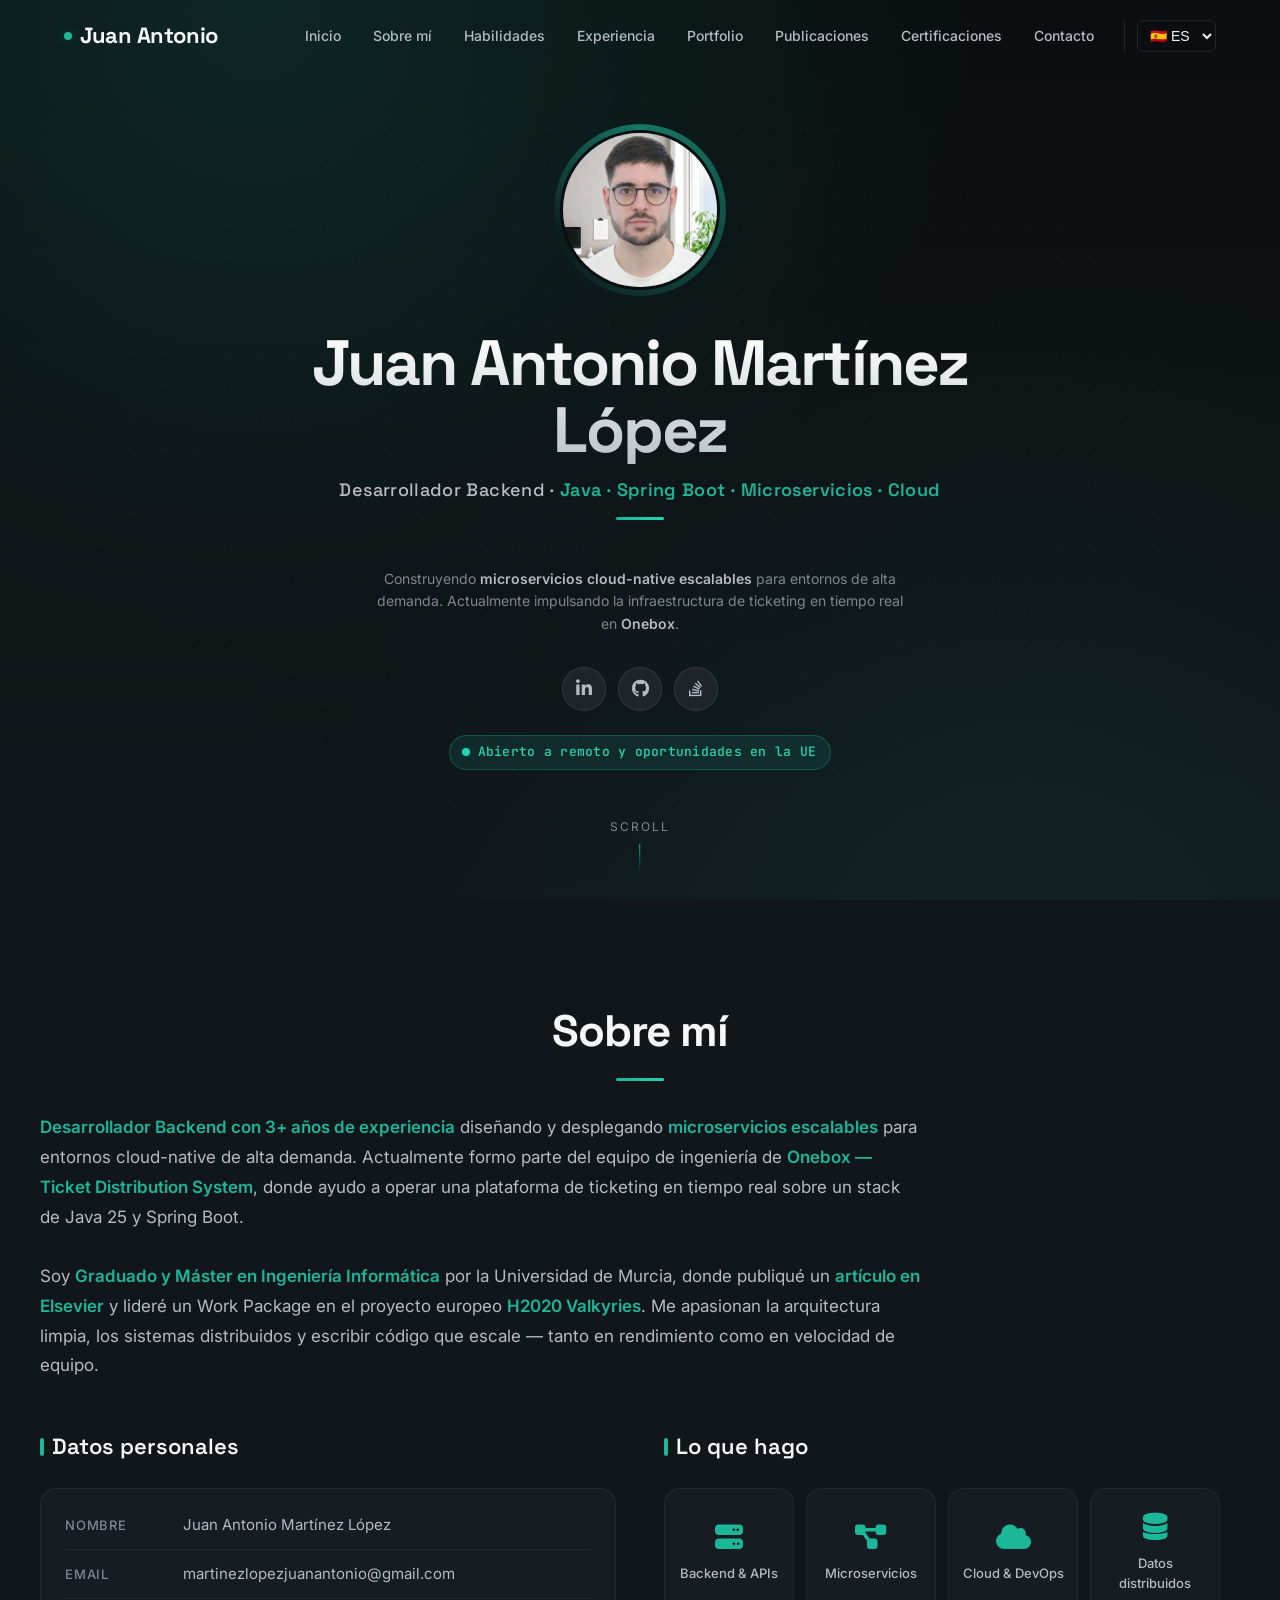
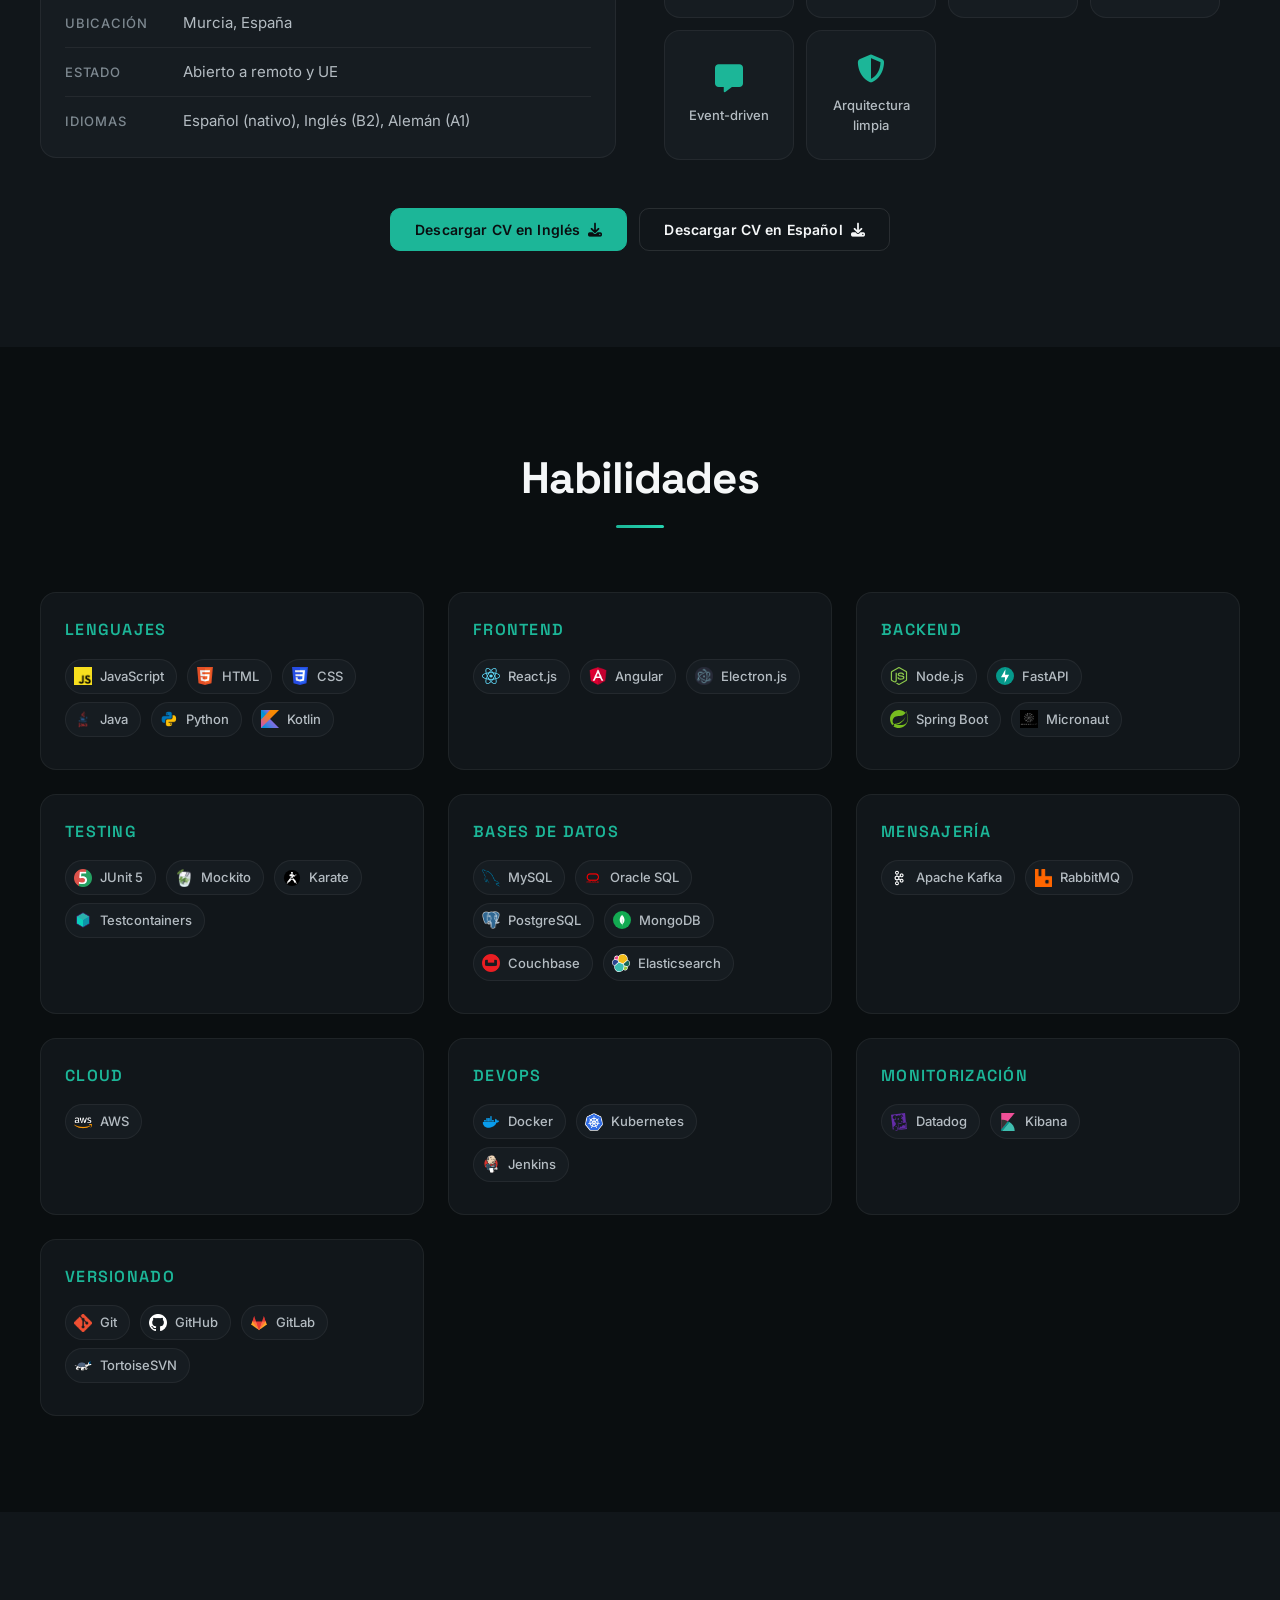
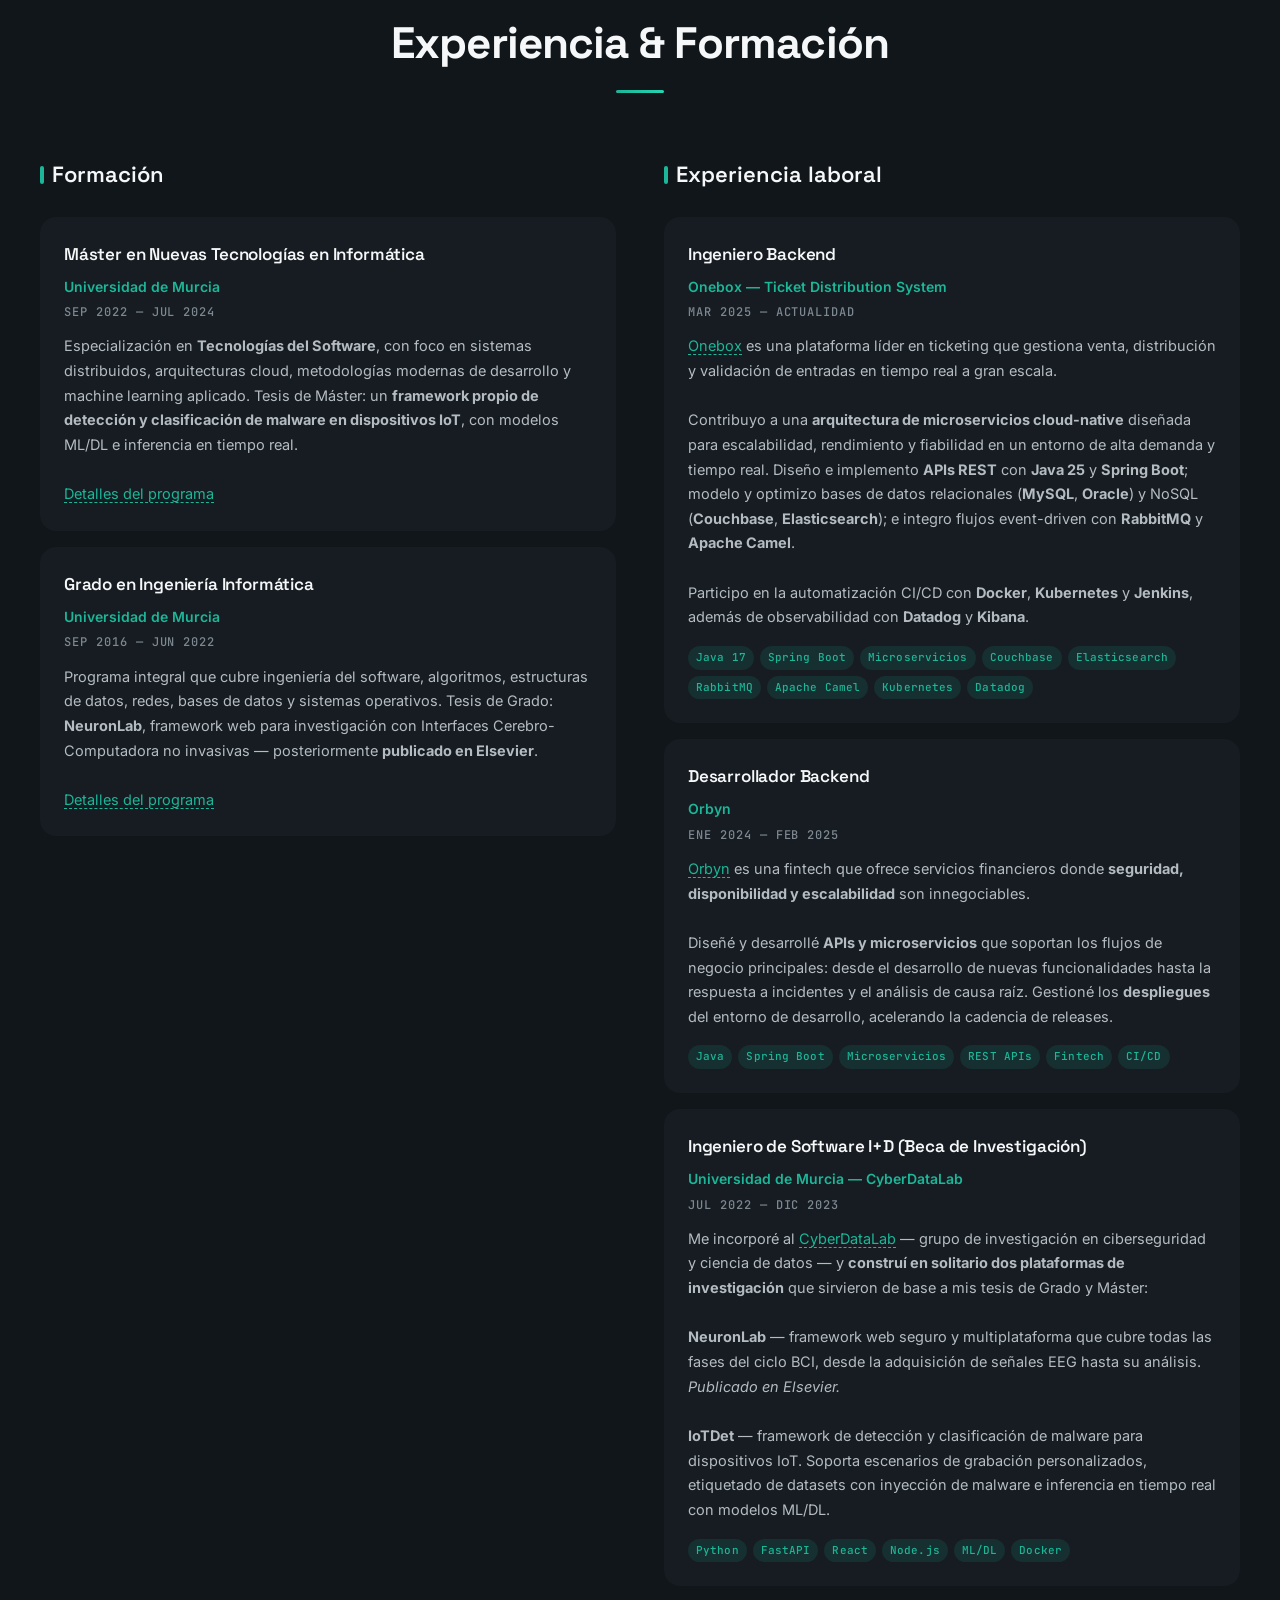
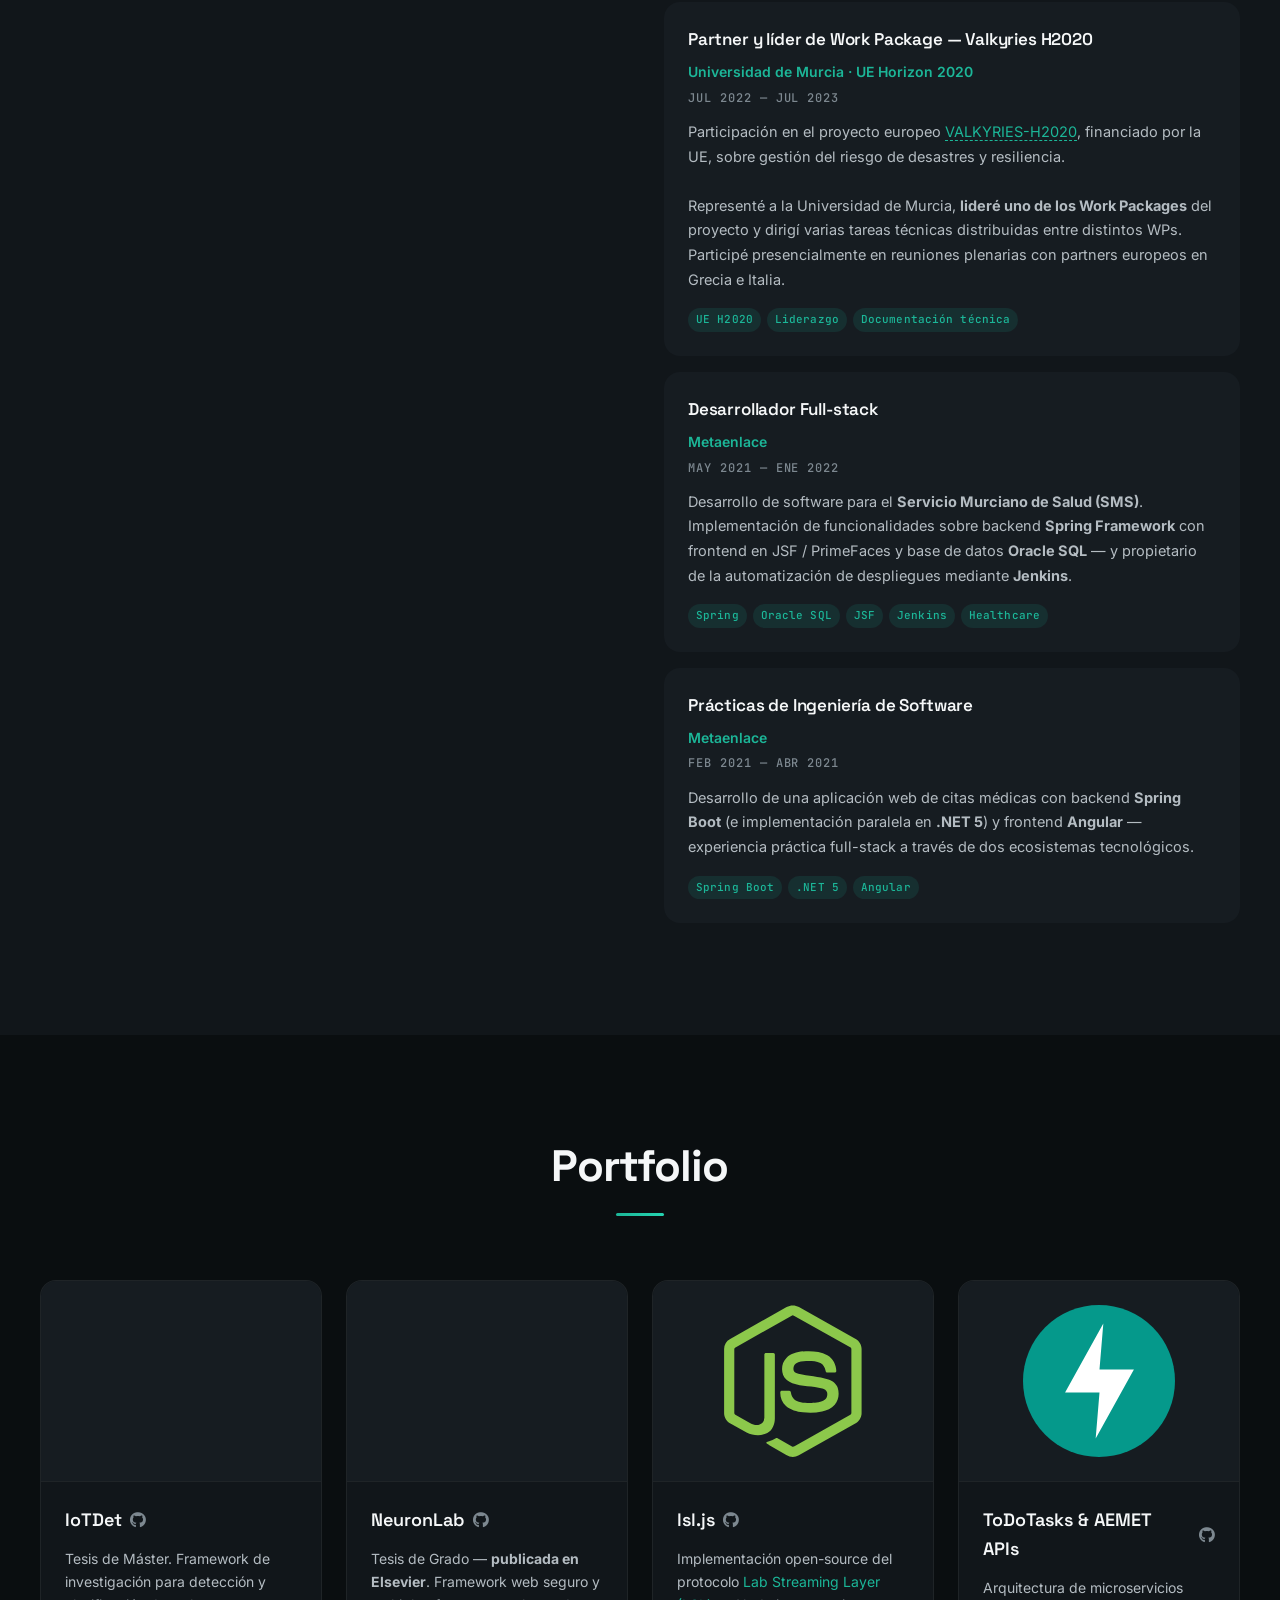
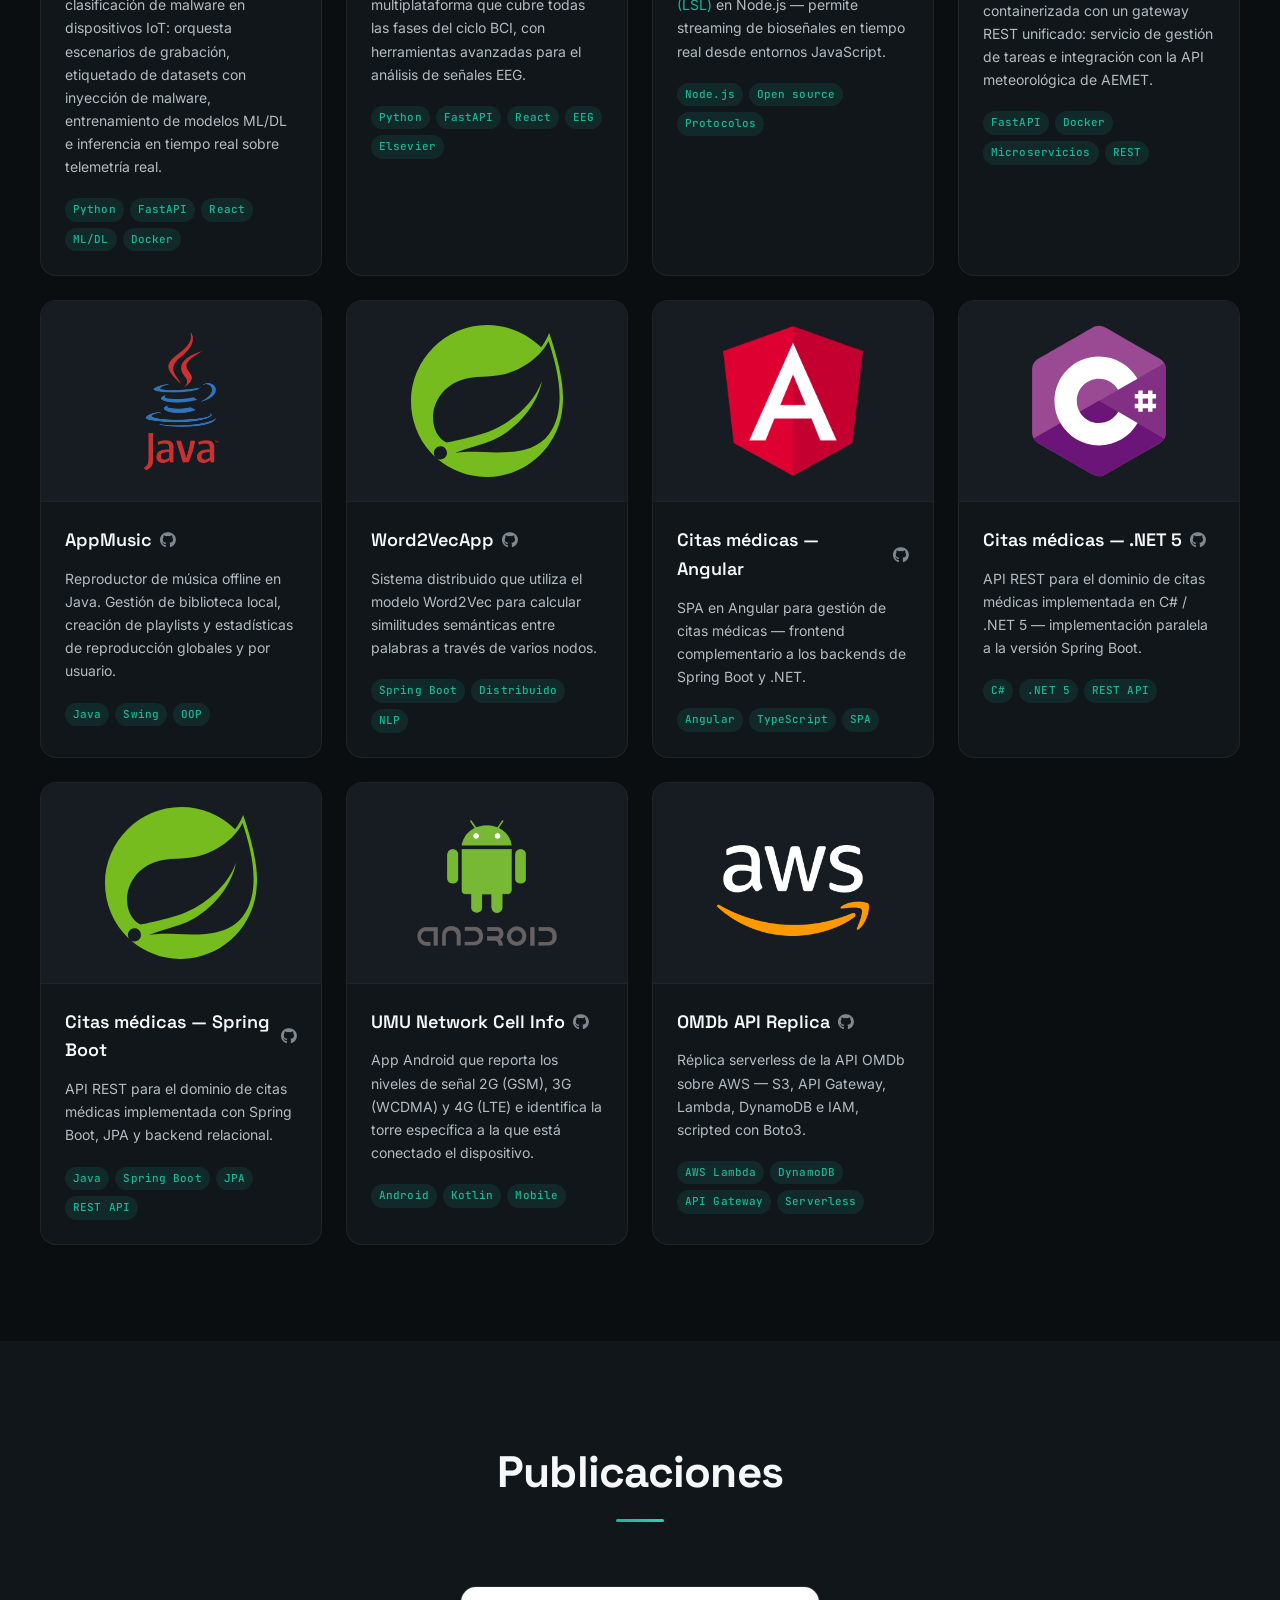
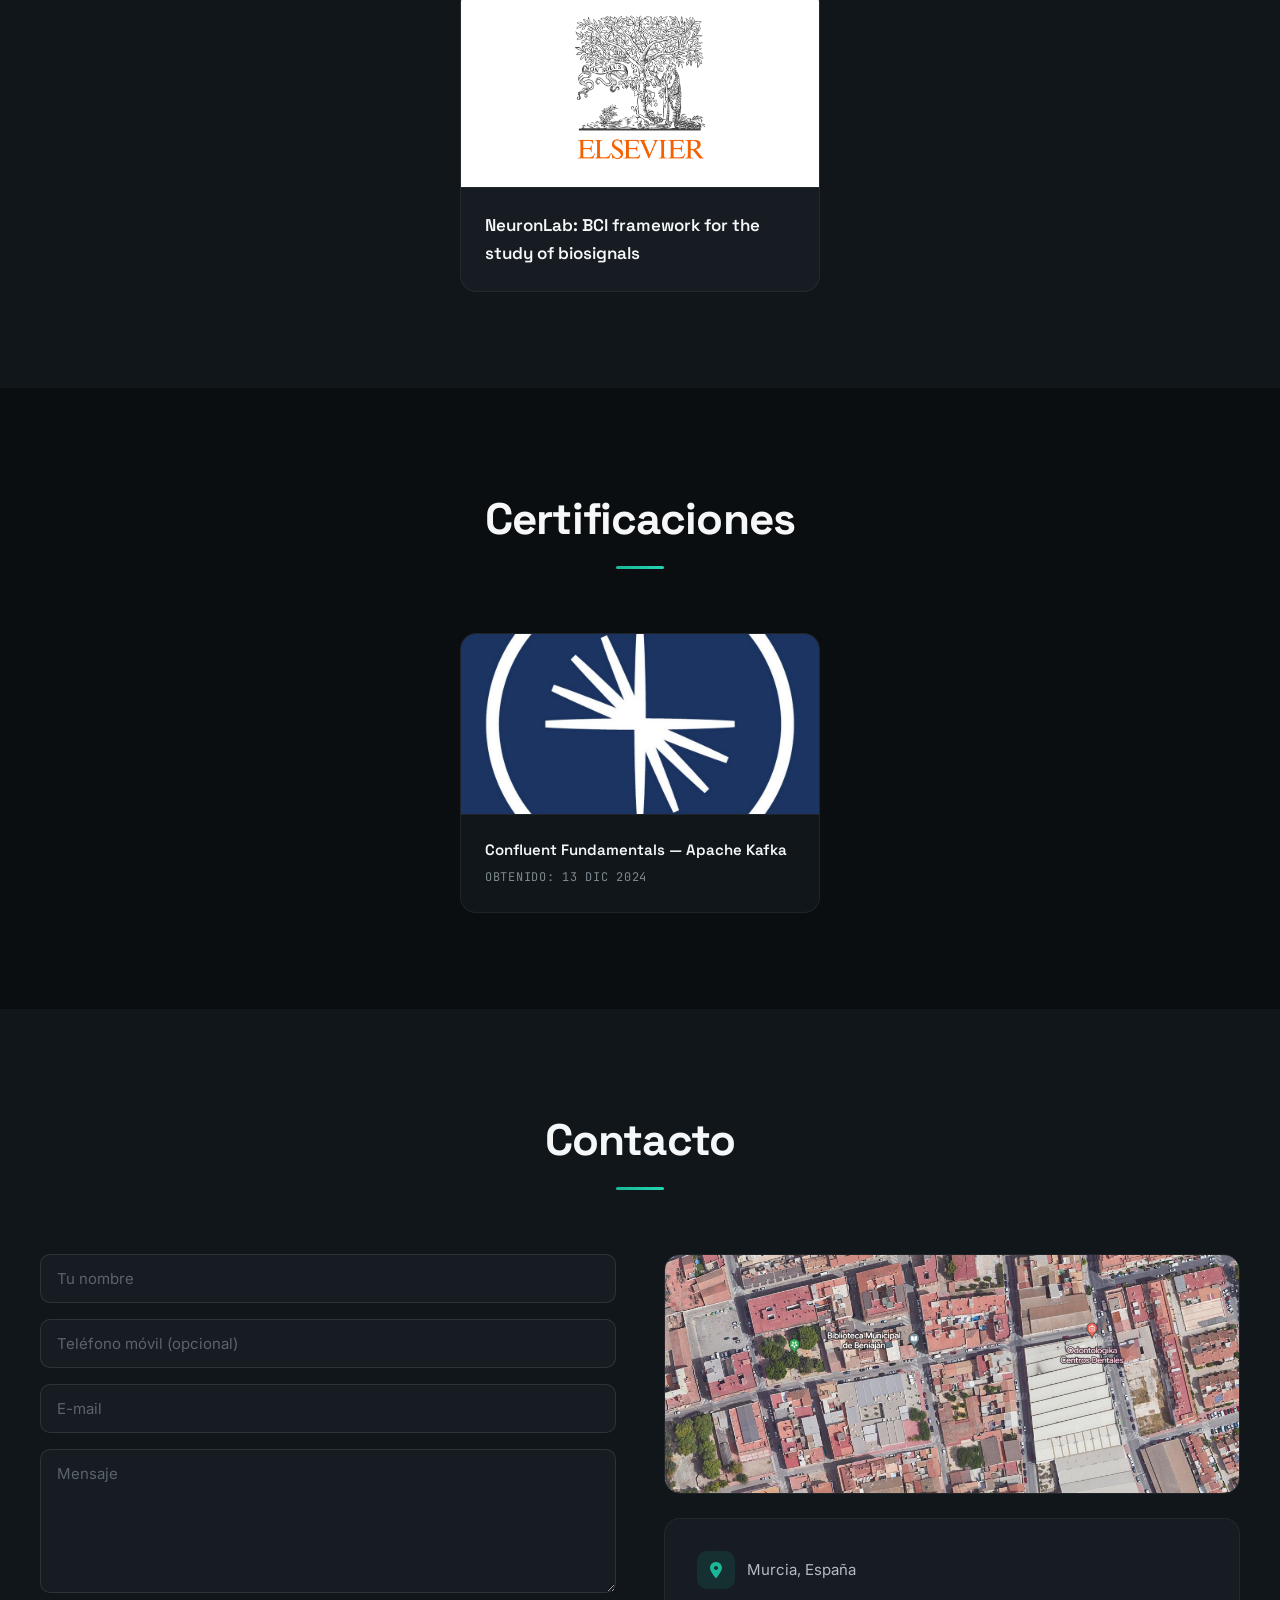
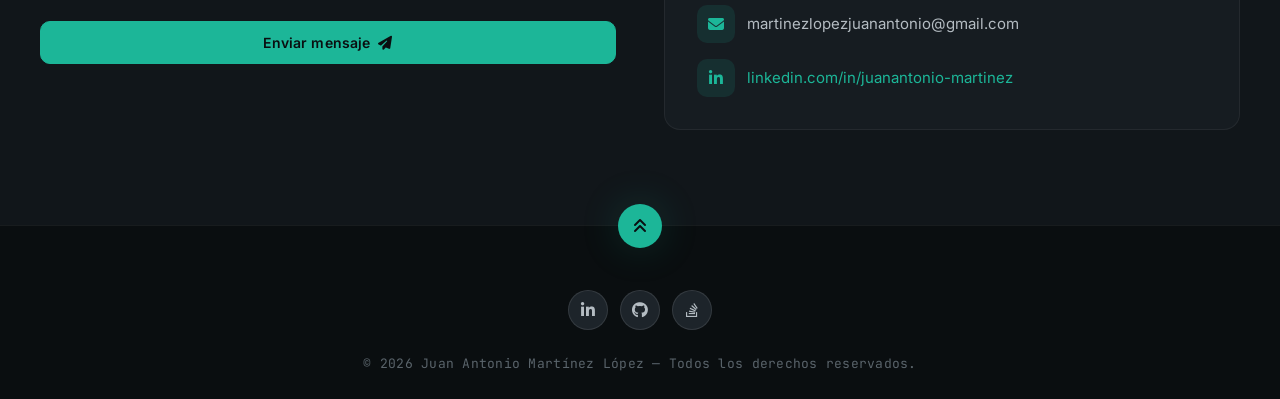
<file: portfolio/es/index.html>
<!DOCTYPE html>
<html lang="es">
<head>
    <meta charset="UTF-8">
    <meta http-equiv="X-UA-Compatible" content="IE=edge">
    <meta name="viewport" content="width=device-width, initial-scale=1.0">
    <title>Juan Antonio Martínez López — Desarrollador Backend · Java · Spring Boot</title>
    <meta name="description" content="Desarrollador Backend con 3+ años de experiencia construyendo microservicios cloud-native escalables. Java, Spring Boot, Kubernetes, Kafka, RabbitMQ, Couchbase, Elasticsearch. Abierto a remoto y oportunidades en la UE.">
    <meta name="keywords" content="Desarrollador Backend, Java Developer, Spring Boot, Microservicios, Sistemas Distribuidos, Kubernetes, Kafka, Couchbase, Elasticsearch, Cloud Native, REST API, Murcia, España, Portfolio, Juan Antonio Martinez">
    <meta name="author" content="Juan Antonio Martínez López">
    <meta name="theme-color" content="#0a0e10">

    <!-- Open Graph -->
    <meta property="og:type" content="website">
    <meta property="og:locale" content="es_ES">
    <meta property="og:title" content="Juan Antonio Martínez López — Desarrollador Backend">
    <meta property="og:description" content="3+ años construyendo microservicios cloud-native escalables con Java, Spring Boot y Kubernetes. Actualmente, ticketing en tiempo real en Onebox.">
    <meta property="og:image" content="../common/img/a2.jpeg">

    <!-- Twitter -->
    <meta name="twitter:card" content="summary_large_image">
    <meta name="twitter:title" content="Juan Antonio Martínez López — Desarrollador Backend">
    <meta name="twitter:description" content="3+ años construyendo microservicios cloud-native escalables con Java, Spring Boot y Kubernetes.">

    <link rel="preconnect" href="https://fonts.googleapis.com">
    <link rel="preconnect" href="https://fonts.gstatic.com" crossorigin>
    <link rel="stylesheet" href="https://cdnjs.cloudflare.com/ajax/libs/font-awesome/6.1.2/css/all.min.css" integrity="sha512-1sCRPdkRXhBV2PBLUdRb4tMg1w2YPf37qatUFeS7zlBy7jJI8Lf4VHwWfZZfpXtYSLy85pkm9GaYVYMfw5BC1A==" crossorigin="anonymous" referrerpolicy="no-referrer" />
    <link rel="stylesheet" href="../common/estilo.css">
    <link rel="icon" type="image/png" sizes="32x32" href="img/favicon-32.png">
</head>
<body>
    <!-- Scroll progress bar -->
    <div class="scroll-progress" aria-hidden="true"></div>

    <!-- HEADER -->
    <div class="contenedor-header">
        <header>
            <div class="logo">
                <a href="#home" aria-label="Inicio">Juan Antonio</a>
            </div>
            <nav id="nav" aria-label="Principal">
                <ul>
                    <li><a href="#home" onclick="seleccionar()">Inicio</a></li>
                    <li><a href="#aboutme" onclick="seleccionar()">Sobre mí</a></li>
                    <li><a href="#skills" onclick="seleccionar()">Habilidades</a></li>
                    <li><a href="#curriculum" onclick="seleccionar()">Experiencia</a></li>
                    <li><a href="#portfolio" onclick="seleccionar()">Portfolio</a></li>
                    <li><a href="#publication" onclick="seleccionar()">Publicaciones</a></li>
                    <li><a href="#certification" onclick="seleccionar()">Certificaciones</a></li>
                    <li><a href="#contact" onclick="seleccionar()">Contacto</a></li>
                    <li class="language-selector">
                        <select id="language-select" onchange="cambiarIdioma()" aria-label="Idioma">
                            <option selected value="es">🇪🇸 ES</option>
                            <option value="en">🇬🇧 EN</option>
                        </select>
                    </li>
                </ul>
            </nav>
            <div class="nav-responsive" onclick="mostrarOcultarMenu()" aria-label="Abrir menú" role="button">
                <i class="fa-solid fa-bars"></i>
            </div>
        </header>
    </div>

    <!-- HERO -->
    <section id="home" class="inicio">
        <div class="contenido-banner">
            <div class="contenedor-img">
                <img src="../common/img/a2.jpeg" alt="Juan Antonio Martínez López">
            </div>
            <h1>Juan Antonio Martínez López</h1>
            <h2>Desarrollador Backend · <span class="accent">Java · Spring Boot · Microservicios · Cloud</span></h2>
            <p class="tagline">Construyendo <strong>microservicios cloud-native escalables</strong> para entornos de alta demanda. Actualmente impulsando la infraestructura de ticketing en tiempo real en <strong>Onebox</strong>.</p>
            <div class="redes" aria-label="Redes sociales">
                <a href="https://www.linkedin.com/in/juanantonio-martinez/" target="_blank" rel="noopener" aria-label="LinkedIn"><i class="fa-brands fa-linkedin-in"></i></a>
                <a href="https://github.com/JuananMtez" target="_blank" rel="noopener" aria-label="GitHub"><i class="fa-brands fa-github"></i></a>
                <a href="https://stackoverflow.com/users/19906802/juan-antonio-martinez-lopez" target="_blank" rel="noopener" aria-label="Stack Overflow"><i class="fa-brands fa-stack-overflow"></i></a>
            </div>
            <div class="availability-badge" role="status">Abierto a remoto y oportunidades en la UE</div>
        </div>
        <div class="scroll-cue" aria-hidden="true">Scroll</div>
    </section>

    <!-- SOBRE MI -->
    <section id="aboutme" class="sobremi reveal">
        <div class="contenido-seccion">
            <h2>Sobre mí</h2>
            <p><span>Desarrollador Backend con 3+ años de experiencia</span> diseñando y desplegando <span>microservicios escalables</span> para entornos cloud-native de alta demanda. Actualmente formo parte del equipo de ingeniería de <span>Onebox — Ticket Distribution System</span>, donde ayudo a operar una plataforma de ticketing en tiempo real sobre un stack de Java 25 y Spring Boot.<br/><br/>
                Soy <span>Graduado y Máster en Ingeniería Informática</span> por la Universidad de Murcia, donde publiqué un <span>artículo en Elsevier</span> y lideré un Work Package en el proyecto europeo <span>H2020 Valkyries</span>. Me apasionan la arquitectura limpia, los sistemas distribuidos y escribir código que escale — tanto en rendimiento como en velocidad de equipo.</p>

            <div class="fila">
                <div class="col">
                    <h3>Datos personales</h3>
                    <ul>
                        <li><strong>Nombre</strong> Juan Antonio Martínez López</li>
                        <li><strong>Email</strong> martinezlopezjuanantonio@gmail.com</li>
                        <li><strong>Ubicación</strong> Murcia, España</li>
                        <li><strong>Estado</strong> Abierto a remoto y UE</li>
                        <li><strong>Idiomas</strong> Español (nativo), Inglés (B2), Alemán (A1)</li>
                    </ul>
                </div>

                <div class="col">
                    <h3>Lo que hago</h3>
                    <div class="contenedor-intereses">
                        <div class="interes">
                            <i class="fa-solid fa-server"></i>
                            <span>Backend &amp; APIs</span>
                        </div>
                        <div class="interes">
                            <i class="fa-solid fa-diagram-project"></i>
                            <span>Microservicios</span>
                        </div>
                        <div class="interes">
                            <i class="fa-solid fa-cloud"></i>
                            <span>Cloud &amp; DevOps</span>
                        </div>
                        <div class="interes">
                            <i class="fa-solid fa-database"></i>
                            <span>Datos distribuidos</span>
                        </div>
                        <div class="interes">
                            <i class="fa-solid fa-message"></i>
                            <span>Event-driven</span>
                        </div>
                        <div class="interes">
                            <i class="fa-solid fa-shield-halved"></i>
                            <span>Arquitectura limpia</span>
                        </div>
                    </div>
                </div>
            </div>
            <div class="cv-actions">
                <a href="../common/pdf/CV___English.pdf" target="_blank" rel="noopener">
                    <button>
                        Descargar CV en Inglés <i class="fa-solid fa-download"></i>
                        <span class="overlay"></span>
                    </button>
                </a>
                <a href="../common/pdf/CV__Spanish.pdf" target="_blank" rel="noopener">
                    <button class="secondary">
                        Descargar CV en Español <i class="fa-solid fa-download"></i>
                        <span class="overlay"></span>
                    </button>
                </a>
            </div>
        </div>
    </section>

    <!-- HABILIDADES -->
    <section class="skills reveal" id="skills">
        <div class="contenido-seccion">
            <h2>Habilidades</h2>
            <div class="fila">
                <div class="col">
                    <h3>Lenguajes</h3>
                    <div class="skill"><img src="../common/img/javascript.png" alt=""><span>JavaScript</span></div>
                    <div class="skill"><img src="../common/img/html5.svg" alt=""><span>HTML</span></div>
                    <div class="skill"><img src="../common/img/css3.svg" alt=""><span>CSS</span></div>
                    <div class="skill"><img src="../common/img/java.png" alt=""><span>Java</span></div>
                    <div class="skill"><img src="../common/img/python.png" alt=""><span>Python</span></div>
                    <div class="skill"><img src="../common/img/kotlin.png" alt=""><span>Kotlin</span></div>
                </div>
                <div class="col">
                    <h3>Frontend</h3>
                    <div class="skill"><img src="../common/img/react.png" alt=""><span>React.js</span></div>
                    <div class="skill"><img src="../common/img/angular.png" alt=""><span>Angular</span></div>
                    <div class="skill"><img src="../common/img/electrong.png" alt=""><span>Electron.js</span></div>
                </div>
                <div class="col">
                    <h3>Backend</h3>
                    <div class="skill"><img src="../common/img/nodejs-icon.svg" alt=""><span>Node.js</span></div>
                    <div class="skill"><img src="../common/img/fastapi.svg" alt=""><span>FastAPI</span></div>
                    <div class="skill"><img src="../common/img/spring.svg" alt=""><span>Spring Boot</span></div>
                    <div class="skill"><img src="../common/img/micronaut.png" alt=""><span>Micronaut</span></div>
                </div>
                <div class="col">
                    <h3>Testing</h3>
                    <div class="skill"><img src="../common/img/junit5-logo.png" alt=""><span>JUnit 5</span></div>
                    <div class="skill"><img src="../common/img/image-59-removebg-preview.png" alt=""><span>Mockito</span></div>
                    <div class="skill"><img src="../common/img/karate.svg" alt=""><span>Karate</span></div>
                    <div class="skill"><img src="../common/img/testcontainers.png" alt=""><span>Testcontainers</span></div>
                </div>
                <div class="col">
                    <h3>Bases de datos</h3>
                    <div class="skill"><img src="../common/img/mysql.png" alt=""><span>MySQL</span></div>
                    <div class="skill"><img src="../common/img/oracle.png" alt=""><span>Oracle SQL</span></div>
                    <div class="skill"><img src="../common/img/postgres.png" alt=""><span>PostgreSQL</span></div>
                    <div class="skill"><img src="../common/img/mongodb.svg" alt=""><span>MongoDB</span></div>
                    <div class="skill"><img src="../common/img/couchbase.png" alt=""><span>Couchbase</span></div>
                    <div class="skill"><img src="../common/img/elasticsearch.svg" alt=""><span>Elasticsearch</span></div>
                </div>
                <div class="col">
                    <h3>Mensajería</h3>
                    <div class="skill"><img src="../common/img/kafka.png" alt=""><span>Apache Kafka</span></div>
                    <div class="skill"><img src="../common/img/rabbitmq.png" alt=""><span>RabbitMQ</span></div>
                </div>
                <div class="col">
                    <h3>Cloud</h3>
                    <div class="skill"><img src="../common/img/aws3.png" alt=""><span>AWS</span></div>
                </div>
                <div class="col">
                    <h3>DevOps</h3>
                    <div class="skill"><img src="../common/img/docker.png" alt=""><span>Docker</span></div>
                    <div class="skill"><img src="../common/img/k-logo.webp" alt=""><span>Kubernetes</span></div>
                    <div class="skill"><img src="../common/img/Jenkins_logo.svg.png" alt=""><span>Jenkins</span></div>
                </div>
                <div class="col">
                    <h3>Monitorización</h3>
                    <div class="skill"><img src="../common/img/datadog.svg" alt=""><span>Datadog</span></div>
                    <div class="skill"><img src="../common/img/kibana.svg" alt=""><span>Kibana</span></div>
                </div>
                <div class="col">
                    <h3>Versionado</h3>
                    <div class="skill"><img src="../common/img/git.png" alt=""><span>Git</span></div>
                    <div class="skill"><img src="../common/img/github.png" alt=""><span>GitHub</span></div>
                    <div class="skill"><img src="../common/img/gitlab.png" alt=""><span>GitLab</span></div>
                    <div class="skill"><img src="../common/img/tortoisesvn.png" alt=""><span>TortoiseSVN</span></div>
                </div>
            </div>
        </div>
    </section>

    <!-- CURRICULUM -->
    <section id="curriculum" class="curriculum reveal">
        <div class="contenido-seccion">
            <h2>Experiencia &amp; Formación</h2>
            <div class="fila">
                <div class="col izquierda">
                    <h3>Formación</h3>
                    <div class="item izq">
                        <h4>Máster en Nuevas Tecnologías en Informática</h4>
                        <span class="casa">Universidad de Murcia</span>
                        <span class="fecha">Sep 2022 — Jul 2024</span>
                        <p>Especialización en <strong>Tecnologías del Software</strong>, con foco en sistemas distribuidos, arquitecturas cloud, metodologías modernas de desarrollo y machine learning aplicado. Tesis de Máster: un <strong>framework propio de detección y clasificación de malware en dispositivos IoT</strong>, con modelos ML/DL e inferencia en tiempo real.<br/><br/><a target="_blank" rel="noopener" href="https://www.um.es/web/estudios/masteres/tecnologias-informatica/descripcion">Detalles del programa</a></p>
                    </div>
                    <div class="item izq">
                        <h4>Grado en Ingeniería Informática</h4>
                        <span class="casa">Universidad de Murcia</span>
                        <span class="fecha">Sep 2016 — Jun 2022</span>
                        <p>Programa integral que cubre ingeniería del software, algoritmos, estructuras de datos, redes, bases de datos y sistemas operativos. Tesis de Grado: <strong>NeuronLab</strong>, framework web para investigación con Interfaces Cerebro-Computadora no invasivas — posteriormente <strong>publicado en Elsevier</strong>.<br/><br/><a target="_blank" rel="noopener" href="https://www.um.es/web/estudios/grados/informatica/descripcion">Detalles del programa</a></p>
                    </div>
                </div>

                <div class="col derecha">
                    <h3>Experiencia laboral</h3>
                    <div class="item der">
                        <h4>Ingeniero Backend</h4>
                        <span class="casa">Onebox — Ticket Distribution System</span>
                        <span class="fecha">Mar 2025 — Actualidad</span>
                        <p><a href="https://www.oneboxtds.com/es/" target="_blank" rel="noopener">Onebox</a> es una plataforma líder en ticketing que gestiona venta, distribución y validación de entradas en tiempo real a gran escala.<br/><br/>
                            Contribuyo a una <strong>arquitectura de microservicios cloud-native</strong> diseñada para escalabilidad, rendimiento y fiabilidad en un entorno de alta demanda y tiempo real. Diseño e implemento <strong>APIs REST</strong> con <strong>Java 25</strong> y <strong>Spring Boot</strong>; modelo y optimizo bases de datos relacionales (<strong>MySQL</strong>, <strong>Oracle</strong>) y NoSQL (<strong>Couchbase</strong>, <strong>Elasticsearch</strong>); e integro flujos event-driven con <strong>RabbitMQ</strong> y <strong>Apache Camel</strong>.<br/><br/>
                            Participo en la automatización CI/CD con <strong>Docker</strong>, <strong>Kubernetes</strong> y <strong>Jenkins</strong>, además de observabilidad con <strong>Datadog</strong> y <strong>Kibana</strong>.</p>
                        <div class="tech-tags"><span>Java 17</span><span>Spring Boot</span><span>Microservicios</span><span>Couchbase</span><span>Elasticsearch</span><span>RabbitMQ</span><span>Apache Camel</span><span>Kubernetes</span><span>Datadog</span></div>
                    </div>
                    <div class="item der">
                        <h4>Desarrollador Backend</h4>
                        <span class="casa">Orbyn</span>
                        <span class="fecha">Ene 2024 — Feb 2025</span>
                        <p><a href="https://orbyn.com/" target="_blank" rel="noopener">Orbyn</a> es una fintech que ofrece servicios financieros donde <strong>seguridad, disponibilidad y escalabilidad</strong> son innegociables.<br/><br/>
                            Diseñé y desarrollé <strong>APIs y microservicios</strong> que soportan los flujos de negocio principales: desde el desarrollo de nuevas funcionalidades hasta la respuesta a incidentes y el análisis de causa raíz. Gestioné los <strong>despliegues</strong> del entorno de desarrollo, acelerando la cadencia de releases.</p>
                        <div class="tech-tags"><span>Java</span><span>Spring Boot</span><span>Microservicios</span><span>REST APIs</span><span>Fintech</span><span>CI/CD</span></div>
                    </div>
                    <div class="item der">
                        <h4>Ingeniero de Software I+D (Beca de Investigación)</h4>
                        <span class="casa">Universidad de Murcia — CyberDataLab</span>
                        <span class="fecha">Jul 2022 — Dic 2023</span>
                        <p>Me incorporé al <a href="https://cyberdatalab.um.es/" target="_blank" rel="noopener">CyberDataLab</a> — grupo de investigación en ciberseguridad y ciencia de datos — y <strong>construí en solitario dos plataformas de investigación</strong> que sirvieron de base a mis tesis de Grado y Máster:<br/><br/>
                            <strong>NeuronLab</strong> — framework web seguro y multiplataforma que cubre todas las fases del ciclo BCI, desde la adquisición de señales EEG hasta su análisis. <em>Publicado en Elsevier.</em><br/><br/>
                            <strong>IoTDet</strong> — framework de detección y clasificación de malware para dispositivos IoT. Soporta escenarios de grabación personalizados, etiquetado de datasets con inyección de malware e inferencia en tiempo real con modelos ML/DL.</p>
                        <div class="tech-tags"><span>Python</span><span>FastAPI</span><span>React</span><span>Node.js</span><span>ML/DL</span><span>Docker</span></div>
                    </div>
                    <div class="item der">
                        <h4>Partner y líder de Work Package — Valkyries H2020</h4>
                        <span class="casa">Universidad de Murcia · UE Horizon 2020</span>
                        <span class="fecha">Jul 2022 — Jul 2023</span>
                        <p>Participación en el proyecto europeo <a href="https://www.valkyries-h2020.eu/" target="_blank" rel="noopener">VALKYRIES-H2020</a>, financiado por la UE, sobre gestión del riesgo de desastres y resiliencia.<br/><br/>
                            Representé a la Universidad de Murcia, <strong>lideré uno de los Work Packages</strong> del proyecto y dirigí varias tareas técnicas distribuidas entre distintos WPs. Participé presencialmente en reuniones plenarias con partners europeos en Grecia e Italia.</p>
                        <div class="tech-tags"><span>UE H2020</span><span>Liderazgo</span><span>Documentación técnica</span></div>
                    </div>
                    <div class="item der">
                        <h4>Desarrollador Full-stack</h4>
                        <span class="casa">Metaenlace</span>
                        <span class="fecha">May 2021 — Ene 2022</span>
                        <p>Desarrollo de software para el <strong>Servicio Murciano de Salud (SMS)</strong>. Implementación de funcionalidades sobre backend <strong>Spring Framework</strong> con frontend en JSF / PrimeFaces y base de datos <strong>Oracle SQL</strong> — y propietario de la automatización de despliegues mediante <strong>Jenkins</strong>.</p>
                        <div class="tech-tags"><span>Spring</span><span>Oracle SQL</span><span>JSF</span><span>Jenkins</span><span>Healthcare</span></div>
                    </div>
                    <div class="item der">
                        <h4>Prácticas de Ingeniería de Software</h4>
                        <span class="casa">Metaenlace</span>
                        <span class="fecha">Feb 2021 — Abr 2021</span>
                        <p>Desarrollo de una aplicación web de citas médicas con backend <strong>Spring Boot</strong> (e implementación paralela en <strong>.NET 5</strong>) y frontend <strong>Angular</strong> — experiencia práctica full-stack a través de dos ecosistemas tecnológicos.</p>
                        <div class="tech-tags"><span>Spring Boot</span><span>.NET 5</span><span>Angular</span></div>
                    </div>
                </div>
            </div>
        </div>
    </section>

    <!-- PORTFOLIO -->
    <section id="portfolio" class="portfolio reveal">
        <div class="contenido-seccion">
            <h2>Portfolio</h2>
            <div class="galeria">

                <div class="proyecto">
                    <iframe src="https://www.youtube.com/embed/QIfggvPK4h0?si=AlsEwXzYEeQnHqw5" title="IoTDet" frameborder="0" allow="accelerometer; autoplay; clipboard-write; encrypted-media; gyroscope; picture-in-picture; web-share" allowfullscreen loading="lazy"></iframe>
                    <div class="overlay">
                        <h3><a href="https://github.com/JuananMtez/IoTDet" target="_blank" rel="noopener">IoTDet</a> <a href="https://github.com/JuananMtez/IoTDet" target="_blank" rel="noopener" aria-label="Ver en GitHub"><i class="fa-brands fa-github"></i></a></h3>
                        <p>Tesis de Máster. Framework de investigación para detección y clasificación de malware en dispositivos IoT: orquesta escenarios de grabación, etiquetado de datasets con inyección de malware, entrenamiento de modelos ML/DL e inferencia en tiempo real sobre telemetría real.</p>
                        <div class="tech-tags"><span>Python</span><span>FastAPI</span><span>React</span><span>ML/DL</span><span>Docker</span></div>
                    </div>
                </div>

                <div class="proyecto">
                    <iframe src="https://www.youtube.com/embed/KYt8sd8XW30?si=9tQ87rwLy6MHGLcX" title="NeuronLab" frameborder="0" allow="accelerometer; autoplay; clipboard-write; encrypted-media; gyroscope; picture-in-picture; web-share" allowfullscreen loading="lazy"></iframe>
                    <div class="overlay">
                        <h3><a href="https://github.com/JuananMtez/NeuronLab" target="_blank" rel="noopener">NeuronLab</a> <a href="https://github.com/JuananMtez/NeuronLab" target="_blank" rel="noopener" aria-label="Ver en GitHub"><i class="fa-brands fa-github"></i></a></h3>
                        <p>Tesis de Grado — <strong>publicada en Elsevier</strong>. Framework web seguro y multiplataforma que cubre todas las fases del ciclo BCI, con herramientas avanzadas para el análisis de señales EEG.</p>
                        <div class="tech-tags"><span>Python</span><span>FastAPI</span><span>React</span><span>EEG</span><span>Elsevier</span></div>
                    </div>
                </div>

                <div class="proyecto">
                    <img src="../common/img/nodejs-icon.svg" alt="lsl.js">
                    <div class="overlay">
                        <h3><a href="https://github.com/JuananMtez/lsl.js" target="_blank" rel="noopener">lsl.js</a> <a href="https://github.com/JuananMtez/lsl.js" target="_blank" rel="noopener" aria-label="Ver en GitHub"><i class="fa-brands fa-github"></i></a></h3>
                        <p>Implementación open-source del protocolo <a href="https://labstreaminglayer.org/" target="_blank" rel="noopener">Lab Streaming Layer (LSL)</a> en Node.js — permite streaming de bioseñales en tiempo real desde entornos JavaScript.</p>
                        <div class="tech-tags"><span>Node.js</span><span>Open source</span><span>Protocolos</span></div>
                    </div>
                </div>

                <div class="proyecto">
                    <img src="../common/img/fastapi.svg" alt="ToDoTasks AEMET">
                    <div class="overlay">
                        <h3><a href="https://github.com/JuananMtez/ToDoTasks-AEMET-API" target="_blank" rel="noopener">ToDoTasks &amp; AEMET APIs</a> <a href="https://github.com/JuananMtez/ToDoTasks-AEMET-API" target="_blank" rel="noopener" aria-label="Ver en GitHub"><i class="fa-brands fa-github"></i></a></h3>
                        <p>Arquitectura de microservicios containerizada con un gateway REST unificado: servicio de gestión de tareas e integración con la API meteorológica de AEMET.</p>
                        <div class="tech-tags"><span>FastAPI</span><span>Docker</span><span>Microservicios</span><span>REST</span></div>
                    </div>
                </div>

                <div class="proyecto">
                    <img src="../common/img/java.png" alt="AppMusic">
                    <div class="overlay">
                        <h3><a href="https://github.com/JuananMtez/AppMusic" target="_blank" rel="noopener">AppMusic</a> <a href="https://github.com/JuananMtez/AppMusic" target="_blank" rel="noopener" aria-label="Ver en GitHub"><i class="fa-brands fa-github"></i></a></h3>
                        <p>Reproductor de música offline en Java. Gestión de biblioteca local, creación de playlists y estadísticas de reproducción globales y por usuario.</p>
                        <div class="tech-tags"><span>Java</span><span>Swing</span><span>OOP</span></div>
                    </div>
                </div>

                <div class="proyecto">
                    <img src="../common/img/spring.svg" alt="Word2Vec">
                    <div class="overlay">
                        <h3><a href="https://github.com/JuananMtez/Word2VecApp" target="_blank" rel="noopener">Word2VecApp</a> <a href="https://github.com/JuananMtez/Word2VecApp" target="_blank" rel="noopener" aria-label="Ver en GitHub"><i class="fa-brands fa-github"></i></a></h3>
                        <p>Sistema distribuido que utiliza el modelo Word2Vec para calcular similitudes semánticas entre palabras a través de varios nodos.</p>
                        <div class="tech-tags"><span>Spring Boot</span><span>Distribuido</span><span>NLP</span></div>
                    </div>
                </div>

                <div class="proyecto">
                    <img src="../common/img/angular.png" alt="Citas médicas Angular">
                    <div class="overlay">
                        <h3><a href="https://github.com/JuananMtez/Medical_Appointments_Angular" target="_blank" rel="noopener">Citas médicas — Angular</a> <a href="https://github.com/JuananMtez/Medical_Appointments_Angular" target="_blank" rel="noopener" aria-label="Ver en GitHub"><i class="fa-brands fa-github"></i></a></h3>
                        <p>SPA en Angular para gestión de citas médicas — frontend complementario a los backends de Spring Boot y .NET.</p>
                        <div class="tech-tags"><span>Angular</span><span>TypeScript</span><span>SPA</span></div>
                    </div>
                </div>

                <div class="proyecto">
                    <img src="../common/img/csharp.svg" alt="Citas médicas .NET">
                    <div class="overlay">
                        <h3><a href="https://github.com/JuananMtez/Medical_Appointments_.Net5" target="_blank" rel="noopener">Citas médicas — .NET 5</a> <a href="https://github.com/JuananMtez/Medical_Appointments_.Net5" target="_blank" rel="noopener" aria-label="Ver en GitHub"><i class="fa-brands fa-github"></i></a></h3>
                        <p>API REST para el dominio de citas médicas implementada en C# / .NET 5 — implementación paralela a la versión Spring Boot.</p>
                        <div class="tech-tags"><span>C#</span><span>.NET 5</span><span>REST API</span></div>
                    </div>
                </div>

                <div class="proyecto">
                    <img src="../common/img/spring.svg" alt="Citas médicas Spring">
                    <div class="overlay">
                        <h3><a href="https://github.com/JuananMtez/Medical_Appointments_SpringBoot" target="_blank" rel="noopener">Citas médicas — Spring Boot</a> <a href="https://github.com/JuananMtez/Medical_Appointments_SpringBoot" target="_blank" rel="noopener" aria-label="Ver en GitHub"><i class="fa-brands fa-github"></i></a></h3>
                        <p>API REST para el dominio de citas médicas implementada con Spring Boot, JPA y backend relacional.</p>
                        <div class="tech-tags"><span>Java</span><span>Spring Boot</span><span>JPA</span><span>REST API</span></div>
                    </div>
                </div>

                <div class="proyecto">
                    <img src="../common/img/android.png" alt="UMU Network Cell Info">
                    <div class="overlay">
                        <h3><a href="https://github.com/JuananMtez/Umu-Network-Cell-Info" target="_blank" rel="noopener">UMU Network Cell Info</a> <a href="https://github.com/JuananMtez/Umu-Network-Cell-Info" target="_blank" rel="noopener" aria-label="Ver en GitHub"><i class="fa-brands fa-github"></i></a></h3>
                        <p>App Android que reporta los niveles de señal 2G (GSM), 3G (WCDMA) y 4G (LTE) e identifica la torre específica a la que está conectado el dispositivo.</p>
                        <div class="tech-tags"><span>Android</span><span>Kotlin</span><span>Mobile</span></div>
                    </div>
                </div>

                <div class="proyecto">
                    <img src="../common/img/aws3.png" alt="OMDb API replica">
                    <div class="overlay">
                        <h3><a href="https://github.com/JuananMtez/OMDb-API-Replica" target="_blank" rel="noopener">OMDb API Replica</a> <a href="https://github.com/JuananMtez/OMDb-API-Replica" target="_blank" rel="noopener" aria-label="Ver en GitHub"><i class="fa-brands fa-github"></i></a></h3>
                        <p>Réplica serverless de la API OMDb sobre AWS — S3, API Gateway, Lambda, DynamoDB e IAM, scripted con Boto3.</p>
                        <div class="tech-tags"><span>AWS Lambda</span><span>DynamoDB</span><span>API Gateway</span><span>Serverless</span></div>
                    </div>
                </div>

            </div>
        </div>
    </section>

    <!-- PUBLICACIONES -->
    <section id="publication" class="publicacion reveal">
        <div class="contenido-seccion">
            <h2>Publicaciones</h2>
            <div class="galeria">
                <div class="proyecto">
                    <img src="../common/img/elsevier.png" alt="Elsevier">
                    <div class="overlay">
                        <h3><a href="../common/pdf/neuronlab.pdf" target="_blank" rel="noopener">NeuronLab: BCI framework for the study of biosignals</a></h3>
                    </div>
                </div>
            </div>
        </div>
    </section>

    <!-- CERTIFICACIONES -->
    <section id="certification" class="certificacion reveal">
        <div class="contenido-seccion">
            <h2>Certificaciones</h2>
            <div class="galeria">
                <div class="proyecto">
                    <img src="../common/img/confluent.jpg" alt="Confluent">
                    <div class="overlay">
                        <h3><a href="https://certificates.confluent.io/fe97c902-c46f-4cf1-aead-4e4c164ef2c8#acc.y3Ipmvxf" target="_blank" rel="noopener">Confluent Fundamentals — Apache Kafka</a></h3>
                        <p>Obtenido: 13 Dic 2024</p>
                    </div>
                </div>
            </div>
        </div>
    </section>

    <!-- CONTACTO -->
    <section id="contact" class="contacto reveal">
        <div class="contenido-seccion">
            <h2>Contacto</h2>
            <div class="fila">
                <div class="col">
                    <input type="text" id="name" placeholder="Tu nombre" autocomplete="name">
                    <input type="tel" id="phone" placeholder="Teléfono móvil (opcional)" autocomplete="tel">
                    <input type="email" id="email" placeholder="E-mail" autocomplete="email">
                    <textarea id="message" rows="6" placeholder="Mensaje"></textarea>
                    <button type="button" onclick="sendEmail()">
                        Enviar mensaje <i class="fa-solid fa-paper-plane"></i>
                        <span class="overlay"></span>
                    </button>
                    <div id="form-status" class="form-status" aria-live="polite"></div>
                </div>
                <div class="col">
                    <img src="../common/img/ubicacion.png" alt="Mapa de Murcia">
                    <div class="info">
                        <ul>
                            <li><i class="fa-solid fa-location-dot"></i> Murcia, España</li>
                            <li><i class="fa-solid fa-envelope"></i> martinezlopezjuanantonio@gmail.com</li>
                            <li><i class="fa-brands fa-linkedin-in"></i> <a href="https://www.linkedin.com/in/juanantonio-martinez/" target="_blank" rel="noopener">linkedin.com/in/juanantonio-martinez</a></li>
                        </ul>
                    </div>
                </div>
            </div>
        </div>
    </section>

    <!-- FOOTER -->
    <footer>
        <a href="#home" class="arriba" aria-label="Volver arriba">
            <i class="fa-solid fa-angles-up"></i>
        </a>
        <div class="redes">
            <a href="https://www.linkedin.com/in/juanantonio-martinez/" target="_blank" rel="noopener" aria-label="LinkedIn"><i class="fa-brands fa-linkedin-in"></i></a>
            <a href="https://github.com/JuananMtez" target="_blank" rel="noopener" aria-label="GitHub"><i class="fa-brands fa-github"></i></a>
            <a href="https://stackoverflow.com/users/19906802/juan-antonio-martinez-lopez" target="_blank" rel="noopener" aria-label="Stack Overflow"><i class="fa-brands fa-stack-overflow"></i></a>
        </div>
        <p>© 2026 Juan Antonio Martínez López — Todos los derechos reservados.</p>
    </footer>

    <script src="https://cdn.emailjs.com/dist/email.min.js"></script>
    <script src="../common/script.js"></script>
</body>
</html>
</file>
<file: common/estilo.css>
@import url('https://fonts.googleapis.com/css2?family=Righteous&family=Work+Sans:wght@100;300;400;600;800&display=swap');
*{
    box-sizing: border-box;
    font-family: 'Work Sans';
    margin: 0;
    padding: 0;
}
html{
    /* me permite deslizar cuando hago clic en los links del menu */
    scroll-behavior: smooth;
    min-width: 420px;
}
a {
    color: white;

  }
  
  a:visited {
    color: white; /* Establece el color del texto en blanco incluso después de hacer clic */
  }

  

/* MENU */
.contenedor-header{
    background: #1e2326;
    position: fixed;
    width: 100%;
    top: 0;
    left: 0;
    z-index: 99;
}

/* Mantén las reglas anteriores y ajusta estas */
.language-selector {
    display: flex;
    align-items: center;
    margin: 0 15px; /* Igual margen que los enlaces */
}

.language-selector select {
    background: transparent;
    color: #fff;
    border: none;
    padding: 5px;
    font-size: 16px;
    cursor: pointer;
    border-radius: 5px;
    height: 100%; /* Asegura que tenga la altura completa del elemento li */
    display: flex;
    align-items: center;
}

.language-selector select option {
    background-color: #1e2326;
    color: #fff;
}


.contenedor-header header{

    margin: auto;
    display: flex;
    justify-content: space-between;
    align-items: center;
    padding: 15px 20px;
}
.contenedor-header header .logo a{
    font-family: 'Helvetica';
    font-size: 36px;
    color: #1CB698;
    text-decoration: none;
}
.contenedor-header header ul{
    display: flex;
    list-style: none;
    align-items: center;
}
.contenedor-header header nav ul li a{
    text-align: none;
    color: #fff;
    margin: 0 15px;
    padding: 3px;
    transition: .5s;
    text-decoration: none;
}
.contenedor-header header nav ul li a:hover{
    color: #1CB698;
}
.nav-responsive{
    background-color: #1CB698;
    color:#fff;
    padding: 5px 10px;
    border-radius: 5px;
    cursor: pointer;
    display: none;
}
/* SECCION I N I C I O */
.inicio{
    background: linear-gradient(to top, rgba(30,35,38,.8), rgba(30,35,38,1)),
    url(img/fondo2.jpg);
    background-size: cover;
    height: 100vh;
    color: #fff;
    display: flex;
    align-items: center;

}
.inicio .contenido-banner{
    padding: 20px;
    max-width: 385px;
    margin: auto;
    text-align: center;
    border-radius: 40px;
}
.inicio .contenido-banner img{
    margin-top: 40px;
    border: 2px solid #1CB698;
    display: block;
    width: 80%;
    margin: auto;
    border-radius: 100%;
}
.inicio .contenido-banner h1{
    margin-top: 40px;
    font-size: 42px;
    font-family: 'Helvetica';
}
.inicio .contenido-banner h2{
    font-size: 15px;
    font-weight: normal;
}
.inicio .contenido-banner .redes a{
    color: #fff;
    display: inline-block;
    text-decoration: none;
    border: 1px solid #fff;
    border-radius: 100%;
    width: 42px;
    height: 42px;
    line-height: 42px;
    margin: 40px 5px;
    font-size: 20px;
    border-color: #1CB698;
    transition: .3s;
}
.inicio .contenido-banner .redes a:hover{
    background-color: #1CB698;
}
.sobremi{
    background-color: #1e2326;
    color: #fff;
    padding: 50px 20px;
}
.sobremi .contenido-seccion{
    max-width: 1100px;
    margin: auto;
}
.sobremi h2{
    font-size: 48px;
    font-family: 'Arial';
    text-align: center;
    padding: 20px 0;

}
.sobremi .contenido-seccion p{
    font: 18px;
    line-height: 22px;
    margin-bottom: 20px;
}
.sobremi .contenido-seccion p span{
    color: #1CB698;
    font-weight: bold;
}
.sobremi .fila{
    display: flex;
}
.sobremi .fila .col
{
    width: 50%;
}
.sobremi .fila .col h3{
    font-size: 28px;
    font-family: 'Helvetica';
    margin-bottom: 25px;
}
.sobremi .fila .col ul{
    list-style: none;
}
.sobremi .fila .col ul li{
    margin: 12px 0;
}
.sobremi .fila .col ul li strong{
    display: inline-block;
    color: #1CB698;
    width: 130px;
}
.sobremi .fila .col ul li span{
    background-color: #1CB698;
    padding: 3px;
    font-weight: bold;
    border-radius: 5px;
}
.sobremi .fila .col .contenedor-intereses{
    display: flex;
    flex-wrap: wrap;
}
.sobremi .fila .col .contenedor-intereses .interes{
    width: 100px;
    height: 100px;
    background-color: #252A2E;
    border-radius: 10px;
    margin: 0 15px 15px 0;
    display: flex;
    flex-direction: column;
    align-items: center;
    justify-content: center;
    transition: .3s;
    text-align: center;
}.sobremi .fila .col .contenedor-intereses .interes:hover{
    background-color: #1CB698;
}
.sobremi .fila .col .contenedor-intereses .interes i{
    font-size: 30px;
    margin-bottom: 10px;
}
.sobremi button{
    cursor: pointer;
    background-color: transparent;
    border: 2px solid #fff;
    width: fit-content;
    display: block;
    margin: 20px auto;
    padding: 10px 22px;
    font-size: 16px;
    color: #fff;
    position: relative;
    z-index: 10;
    border-color: #1CB698;

}
.sobremi button .overlay{
    position: absolute;
    top: 0;
    left: 0;
    width: 0;
    height: 100%;
    background-color: #1CB698;
    z-index: -1;
    transition: 1s;
}
.sobremi button:hover .overlay{
    width: 100%;
}
/* SECCION S K I L L S */
.skills {
    background-color: #252A2E;
    color: #fff;
    padding: 50px 20px;
}

.skills .contenido-seccion {
    max-width: 1100px;
    margin: auto;
}

.skills h2 {
    font-size: 48px;
    font-family: 'Helvetica';
    text-align: center;
    padding: 20px 0;
}

.skills .fila {
    display: grid;
    grid-template-columns: repeat(3, 1fr); /* Tres columnas de igual ancho */
    column-gap: 280px;
    row-gap: 20px;
    justify-content: center; /* Centrado horizontal */
    align-items: start; 
}



.skills .fila .col {
    width: 100%;
    padding: 0 20px;
}

.skills .fila .col h3 {
    font-size: 28px;
    font-family: 'Helvetica';
    margin-bottom: 25px;
    color: #1CB698;
}

.skills .skill {
    display: flex; /* Alinea los elementos en una fila */
    align-items: center; /* Alinea verticalmente el icono y el texto */
    margin-bottom: 10px; /* Espacio entre cada skill */
}

.skills .skill > img {
    width: 20px; /* Ajusta el tamaño del icono */
    height: 20px; /* Ajusta el tamaño del icono */
    margin-right: 10px; /* Espacio entre el icono y el texto */
}

.skills .skill > span {
    font-size: 18px;
}



/* SECCION CURRICULUM */
.curriculum{
    background-color: #1e2326;
    color: #fff;
    padding: 50px 20px;
}
.curriculum .contenido-seccion{
    max-width: 1100px;
    margin: auto;
}
.curriculum h2{
    font-size: 48px;
    font-family: 'Helvetica';
    text-align: center;
    padding: 20px 0;

}
.curriculum .fila{
    display: flex;
    justify-content: space-between;
}
.curriculum .fila .col{
    width: 49%;
    padding: 0 20px;
}
.curriculum .fila .col h3{
    font-size: 28px;
    font-family: 'Helvetica';
    margin-bottom: 25px;
}
.curriculum .fila .izquierda{
    border-right: 2px solid #252A2E;
}
.curriculum .fila .derecha{
    border-left: 2px solid #252A2E;
}
.curriculum .fila .item{
    padding: 25px;
    margin-bottom: 30px;
    background-color: #252A2E;
    position: relative;
}
.curriculum .fila .item h4{
    font-size: 20px;
    margin-bottom: 10px;
}
.curriculum .fila .item .casa{
    color: #1CB698;
    font-size: 22px;
    font-weight: bold;
    display: block;
}
.curriculum .fila .item .fecha{
    display: block;
    color: #1CB698;
    margin-bottom: 10px;
}
.curriculum .fila .item p{
    line-height: 24px;
}
.curriculum .fila .izq{
    border-right: 2px solid #1CB698;
    margin-right: 20px;
}
.curriculum .fila .der{
    border-left: 2px solid #1CB698;
    margin-left: 20px;
}
.curriculum .fila .item .conectori{
    height: 2px;
    background-color: #1CB698;
    width: 47px;
    position: absolute;
    top: 50%;
    right: -47px;
    z-index: 5;
}
.curriculum .fila .item .conectori .circuloi{
    display: block;
    height: 10px;
    width: 10px;
    border-radius: 50%;
    background-color: #1CB698;
    float: right;
    position: relative;
    bottom: 4px;
}
.curriculum .fila .item .conectord{
    height: 2px;
    background-color: #1CB698;
    width: 47px;
    position: absolute;
    top: 50%;
    left: -47px;
    z-index: 5;
}
.curriculum .fila .item .conectord .circulod{
    display: block;
    height: 10px;
    width: 10px;
    border-radius: 50%;
    background-color: #1CB698;
    float: left;
    position: relative;
    bottom: 4px;
}
/* SECCION PORTFOLIO */
.portfolio{
    background-color: #252A2E;
    color: #fff;
    padding: 50px 20px;
}
.portfolio .contenido-seccion{
    max-width: 1100px;
    margin: auto;
}
.portfolio h2{
    font-size: 48px;
    font-family: 'Helvetica';
    text-align: center;
    padding: 20px 0;

}

.portfolio .galeria{
    display: flex;
    flex-wrap: wrap;
    justify-content: space-around;
}
.portfolio .galeria .proyecto{
    position: relative;
    max-width: 340px;
    height: fit-content;
    margin: 10px;
    border-radius: 28px;
}
.portfolio .galeria .proyecto img{
    width: 300px;
    display: block;
    border-radius: 28px;

}
.portfolio .galeria .proyecto iframe{
    width: 100%;
    height: 300px;
    display: block;
    border-radius: 28px;
    margin-bottom: 10px;
}

.portfolio .galeria .proyecto img{
    width: 300px;
    height: 300px;
    display: block;
    border-radius: 28px;
    margin-bottom: 10px;

}

.portfolio .galeria .proyecto .overlay h3{ 
    color: white;
}

.portfolio .galeria .proyecto .overlay p{ 
    color: white;
    display: block;
    
    height: auto;
    margin: 0;
    padding: 0;
    
    white-space: normal; 
}

/* SECCION PUBLICACIONES */

.publicacion{
    background-color: #1e2326;
    color: #fff;
    padding: 50px 20px;
}
.publicacion .contenido-seccion{
    max-width: 1100px;
    margin: auto;
}
.publicacion h2{
    font-size: 48px;
    font-family: 'Helvetica';
    text-align: center;
    padding: 20px 0;

}

.publicacion .galeria{
    display: flex;
    flex-wrap: wrap;
    justify-content: space-around;
}
.publicacion .galeria .proyecto{
    position: relative;
    max-width: 340px;
    height: fit-content;
    margin: 10px;
    border-radius: 28px;
}
.publicacion .galeria .proyecto img{
    width: 300px;
    display: block;
    height: 300px;
    border-radius: 28px;
    margin-bottom: 10px;
}

.publicacion .galeria .proyecto .overlay h3{ 
    color: white;
}

.publicacion .galeria .proyecto .overlay p{ 
    color: white;
    display: block;
    width: 100%;
    height: auto;
    word-break: break-all;
    word-wrap: break-word;
    white-space: normal; 
}


/* SECCION CERTIFICACIONES */
.certificacion{
    background-color: #252A2E;
    color: #fff;
    padding: 50px 20px;
}
.certificacion .contenido-seccion{
    max-width: 1100px;
    margin: auto;
}
.certificacion h2{
    font-size: 48px;
    font-family: 'Helvetica';
    text-align: center;
    padding: 20px 0;

}

.certificacion .galeria{
    display: flex;
    flex-wrap: wrap;
    justify-content: space-around;
}
.certificacion .galeria .proyecto{
    position: relative;
    max-width: 300px;
    height: fit-content;
    margin: 10px;
    border-radius: 28px;
}
.certificacion .galeria .proyecto img{
    width: 300px;
    display: block;
    border-radius: 28px;

}
.certificacion .galeria .proyecto iframe{
    width: 100%;
    height: 300px;
    display: block;
    border-radius: 28px;
    margin-bottom: 10px;
}

.certificacion .galeria .proyecto img{
    width: 300px;
    height: 300px;
    display: block;
    border-radius: 28px;
    margin-bottom: 10px;

}

.certificacion .galeria .proyecto .overlay h3{ 
    color: white;
}

.certificacion .galeria .proyecto .overlay p{ 
    color: white;
    display: block;
    
    height: auto;
    margin: 0;
    padding: 0;
    
    white-space: normal; 
}




/* SECCION CONTACTO */
.contacto{
    background-image: url(img/contact_bg.png);
    background-color: #1e2326;
    color: #fff;
    padding: 50px 0;
}
.contacto .contenido-seccion{
    max-width: 1100px;
    margin: auto;
}
.contacto h2{
    font-size: 48px;
    font-family: 'Helvetica';
    text-align: center;
    padding: 20px 0;
}
.contacto .fila{
    display: flex;
}
.contacto .col{
    width: 50%;
    padding: 10px;
    position: relative;
}
.contacto .col input, .contacto .col textarea{
    display: block;
    width: 100%;
    padding: 18px;
    border: none;
    margin-bottom: 20px;
    background-color: #252A2E;
    color: #fff;
    font-size: 18px;
}
.contacto button{
    cursor: pointer;
    background-color: transparent;
    border: 2px solid #fff;
    width: fit-content;
    display: block;
    margin: 20px auto;
    padding: 10px 22px;
    font-size: 16px;
    color: #fff;
    position: relative;
    z-index: 10;
    border-color: #1CB698;

}
.contacto button .overlay{
    position: absolute;
    top: 0;
    left: 0;
    width: 0;
    height: 100%;
    background-color: #1CB698;
    z-index: -1;
    transition: 1s;
}

.contacto button:hover .overlay{
    width: 100%;
}
.contacto .col img{
    width: 100%;
}
.contacto .col .info{
    position: absolute;
    top: 40%;
    background-color: #252A2E;
    padding: 20px;
    left: 50%;
    width: 85%;
    transform: translate(-50%, -50%);
}
.contacto .col .info ul{
    list-style: none;
}
.contacto .col .info ul li{
    margin-bottom: 20px;
}
.contacto .col .info ul li i{
    color: #1CB698;
    display: inline-block;
    margin-right: 10px;
}
footer{
    background-color: #252A2E;
    color: #fff;
    padding: 50px 0 30px 0;
    text-align: center;
    position: relative;
    width: 100%;
}
footer .redes{
    margin-bottom: 20px;
}
footer .redes a{
    color: #fff;
    display: inline-block;
    text-decoration: none;
    border: 1px solid #fff;
    border-radius: 100%;
    width: 42px;
    height: 42px;
    line-height: 42px;
    border-color: #1CB698;

    font-size: 20px;
    transition: .3s;
}

footer p{
    color:#8f8e8d73
}

footer .arriba{
    display: block;
    width: 50px;
    height: 50px;
    background-color: #1CB698;
    color: #fff;
    position: absolute;
    left: 50%;
    transform: translateX(-50%);
    top: -25px;
    border-radius: 50%;
    line-height: 50px;
    font-size: 18px;
}
/* SECCION RESPONSIVE */
@media screen and (max-width:1265px){
    nav{
        display: none;
    }
    .nav-responsive{
        display: block;
    }
    nav.responsive{
        display: block;
        position: absolute;
        right: 3%;
        top: 75px;
        background-color: #252A2E;
        width: 180px;
        border: 1px solid #1CB698;
        border-radius: 18px;
    }
    nav.responsive ul{
        display: block !important;
    }
    nav.responsive ul li{
        border-bottom: 1px solid #fff;
        padding: 10px 0;
    }
}
@media screen and (max-width:1120px){
    .sobremi .fila{
        display: block;
    }
    .sobremi .fila .col{
        width: fit-content;
    }

    .skills .fila{
        grid-template-columns: repeat(2, 1fr);
        justify-content: center; /* Centrado horizontal */
        }
    .skills .fila .col{
        width: 100%;
    }
    .skills .fila .col .barra-skill{
        width: 100%;
    }

    .curriculum .fila{
        display: block;
    }
    .curriculum .fila .col{
        width: 90%;
    }
    .curriculum .fila .derecha{
        margin-left: 20px;
    }

    .portfolio .galeria{
        
        width: 100%;
    }
    .portfolio .galeria .proyecto{
        max-width: 100%;
        text-align: center;
    }
    .portfolio .galeria .proyecto img{
        width: 100%;
    }
    .contacto .fila{
        display: block;
    }
    .contacto .fila .col{
        width: 100%;
    }

}
@media (max-width: 678px) {
    .skills .fila {
        justify-content: center; /* Centrado horizontal */
        grid-template-columns: 1fr; /* Una columna en pantallas pequeñas */
    }
}
</file>
<file: portfolio/common/estilo.css>
/* ============================================================
   DESIGN SYSTEM — Juan Antonio Martínez López Portfolio
   ============================================================ */
@import url('https://fonts.googleapis.com/css2?family=Inter:wght@300;400;500;600;700;800&family=Space+Grotesk:wght@400;500;600;700&family=JetBrains+Mono:wght@400;500&display=swap');

:root {
    /* Palette */
    --bg-primary: #0a0e10;
    --bg-secondary: #11161a;
    --bg-tertiary: #161c21;
    --bg-elevated: #1d242a;
    --bg-glass: rgba(17, 22, 26, 0.72);

    --border-subtle: rgba(255, 255, 255, 0.06);
    --border-default: rgba(255, 255, 255, 0.1);
    --border-strong: rgba(28, 182, 152, 0.3);

    --text-primary: #f5f7f8;
    --text-secondary: #b4bcc2;
    --text-tertiary: #7d8890;
    --text-muted: #5a646b;

    --accent: #1CB698;
    --accent-bright: #25d4b1;
    --accent-soft: rgba(28, 182, 152, 0.12);
    --accent-glow: rgba(28, 182, 152, 0.25);

    /* Spacing scale */
    --space-1: 4px;
    --space-2: 8px;
    --space-3: 12px;
    --space-4: 16px;
    --space-5: 24px;
    --space-6: 32px;
    --space-7: 48px;
    --space-8: 64px;
    --space-9: 96px;
    --space-10: 128px;

    /* Radii */
    --r-sm: 6px;
    --r-md: 10px;
    --r-lg: 16px;
    --r-xl: 24px;
    --r-full: 9999px;

    /* Shadows */
    --shadow-sm: 0 1px 2px rgba(0,0,0,0.2);
    --shadow-md: 0 4px 12px rgba(0,0,0,0.25);
    --shadow-lg: 0 12px 32px rgba(0,0,0,0.35);
    --shadow-glow: 0 0 40px rgba(28, 182, 152, 0.18);

    /* Transitions */
    --ease: cubic-bezier(0.22, 0.61, 0.36, 1);
    --t-fast: 180ms var(--ease);
    --t-med: 320ms var(--ease);
    --t-slow: 560ms var(--ease);

    /* Layout */
    --container: 1200px;
    --header-h: 72px;
}

* {
    box-sizing: border-box;
    margin: 0;
    padding: 0;
}

html {
    scroll-behavior: smooth;
    scroll-padding-top: var(--header-h);
    overflow-x: clip;
}

body {
    font-family: 'Inter', system-ui, -apple-system, sans-serif;
    font-size: 16px;
    line-height: 1.6;
    color: var(--text-primary);
    background: var(--bg-primary);
    -webkit-font-smoothing: antialiased;
    -moz-osx-font-smoothing: grayscale;
    overflow-x: hidden;
}

img, iframe, video {
    max-width: 100%;
}

p, h1, h2, h3, h4, h5, h6, li, a, span, strong {
    overflow-wrap: break-word;
    word-wrap: break-word;
}

::selection {
    background: var(--accent);
    color: var(--bg-primary);
}

/* Scrollbar */
::-webkit-scrollbar {
    width: 10px;
    height: 10px;
}
::-webkit-scrollbar-track {
    background: var(--bg-primary);
}
::-webkit-scrollbar-thumb {
    background: var(--bg-elevated);
    border-radius: var(--r-full);
    border: 2px solid var(--bg-primary);
}
::-webkit-scrollbar-thumb:hover {
    background: var(--accent);
}

a {
    color: var(--accent);
    text-decoration: none;
    transition: color var(--t-fast);
}
a:hover { color: var(--accent-bright); }
a:visited { color: var(--accent); }

/* ============================================================
   SCROLL PROGRESS BAR
   ============================================================ */
.scroll-progress {
    position: fixed;
    top: 0;
    left: 0;
    width: 0%;
    height: 2px;
    background: linear-gradient(90deg, var(--accent), var(--accent-bright));
    z-index: 1000;
    transition: width 80ms linear;
    box-shadow: 0 0 12px var(--accent-glow);
}

/* ============================================================
   HEADER
   ============================================================ */
.contenedor-header {
    position: fixed;
    width: 100%;
    top: 0;
    left: 0;
    z-index: 99;
    background: transparent;
    transition: background var(--t-med), border-color var(--t-med), backdrop-filter var(--t-med);
    border-bottom: 1px solid transparent;
}
.contenedor-header.scrolled {
    background: var(--bg-glass);
    backdrop-filter: saturate(180%) blur(14px);
    -webkit-backdrop-filter: saturate(180%) blur(14px);
    border-bottom-color: var(--border-subtle);
}
.contenedor-header header {
    max-width: var(--container);
    margin: auto;
    display: flex;
    justify-content: space-between;
    align-items: center;
    padding: var(--space-4) var(--space-5);
    height: var(--header-h);
}
.contenedor-header header .logo a {
    font-family: 'Space Grotesk', sans-serif;
    font-size: 22px;
    font-weight: 700;
    color: var(--text-primary);
    letter-spacing: -0.02em;
    display: inline-flex;
    align-items: center;
    gap: var(--space-2);
}
.contenedor-header header .logo a::before {
    content: "";
    width: 8px;
    height: 8px;
    border-radius: 50%;
    background: var(--accent);
    box-shadow: 0 0 12px var(--accent-glow);
    animation: pulse 2.5s ease-in-out infinite;
}
@keyframes pulse {
    0%,100% { opacity: 1; transform: scale(1); }
    50% { opacity: 0.5; transform: scale(0.85); }
}

.contenedor-header header ul {
    display: flex;
    list-style: none;
    align-items: center;
    gap: var(--space-1);
}
.contenedor-header header nav ul li a {
    color: var(--text-secondary);
    padding: 8px 14px;
    border-radius: var(--r-sm);
    font-size: 14px;
    font-weight: 500;
    transition: color var(--t-fast), background var(--t-fast);
    position: relative;
}
.contenedor-header header nav ul li a:hover {
    color: var(--text-primary);
    background: var(--bg-elevated);
}

/* Language selector */
.language-selector {
    margin-left: var(--space-3);
    padding-left: var(--space-3);
    border-left: 1px solid var(--border-default);
}
.language-selector select {
    background: transparent;
    color: var(--text-primary);
    border: 1px solid var(--border-default);
    padding: 6px 8px;
    font-size: 14px;
    cursor: pointer;
    border-radius: var(--r-sm);
    transition: border-color var(--t-fast);
}
.language-selector select:hover { border-color: var(--accent); }
.language-selector select option {
    background-color: var(--bg-secondary);
    color: var(--text-primary);
}

.nav-responsive {
    background: var(--accent);
    color: var(--bg-primary);
    padding: 8px 12px;
    border-radius: var(--r-sm);
    cursor: pointer;
    display: none;
    font-size: 16px;
}

/* ============================================================
   SECTION BASE
   ============================================================ */
section {
    padding: var(--space-9) var(--space-5);
    position: relative;
}
.contenido-seccion {
    max-width: var(--container);
    margin: auto;
    position: relative;
}
section h2 {
    font-family: 'Space Grotesk', sans-serif;
    font-size: clamp(32px, 4vw, 44px);
    font-weight: 700;
    letter-spacing: -0.02em;
    text-align: center;
    padding-bottom: var(--space-6);
    color: var(--text-primary);
    position: relative;
    text-transform: none;
}
section h2::after {
    content: "";
    display: block;
    width: 48px;
    height: 3px;
    background: linear-gradient(90deg, var(--accent), var(--accent-bright));
    border-radius: 2px;
    margin: var(--space-3) auto 0;
}

/* Reveal animation */
.reveal {
    opacity: 0;
    transform: translateY(24px);
    transition: opacity 700ms var(--ease), transform 700ms var(--ease);
    will-change: opacity, transform;
}
.reveal.is-visible {
    opacity: 1;
    transform: translateY(0);
}

/* ============================================================
   HERO / INICIO
   ============================================================ */
.inicio {
    background:
        radial-gradient(ellipse at 20% 0%, rgba(28, 182, 152, 0.15), transparent 50%),
        radial-gradient(ellipse at 80% 100%, rgba(28, 182, 152, 0.08), transparent 50%),
        linear-gradient(180deg, var(--bg-primary) 0%, var(--bg-secondary) 100%);
    min-height: 100vh;
    color: var(--text-primary);
    display: flex;
    align-items: center;
    justify-content: center;
    text-align: center;
    overflow: hidden;
    padding: var(--space-9) var(--space-5);
}
.inicio::before {
    content: "";
    position: absolute;
    inset: 0;
    background-image:
        radial-gradient(circle at 1px 1px, rgba(255,255,255,0.04) 1px, transparent 0);
    background-size: 32px 32px;
    pointer-events: none;
    mask-image: radial-gradient(ellipse at center, black 30%, transparent 75%);
    -webkit-mask-image: radial-gradient(ellipse at center, black 30%, transparent 75%);
}
.inicio .contenido-banner {
    padding: var(--space-5);
    max-width: 720px;
    margin: auto;
    position: relative;
    z-index: 1;
}
.inicio .contenedor-img {
    display: inline-block;
    position: relative;
    margin-bottom: var(--space-6);
}
.inicio .contenedor-img::before {
    content: "";
    position: absolute;
    inset: -6px;
    border-radius: 50%;
    background: conic-gradient(from 0deg, var(--accent), transparent 70%, var(--accent));
    animation: rotate 6s linear infinite;
    opacity: 0.6;
}
@keyframes rotate {
    to { transform: rotate(360deg); }
}
.inicio .contenido-banner img {
    width: 160px;
    height: 160px;
    object-fit: cover;
    border-radius: 50%;
    border: 3px solid var(--bg-primary);
    display: block;
    position: relative;
    z-index: 1;
}
.inicio .contenido-banner h1 {
    margin-top: 0;
    font-family: 'Space Grotesk', sans-serif;
    font-size: clamp(36px, 5.5vw, 64px);
    font-weight: 700;
    letter-spacing: -0.03em;
    line-height: 1.05;
    background: linear-gradient(180deg, #ffffff 0%, #b9c3c9 100%);
    -webkit-background-clip: text;
    background-clip: text;
    color: transparent;
}
.inicio .contenido-banner h2 {
    font-size: clamp(15px, 1.8vw, 18px);
    font-weight: 500;
    color: var(--text-secondary);
    margin-top: var(--space-3);
    letter-spacing: 0.02em;
}
.inicio .contenido-banner h2 .accent {
    color: var(--accent);
    font-weight: 600;
}
.inicio .tagline {
    margin-top: var(--space-4);
    color: var(--text-tertiary);
    font-size: 14px;
    line-height: 1.6;
    max-width: 540px;
    margin-left: auto;
    margin-right: auto;
}
.inicio .tagline strong {
    color: var(--text-secondary);
    font-weight: 600;
}
.availability-badge {
    display: inline-flex;
    align-items: center;
    gap: var(--space-2);
    margin-top: var(--space-5);
    padding: 6px 14px 6px 12px;
    background: var(--accent-soft);
    border: 1px solid var(--border-strong);
    border-radius: var(--r-full);
    color: var(--accent-bright);
    font-size: 13px;
    font-weight: 500;
    font-family: 'JetBrains Mono', monospace;
    letter-spacing: 0.02em;
}
.availability-badge::before {
    content: "";
    width: 8px;
    height: 8px;
    border-radius: 50%;
    background: var(--accent-bright);
    box-shadow: 0 0 8px var(--accent-glow);
    animation: pulse 2.5s ease-in-out infinite;
}
.tech-tags {
    display: flex;
    flex-wrap: wrap;
    gap: 6px;
    margin-top: var(--space-2);
}
.tech-tags span {
    font-size: 11px;
    font-family: 'JetBrains Mono', monospace;
    color: var(--accent);
    background: var(--accent-soft);
    padding: 3px 8px;
    border-radius: var(--r-full);
    font-weight: 500;
    letter-spacing: 0.01em;
}
.curriculum .item .tech-tags {
    margin-top: var(--space-4);
}
.inicio .contenido-banner .redes {
    margin-top: var(--space-6);
    display: flex;
    justify-content: center;
    gap: var(--space-3);
}
.inicio .contenido-banner .redes a {
    color: var(--text-secondary);
    display: inline-flex;
    align-items: center;
    justify-content: center;
    background: var(--bg-elevated);
    border: 1px solid var(--border-default);
    border-radius: 50%;
    width: 44px;
    height: 44px;
    font-size: 18px;
    transition: all var(--t-med);
}
.inicio .contenido-banner .redes a:hover {
    background: var(--accent);
    color: var(--bg-primary);
    border-color: var(--accent);
    transform: translateY(-3px);
    box-shadow: var(--shadow-glow);
}
.scroll-cue {
    position: absolute;
    bottom: 28px;
    left: 50%;
    transform: translateX(-50%);
    color: var(--text-tertiary);
    font-size: 12px;
    letter-spacing: 0.16em;
    text-transform: uppercase;
    display: flex;
    flex-direction: column;
    align-items: center;
    gap: var(--space-2);
    z-index: 1;
}
.scroll-cue::after {
    content: "";
    width: 1px;
    height: 28px;
    background: linear-gradient(180deg, var(--accent), transparent);
    animation: scrollCue 1.8s ease-in-out infinite;
}
@keyframes scrollCue {
    0%, 100% { transform: scaleY(0.4); transform-origin: top; opacity: 0.4; }
    50% { transform: scaleY(1); opacity: 1; }
}

/* ============================================================
   SOBRE MI
   ============================================================ */
.sobremi {
    background: var(--bg-secondary);
    color: var(--text-primary);
}
.sobremi .contenido-seccion p {
    font-size: 17px;
    line-height: 1.75;
    color: var(--text-secondary);
    margin-bottom: var(--space-5);
    max-width: 880px;
}
.sobremi .contenido-seccion p span {
    color: var(--accent);
    font-weight: 600;
    background: transparent;
    padding: 0;
}
.sobremi .fila {
    display: grid;
    grid-template-columns: 1fr 1fr;
    gap: var(--space-7);
    margin-top: var(--space-7);
}
.sobremi .fila .col { width: 100%; }
.sobremi .fila .col h3 {
    font-family: 'Space Grotesk', sans-serif;
    font-size: 22px;
    font-weight: 600;
    margin-bottom: var(--space-5);
    color: var(--text-primary);
    display: flex;
    align-items: center;
    gap: var(--space-2);
}
.sobremi .fila .col h3::before {
    content: "";
    width: 4px;
    height: 18px;
    background: var(--accent);
    border-radius: 2px;
}
.sobremi .fila .col ul {
    list-style: none;
    background: var(--bg-tertiary);
    border: 1px solid var(--border-subtle);
    border-radius: var(--r-lg);
    padding: var(--space-3) var(--space-5);
}
.sobremi .fila .col ul li {
    padding: var(--space-3) 0;
    border-bottom: 1px solid var(--border-subtle);
    display: flex;
    flex-wrap: wrap;
    align-items: center;
    gap: var(--space-2);
    color: var(--text-secondary);
    font-size: 15px;
    min-width: 0;
    overflow-wrap: anywhere;
    word-break: break-word;
}
.sobremi .fila .col ul li:last-child { border-bottom: none; }
.sobremi .fila .col ul li strong {
    display: inline-block;
    color: var(--text-tertiary);
    width: 110px;
    flex-shrink: 0;
    font-weight: 500;
    font-size: 13px;
    text-transform: uppercase;
    letter-spacing: 0.06em;
}
.sobremi .fila .col .contenedor-intereses {
    display: flex;
    flex-wrap: wrap;
    gap: var(--space-3);
}
.sobremi .fila .col .contenedor-intereses .interes {
    width: 130px;
    height: 130px;
    background: var(--bg-tertiary);
    border: 1px solid var(--border-subtle);
    border-radius: var(--r-lg);
    display: flex;
    flex-direction: column;
    align-items: center;
    justify-content: center;
    gap: var(--space-3);
    transition: all var(--t-med);
    text-align: center;
    cursor: default;
}
.sobremi .fila .col .contenedor-intereses .interes:hover {
    background: var(--bg-elevated);
    border-color: var(--border-strong);
    transform: translateY(-4px);
    box-shadow: var(--shadow-md);
}
.sobremi .fila .col .contenedor-intereses .interes i {
    font-size: 28px;
    color: var(--accent);
}
.sobremi .fila .col .contenedor-intereses .interes span {
    color: var(--text-secondary);
    font-size: 13px;
    font-weight: 500;
    padding: 0 var(--space-3);
}

/* Botones genéricos */
.cv-actions {
    display: flex;
    justify-content: center;
    align-items: center;
    gap: var(--space-3);
    margin-top: var(--space-7);
    flex-wrap: wrap;
}
.sobremi button,
.contacto button {
    cursor: pointer;
    background: var(--accent);
    border: 1px solid var(--accent);
    padding: 12px 24px;
    font-size: 14px;
    font-weight: 600;
    color: var(--bg-primary);
    border-radius: var(--r-md);
    transition: all var(--t-med);
    position: relative;
    overflow: hidden;
    display: inline-flex;
    align-items: center;
    gap: var(--space-2);
    font-family: 'Inter', sans-serif;
    letter-spacing: 0.01em;
}
.sobremi button:hover,
.contacto button:hover {
    background: var(--accent-bright);
    transform: translateY(-2px);
    box-shadow: var(--shadow-glow);
}
.sobremi button.secondary {
    background: transparent;
    color: var(--text-primary);
    border-color: var(--border-default);
}
.sobremi button.secondary:hover {
    background: var(--bg-elevated);
    border-color: var(--accent);
    box-shadow: none;
    color: var(--accent);
}
/* Hide legacy overlay */
.sobremi button .overlay,
.contacto button .overlay {
    display: none;
}

/* ============================================================
   SKILLS
   ============================================================ */
.skills {
    background: var(--bg-primary);
    color: var(--text-primary);
}
.skills .fila {
    display: grid;
    grid-template-columns: repeat(3, minmax(0, 1fr));
    gap: var(--space-5);
    margin-top: var(--space-6);
}
.skills .fila .col {
    width: 100%;
    padding: var(--space-5);
    background: var(--bg-secondary);
    border: 1px solid var(--border-subtle);
    border-radius: var(--r-lg);
    transition: border-color var(--t-med), transform var(--t-med);
}
.skills .fila .col:hover {
    border-color: var(--border-strong);
    transform: translateY(-3px);
}
.skills .fila .col h3 {
    font-family: 'Space Grotesk', sans-serif;
    font-size: 16px;
    font-weight: 600;
    margin-bottom: var(--space-4);
    color: var(--accent);
    text-transform: uppercase;
    letter-spacing: 0.08em;
}
.skills .skill {
    display: inline-flex;
    align-items: center;
    gap: var(--space-2);
    background: var(--bg-tertiary);
    border: 1px solid var(--border-subtle);
    border-radius: var(--r-full);
    padding: 6px 12px 6px 8px;
    margin: 0 6px 8px 0;
    transition: all var(--t-fast);
}
.skills .skill:hover {
    background: var(--bg-elevated);
    border-color: var(--border-strong);
}
.skills .skill > img {
    width: 18px;
    height: 18px;
    object-fit: contain;
}
.skills .skill > span {
    font-size: 13px;
    font-weight: 500;
    color: var(--text-secondary);
}

/* ============================================================
   CURRICULUM (Timeline)
   ============================================================ */
.curriculum {
    background: var(--bg-secondary);
    color: var(--text-primary);
}
.curriculum .fila {
    display: grid;
    grid-template-columns: 1fr 1fr;
    gap: var(--space-7);
    margin-top: var(--space-6);
}
.curriculum .fila .col {
    width: 100%;
    padding: 0;
}
.curriculum .fila .col h3 {
    font-family: 'Space Grotesk', sans-serif;
    font-size: 22px;
    font-weight: 600;
    margin-bottom: var(--space-5);
    color: var(--text-primary);
    display: flex;
    align-items: center;
    gap: var(--space-2);
}
.curriculum .fila .col h3::before {
    content: "";
    width: 4px;
    height: 18px;
    background: var(--accent);
    border-radius: 2px;
}
.curriculum .fila .izquierda { border: none; }
.curriculum .fila .derecha { border: none; }
.curriculum .fila .item {
    padding: var(--space-5);
    margin-bottom: var(--space-4);
    background: var(--bg-tertiary);
    border: 1px solid var(--border-subtle);
    border-radius: var(--r-lg);
    position: relative;
    transition: all var(--t-med);
}
.curriculum .fila .item:hover {
    background: var(--bg-elevated);
    border-color: var(--border-strong);
    transform: translateX(4px);
}
.curriculum .fila .item h4 {
    font-family: 'Space Grotesk', sans-serif;
    font-size: 17px;
    font-weight: 600;
    margin-bottom: var(--space-2);
    color: var(--text-primary);
    letter-spacing: -0.01em;
}
.curriculum .fila .item .casa {
    color: var(--accent);
    font-size: 14px;
    font-weight: 600;
    display: block;
}
.curriculum .fila .item .fecha {
    display: inline-block;
    color: var(--text-tertiary);
    margin: 4px 0 var(--space-3);
    font-size: 12px;
    font-weight: 500;
    text-transform: uppercase;
    letter-spacing: 0.08em;
    font-family: 'JetBrains Mono', monospace;
}
.curriculum .fila .item p {
    line-height: 1.7;
    font-size: 14.5px;
    color: var(--text-secondary);
}
.curriculum .fila .item p a {
    color: var(--accent);
    border-bottom: 1px dashed var(--accent);
}
/* Hide legacy connectors */
.curriculum .fila .izq,
.curriculum .fila .der {
    border: none;
    margin: 0 0 var(--space-4) 0;
}
.curriculum .fila .item .conectori,
.curriculum .fila .item .conectord {
    display: none;
}

/* ============================================================
   PORTFOLIO
   ============================================================ */
.portfolio {
    background: var(--bg-primary);
    color: var(--text-primary);
}
.portfolio .galeria {
    display: grid;
    grid-template-columns: repeat(auto-fit, minmax(min(280px, 100%), 1fr));
    gap: var(--space-5);
    margin-top: var(--space-6);
}
.portfolio .galeria .proyecto {
    position: relative;
    max-width: none;
    margin: 0;
    background: var(--bg-secondary);
    border: 1px solid var(--border-subtle);
    border-radius: var(--r-lg);
    overflow: hidden;
    transition: all var(--t-med);
    display: flex;
    flex-direction: column;
}
.portfolio .galeria .proyecto:hover {
    border-color: var(--border-strong);
    transform: translateY(-6px);
    box-shadow: var(--shadow-lg);
}
.portfolio .galeria .proyecto img,
.portfolio .galeria .proyecto iframe {
    width: 100%;
    height: 200px;
    display: block;
    object-fit: contain;
    background: var(--bg-tertiary);
    border-radius: 0;
    margin: 0;
    padding: var(--space-5);
    border: none;
}
.portfolio .galeria .proyecto iframe {
    padding: 0;
    object-fit: cover;
}
.portfolio .galeria .proyecto .overlay {
    padding: var(--space-5);
    flex: 1;
    display: flex;
    flex-direction: column;
    gap: var(--space-3);
    border-top: 1px solid var(--border-subtle);
}
.portfolio .galeria .proyecto .overlay h3 {
    font-family: 'Space Grotesk', sans-serif;
    font-size: 18px;
    font-weight: 600;
    color: var(--text-primary);
    display: flex;
    align-items: center;
    gap: var(--space-2);
}
.portfolio .galeria .proyecto .overlay h3 a {
    color: var(--text-primary);
}
.portfolio .galeria .proyecto .overlay h3 a:hover {
    color: var(--accent);
}
.portfolio .galeria .proyecto .overlay h3 a i {
    color: var(--text-tertiary);
    font-size: 16px;
    transition: color var(--t-fast);
}
.portfolio .galeria .proyecto .overlay h3 a:hover i {
    color: var(--accent);
}
.portfolio .galeria .proyecto .overlay p {
    color: var(--text-secondary);
    font-size: 14px;
    line-height: 1.65;
    white-space: normal;
    margin: 0;
}

/* ============================================================
   PUBLICATIONS
   ============================================================ */
.publicacion {
    background: var(--bg-secondary);
    color: var(--text-primary);
}
.publicacion .galeria {
    display: grid;
    grid-template-columns: repeat(auto-fit, minmax(min(280px, 100%), 360px));
    justify-content: center;
    gap: var(--space-5);
    margin-top: var(--space-6);
}
.publicacion .galeria .proyecto {
    position: relative;
    max-width: none;
    margin: 0;
    background: var(--bg-tertiary);
    border: 1px solid var(--border-subtle);
    border-radius: var(--r-lg);
    overflow: hidden;
    transition: all var(--t-med);
}
.publicacion .galeria .proyecto:hover {
    transform: translateY(-4px);
    border-color: var(--border-strong);
    box-shadow: var(--shadow-md);
}
.publicacion .galeria .proyecto img {
    width: 100%;
    display: block;
    height: 200px;
    object-fit: contain;
    background: white;
    padding: var(--space-5);
    border-radius: 0;
    margin: 0;
}
.publicacion .galeria .proyecto .overlay {
    padding: var(--space-5);
    border-top: 1px solid var(--border-subtle);
}
.publicacion .galeria .proyecto .overlay h3 {
    font-family: 'Space Grotesk', sans-serif;
    font-size: 17px;
    font-weight: 600;
}
.publicacion .galeria .proyecto .overlay h3 a {
    color: var(--text-primary);
}
.publicacion .galeria .proyecto .overlay h3 a:hover { color: var(--accent); }

/* ============================================================
   CERTIFICACIONES
   ============================================================ */
.certificacion {
    background: var(--bg-primary);
    color: var(--text-primary);
}
.certificacion .galeria {
    display: grid;
    grid-template-columns: repeat(auto-fit, minmax(min(260px, 100%), 360px));
    justify-content: center;
    gap: var(--space-5);
    margin-top: var(--space-6);
}
.certificacion .galeria .proyecto {
    position: relative;
    max-width: none;
    margin: 0;
    background: var(--bg-secondary);
    border: 1px solid var(--border-subtle);
    border-radius: var(--r-lg);
    overflow: hidden;
    transition: all var(--t-med);
}
.certificacion .galeria .proyecto:hover {
    transform: translateY(-4px);
    border-color: var(--border-strong);
    box-shadow: var(--shadow-md);
}
.certificacion .galeria .proyecto img {
    width: 100%;
    height: 180px;
    object-fit: cover;
    border-radius: 0;
    margin: 0;
    display: block;
}
.certificacion .galeria .proyecto .overlay {
    padding: var(--space-5);
    border-top: 1px solid var(--border-subtle);
}
.certificacion .galeria .proyecto .overlay h3 {
    font-family: 'Space Grotesk', sans-serif;
    font-size: 15px;
    font-weight: 600;
    line-height: 1.4;
    margin-bottom: var(--space-2);
}
.certificacion .galeria .proyecto .overlay h3 a { color: var(--text-primary); }
.certificacion .galeria .proyecto .overlay h3 a:hover { color: var(--accent); }
.certificacion .galeria .proyecto .overlay p {
    color: var(--text-tertiary);
    font-size: 12px;
    font-family: 'JetBrains Mono', monospace;
    font-style: normal !important;
    text-transform: uppercase;
    letter-spacing: 0.06em;
}

/* ============================================================
   CONTACTO
   ============================================================ */
.contacto {
    background: var(--bg-secondary);
    background-image: none;
    color: var(--text-primary);
}
.contacto .fila {
    display: grid;
    grid-template-columns: 1fr 1fr;
    gap: var(--space-7);
    margin-top: var(--space-6);
}
.contacto .col {
    width: 100%;
    padding: 0;
    position: relative;
}
.contacto .col input,
.contacto .col textarea {
    display: block;
    width: 100%;
    padding: 14px 16px;
    border: 1px solid var(--border-default);
    margin-bottom: var(--space-4);
    background: var(--bg-tertiary);
    color: var(--text-primary);
    font-size: 15px;
    font-family: 'Inter', sans-serif;
    border-radius: var(--r-md);
    transition: border-color var(--t-fast), background var(--t-fast);
    resize: vertical;
}
.contacto .col input:focus,
.contacto .col textarea:focus {
    outline: none;
    border-color: var(--accent);
    background: var(--bg-elevated);
}
.contacto .col input::placeholder,
.contacto .col textarea::placeholder {
    color: var(--text-muted);
}
.contacto button {
    width: 100%;
    margin: var(--space-3) 0 0 0;
    justify-content: center;
}
.contacto .col .info {
    position: static;
    background: var(--bg-tertiary);
    border: 1px solid var(--border-subtle);
    padding: var(--space-6);
    width: 100%;
    transform: none;
    border-radius: var(--r-lg);
    margin-top: var(--space-4);
}
.contacto .col .info ul { list-style: none; }
.contacto .col .info ul li {
    margin-bottom: var(--space-4);
    color: var(--text-secondary);
    font-size: 15px;
    display: flex;
    align-items: center;
    min-width: 0;
    overflow-wrap: anywhere;
    word-break: break-word;
}
.contacto .col .info ul li:last-child { margin-bottom: 0; }
.contacto .col .info ul li i {
    color: var(--accent);
    display: inline-flex;
    align-items: center;
    justify-content: center;
    margin-right: var(--space-3);
    width: 38px;
    height: 38px;
    flex-shrink: 0;
    background: var(--accent-soft);
    border-radius: var(--r-md);
    font-size: 16px;
}
.contacto .col .info ul li a {
    min-width: 0;
    overflow-wrap: anywhere;
    word-break: break-all;
}
.contacto .col img {
    width: 100%;
    border-radius: var(--r-lg) !important;
    border: 1px solid var(--border-subtle);
    height: 240px;
    object-fit: cover;
}

/* Form status */
.form-status {
    font-size: 13px;
    margin-top: var(--space-3);
    text-align: center;
    min-height: 18px;
    color: var(--text-tertiary);
}
.form-status.success { color: var(--accent-bright); }
.form-status.error { color: #ef6f6f; }

/* ============================================================
   FOOTER
   ============================================================ */
footer {
    background: var(--bg-primary);
    border-top: 1px solid var(--border-subtle);
    color: var(--text-tertiary);
    padding: var(--space-8) var(--space-5) var(--space-5);
    text-align: center;
    position: relative;
}
footer .redes {
    margin-bottom: var(--space-5);
    display: flex;
    justify-content: center;
    gap: var(--space-3);
}
footer .redes a {
    color: var(--text-secondary);
    display: inline-flex;
    align-items: center;
    justify-content: center;
    background: var(--bg-elevated);
    border: 1px solid var(--border-default);
    border-radius: 50%;
    width: 40px;
    height: 40px;
    font-size: 16px;
    transition: all var(--t-med);
}
footer .redes a:hover {
    background: var(--accent);
    color: var(--bg-primary);
    border-color: var(--accent);
    transform: translateY(-2px);
}
footer p {
    color: var(--text-muted);
    font-size: 13px;
    font-family: 'JetBrains Mono', monospace;
    letter-spacing: 0.02em;
}
footer .arriba {
    display: inline-flex;
    align-items: center;
    justify-content: center;
    width: 44px;
    height: 44px;
    background: var(--accent);
    color: var(--bg-primary);
    position: absolute;
    left: 50%;
    transform: translateX(-50%);
    top: -22px;
    border-radius: 50%;
    font-size: 16px;
    transition: all var(--t-med);
    box-shadow: var(--shadow-glow);
}
footer .arriba:hover {
    background: var(--accent-bright);
    transform: translateX(-50%) translateY(-3px);
}

/* ============================================================
   RESPONSIVE
   ============================================================ */
@media (max-width: 1265px) {
    nav { display: none; }
    .nav-responsive { display: block; }
    nav.responsive {
        display: block;
        position: absolute;
        right: 16px;
        top: calc(var(--header-h) - 6px);
        background: var(--bg-secondary);
        width: 220px;
        border: 1px solid var(--border-default);
        border-radius: var(--r-md);
        box-shadow: var(--shadow-lg);
        padding: var(--space-2);
    }
    nav.responsive ul {
        display: block !important;
        align-items: stretch;
    }
    nav.responsive ul li {
        border-bottom: 1px solid var(--border-subtle);
        padding: 0;
    }
    nav.responsive ul li:last-child { border-bottom: none; }
    nav.responsive ul li a {
        display: block;
        padding: 10px 12px !important;
        margin: 0 !important;
    }
    nav.responsive ul li.language-selector {
        margin-left: 0;
        padding-left: 0;
        border-left: none;
        padding: var(--space-3);
    }
}

@media (max-width: 960px) {
    section { padding: var(--space-8) var(--space-5); }
    .sobremi .fila { grid-template-columns: 1fr; gap: var(--space-6); }
    .skills .fila { grid-template-columns: repeat(2, 1fr); }
    .curriculum .fila { grid-template-columns: 1fr; gap: var(--space-6); }
    .contacto .fila { grid-template-columns: 1fr; gap: var(--space-6); }
}

@media (max-width: 600px) {
    :root { --header-h: 64px; }
    section { padding: var(--space-7) var(--space-4); }
    .contenedor-header header { padding: var(--space-3) var(--space-4); }
    .skills .fila { grid-template-columns: 1fr; }
    .sobremi .fila .col .contenedor-intereses { justify-content: center; }
    .inicio .contenido-banner img { width: 130px; height: 130px; }
    .inicio .contenido-banner h1 { font-size: clamp(28px, 8vw, 36px); }
    .cv-actions { flex-direction: column; align-items: stretch; }
    .cv-actions a { width: 100%; }
    .cv-actions button { width: 100%; justify-content: center; }

    .sobremi .fila .col ul { padding: var(--space-2) var(--space-4); }
    .sobremi .fila .col ul li {
        flex-direction: column;
        align-items: flex-start;
        gap: 2px;
    }
    .sobremi .fila .col ul li strong { width: auto; }

    .curriculum .fila .item { padding: var(--space-4); }
    .curriculum .fila .item:hover { transform: none; }

    .portfolio .galeria .proyecto img,
    .portfolio .galeria .proyecto iframe { height: 180px; padding: var(--space-4); }
}
</file>
